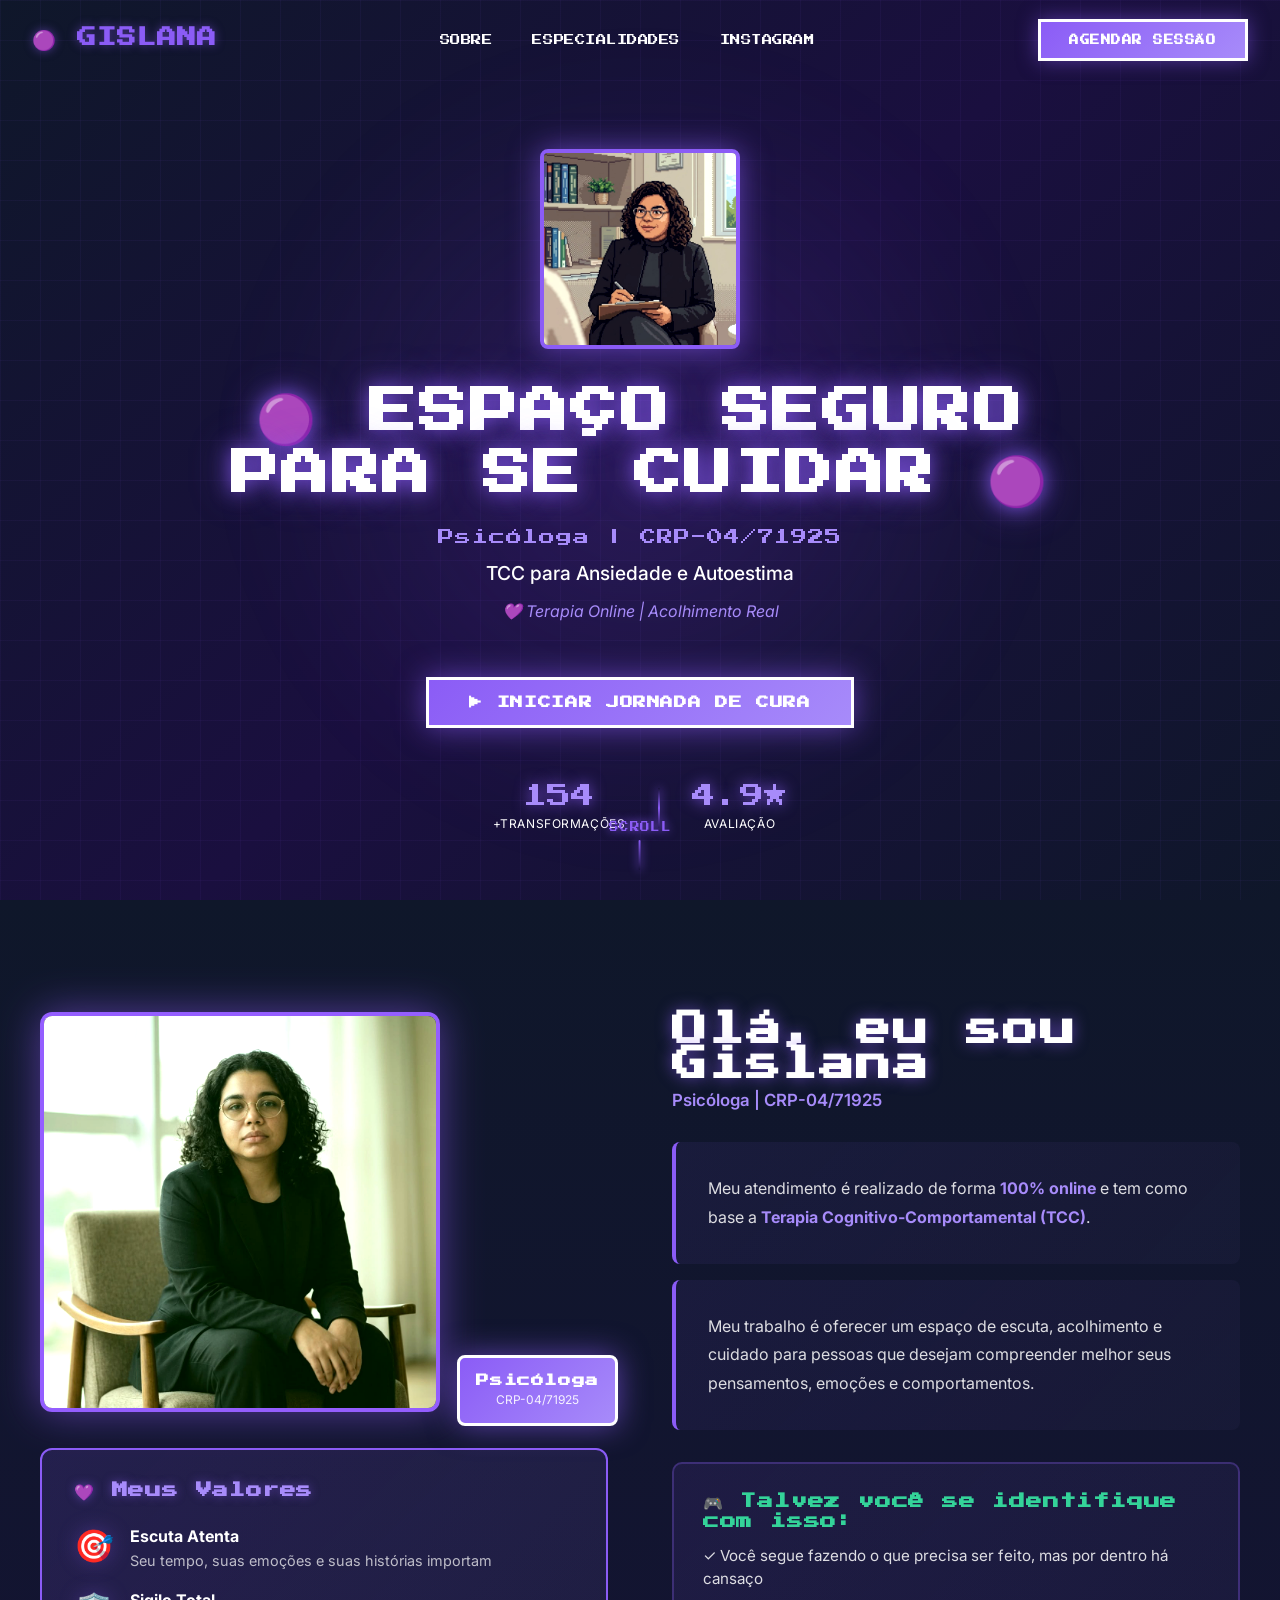
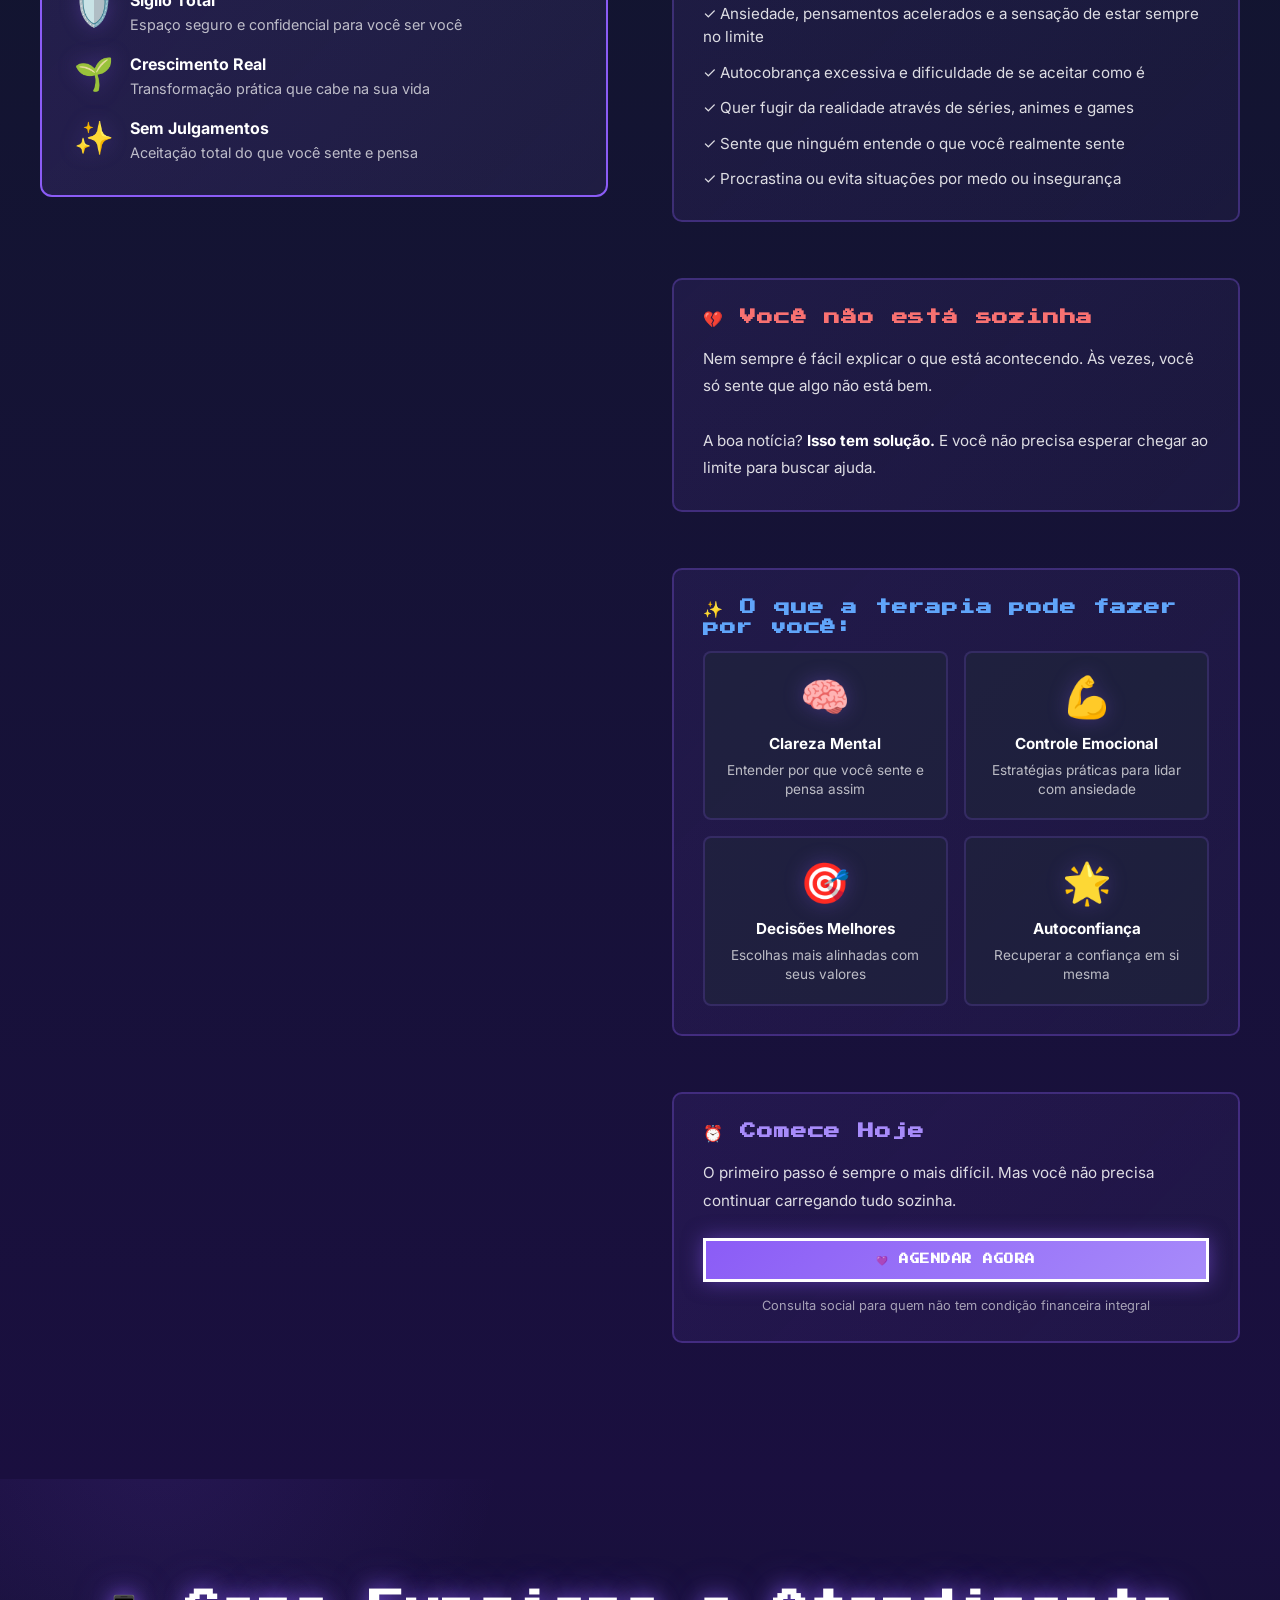
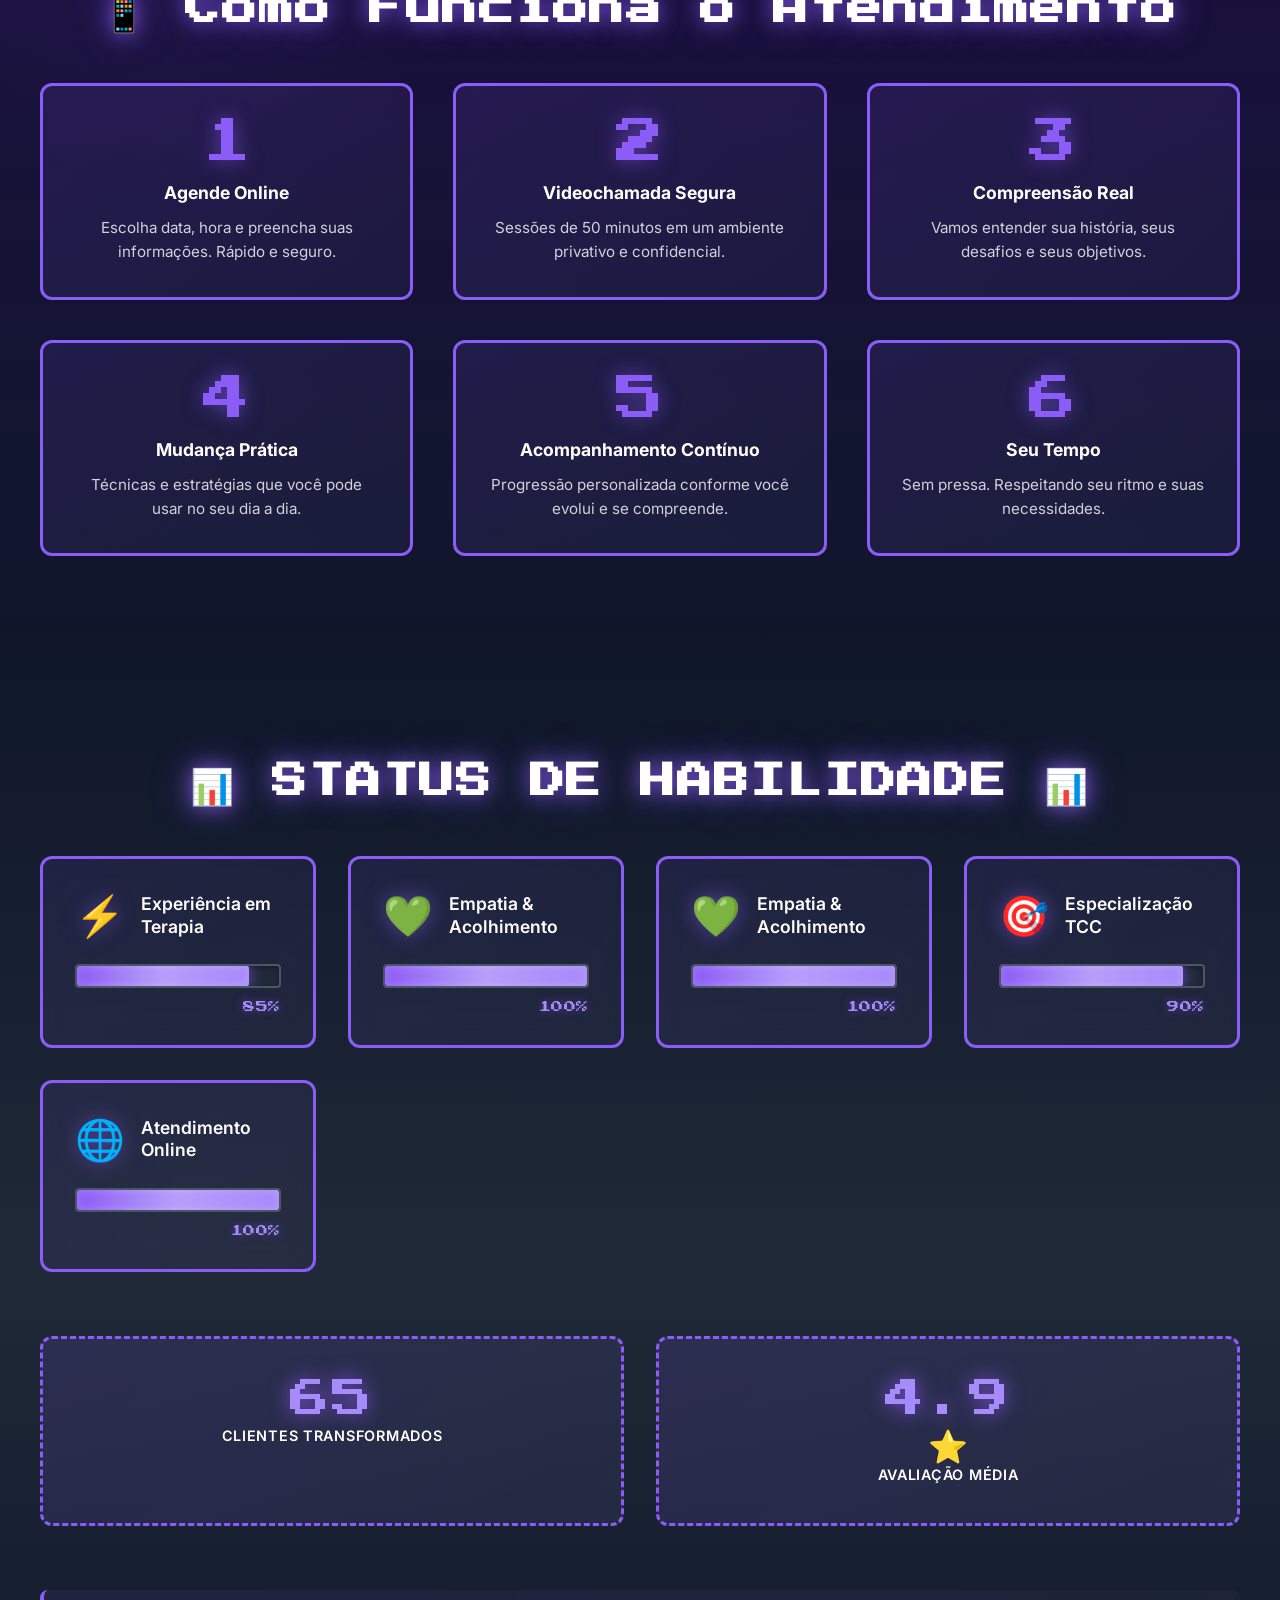
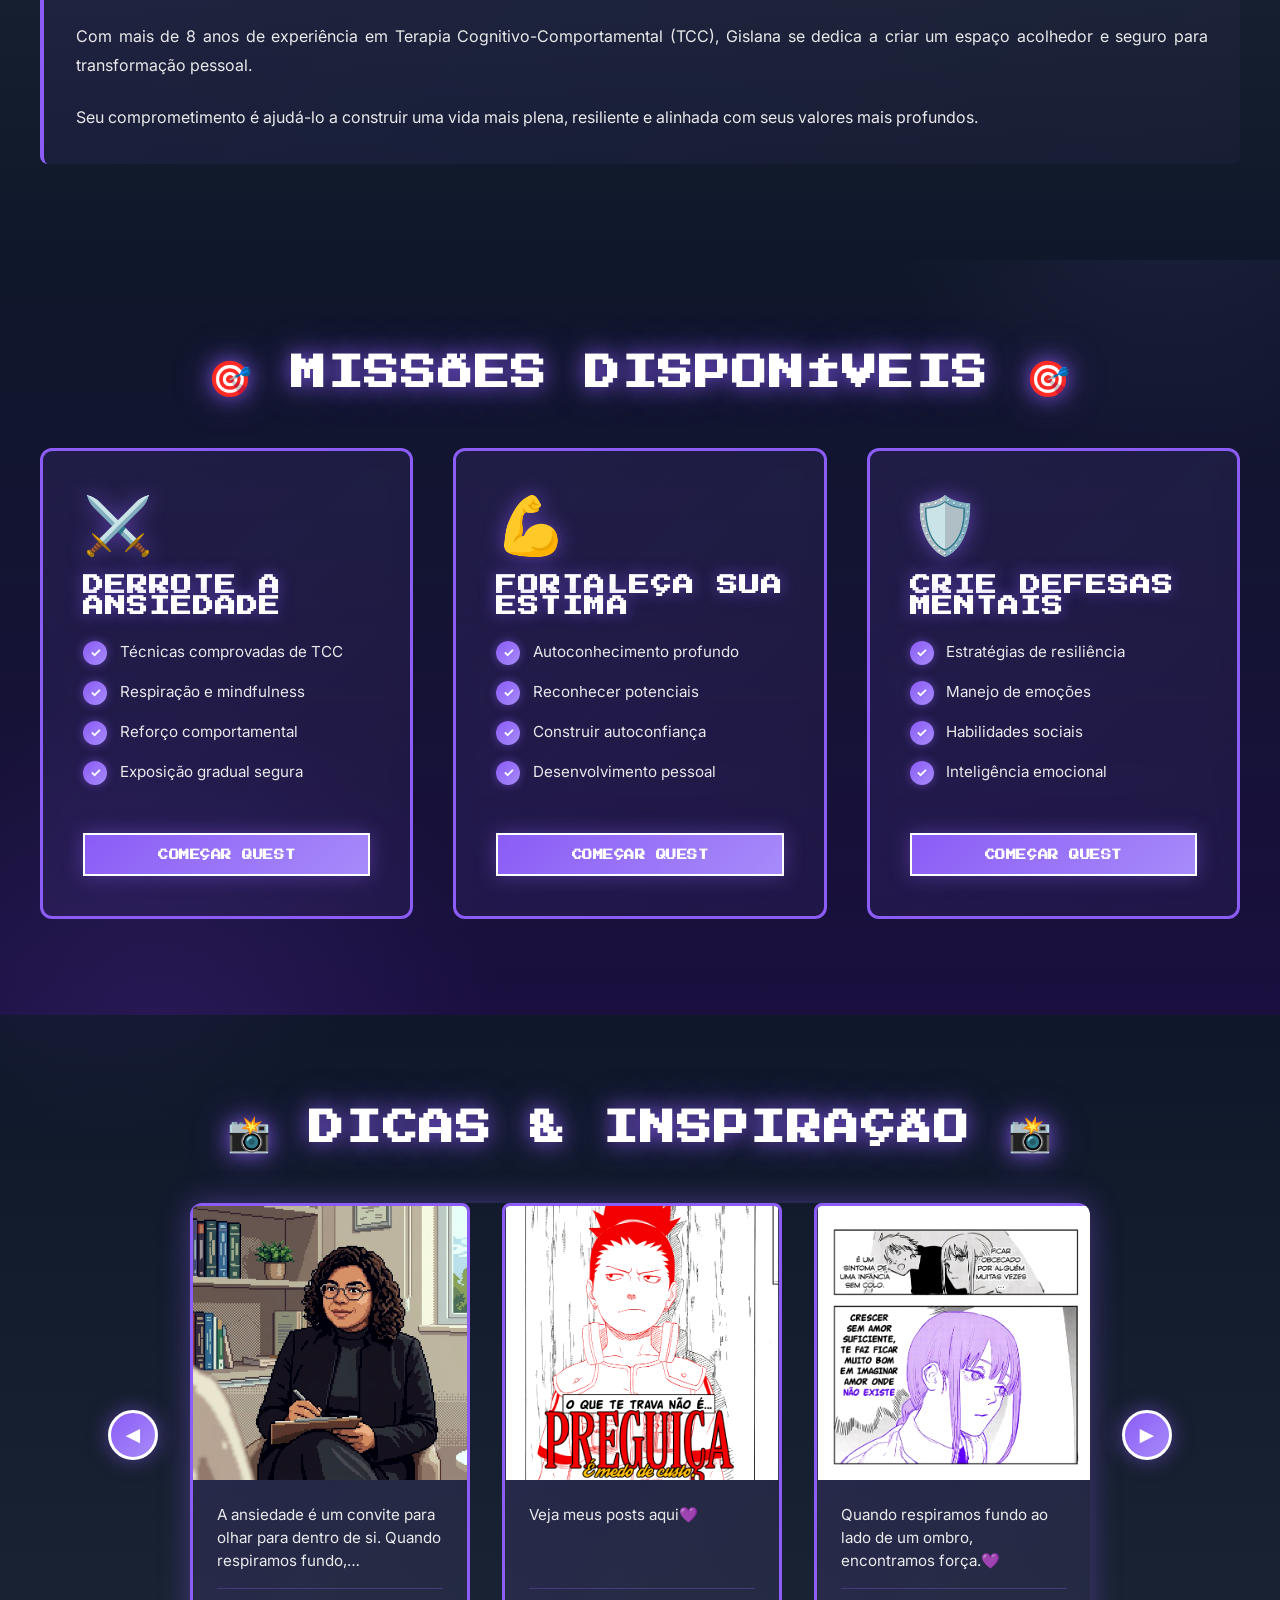
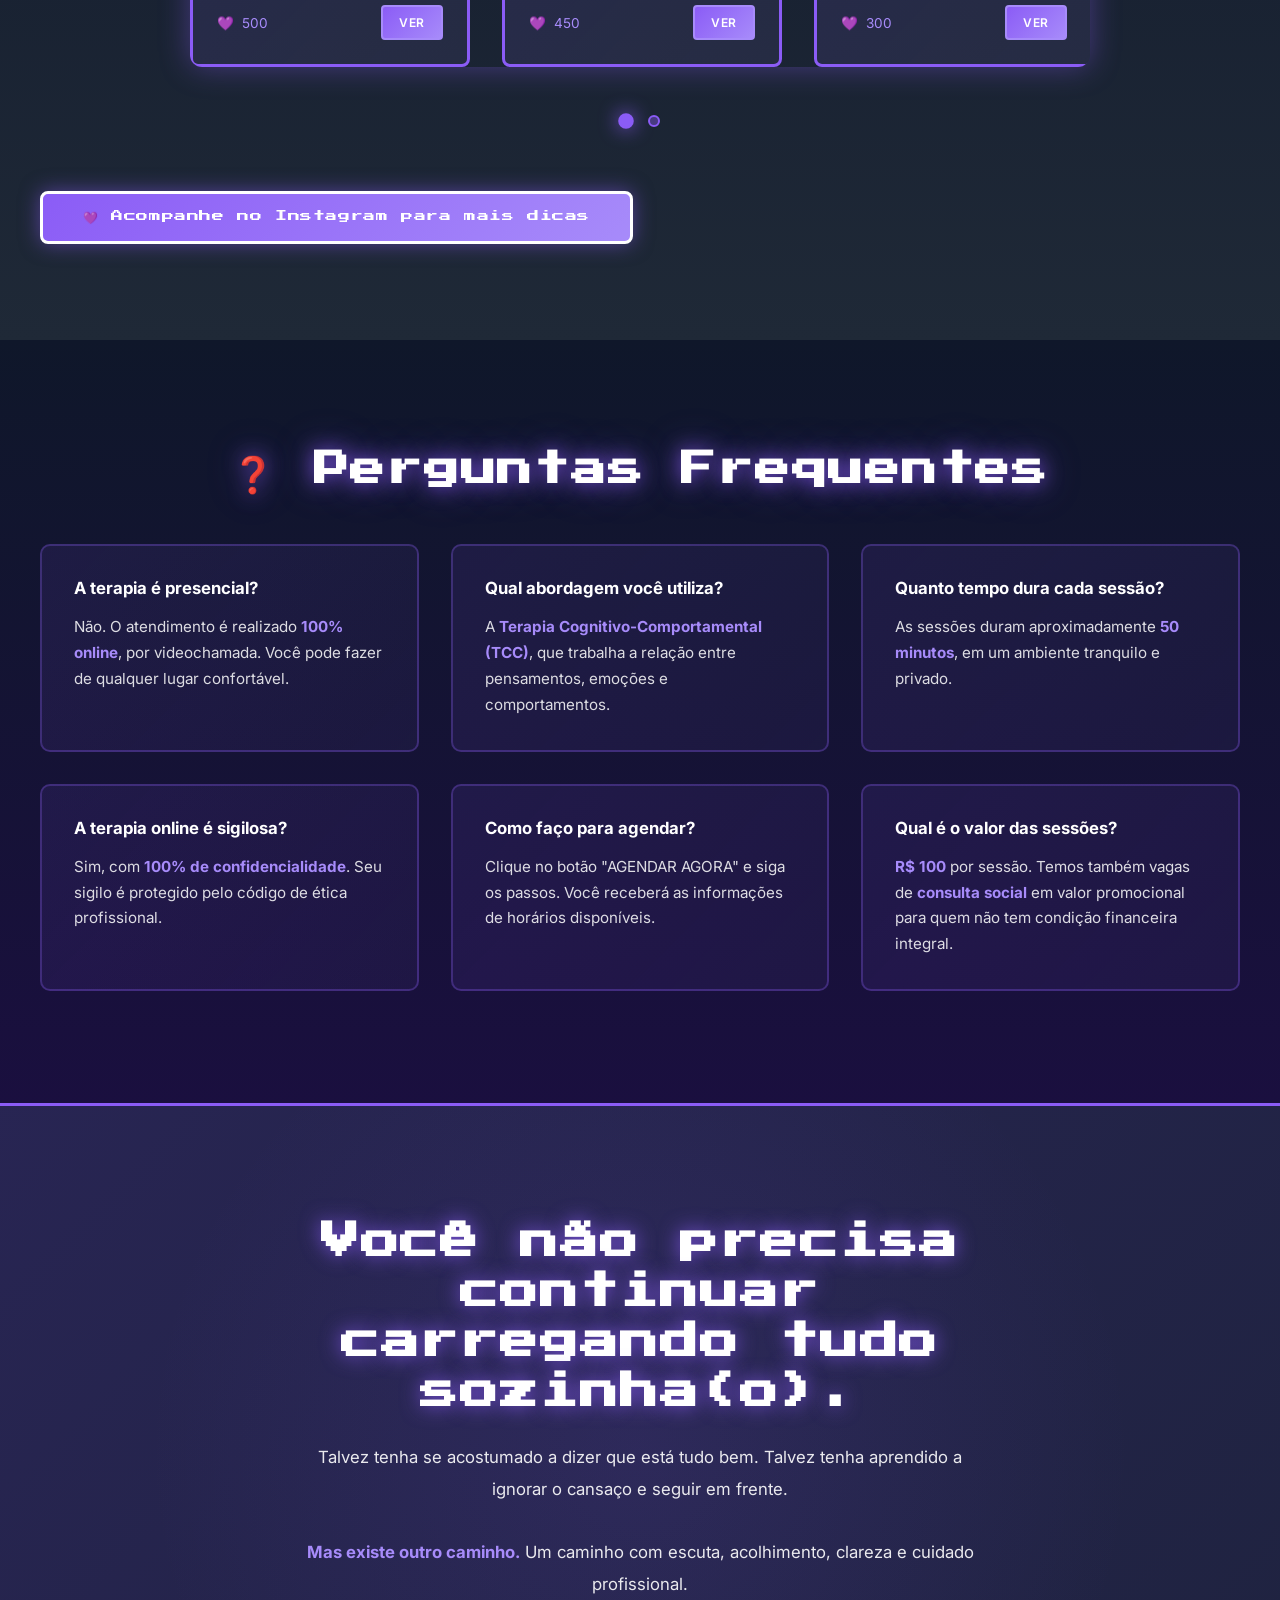
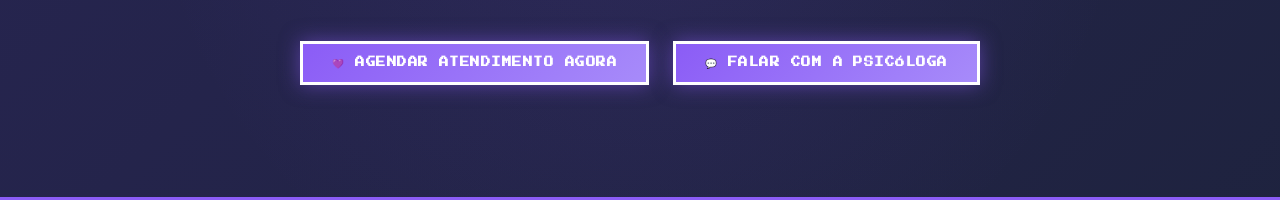
<file: index.html>
<!DOCTYPE html>
<html lang="pt-br">
<html lang="pt-br">

<head>
    <meta charset="UTF-8">
    <meta name="viewport" content="width=device-width, initial-scale=1.0">
    <title>Gislana | Psicóloga - Terapia Online TCC 💜</title>
    <link rel="shortcut icon" href="./assets/logo.jpeg" type="image/png">

    <!-- ==================== OPEN GRAPH (OG) ==================== -->
    <meta property="og:type" content="website">

    <meta property="og:url" content="https://www.piscolana.com.br/">

    <meta property="og:title" content="Gislana | Psicóloga - Terapia Online TCC 💜">
    <meta property="og:description"
        content="🟣 Espaço seguro para se cuidar. Terapia Online especializada em Ansiedade e Autoestima. Sessões de 50 minutos com TCC. Acolhimento real. 💜">
    <meta property="og:image" content="https://www.piscolana.com.br/assets/gislana-home.jpg">
    <meta property="og:image:width" content="1200">
    <meta property="og:image:height" content="630">
    <meta property="og:image:type" content="image/jpeg">
    <meta property="og:locale" content="pt_BR">

    <!-- Twitter Card -->
    <meta name="twitter:card" content="summary_large_image">
    <meta name="twitter:url" content="https://www.piscolana.com.br/">
    <meta name="twitter:title" content="Gislana | Psicóloga - Terapia Online TCC 💜">
    <meta name="twitter:description"
        content="Espaço seguro para se cuidar. Terapia Online TCC para Ansiedade e Autoestima.">
    <meta name="twitter:image" content="https://www.piscolana.com.br/assets/gislana-home.jpg">

    <!-- Standard Meta Tags -->
    <meta name="description"
        content="Psicóloga especializada em TCC. Terapia online para ansiedade e autoestima. Acolhimento real, espaço seguro. Sessões de 50 minutos. 💜">
    <meta name="keywords"
        content="psicóloga, terapia online, TCC, ansiedade, autoestima, psicologia, terapia cognitivo-comportamental">
    <meta name="author" content="Gislana Arantes - Psicóloga CRP-04/71925">
    <meta name="theme-color" content="#a855f7">
    <meta name="robots" content="index, follow">

    <!-- Google Fonts -->
    <link rel="preconnect" href="https://fonts.googleapis.com">
    <link rel="preconnect" href="https://fonts.gstatic.com" crossorigin>
    <link href="https://fonts.googleapis.com/css2?family=Press+Start+2P&family=Inter:wght@400;500;600;700&display=swap"
        rel="stylesheet">

    <!-- CSS -->
    <link rel="stylesheet" href="styles/global.css">
    <link rel="stylesheet" href="styles/navbar.css">
    <link rel="stylesheet" href="styles/hero.css">
    <link rel="stylesheet" href="styles/stats.css">
    <link rel="stylesheet" href="styles/especialidades.css">
    <link rel="stylesheet" href="styles/instagram.css">
    <!-- <link rel="stylesheet" href="styles/comunidade.css"> -->
    <link rel="stylesheet" href="styles/modal.css">
    <link rel="stylesheet" href="styles/responsive.css">
</head>

<body>
    <!-- ==================== NAVBAR ==================== -->
    <header class="navbar" id="navbar">
        <div class="navbar-container">
            <div class="logo">
                <h2 class="logo-text">🟣 GISLANA</h2>
            </div>
            <nav class="nav-menu" id="navMenu">
                <a href="#sobre" class="nav-link">SOBRE</a>
                <a href="#especialidades" class="nav-link">ESPECIALIDADES</a>
                <!-- <a href="#comunidade" class="nav-link">COMUNIDADE</a> -->
                <a href="#instagram" class="nav-link">INSTAGRAM</a>
            </nav>
            <button class="cta-button nav-cta" id="openScheduleBtn">AGENDAR SESSÃO</button>
            <button class="hamburger" id="hamburgerBtn" aria-label="Menu">
                <span></span>
                <span></span>
                <span></span>
            </button>
        </div>
    </header>


    <!-- ==================== HERO ==================== -->
    <section class="hero" id="hero">
        <div class="hero-background">
            <div class="pixel-pattern"></div>
            <div class="hero-glow"></div>
        </div>
        <div class="hero-content">
            <div class="hero-avatar">
                <div class="avatar-frame">
                    <img src="./assets/avatar/avatar01.png" alt="Gislana Arantes" class="avatar-img">
                </div>
            </div>
            <h1 class="hero-title">
                🟣 ESPAÇO SEGURO<br>
                PARA SE CUIDAR 🟣
            </h1>
            <p class="hero-subtitle">Psicóloga | CRP-04/71925</p>
            <p class="hero-description">
                TCC para Ansiedade e Autoestima
            </p>
            <p class="hero-tagline">
                💜 Terapia Online | Acolhimento Real
            </p>
            <button class="hero-cta" id="openScheduleBtn">
                ▶️ INICIAR JORNADA DE CURA
            </button>
            <div class="hero-stats">
                <div class="stat-item">
                    <span class="stat-number" data-count="247">0</span>
                    <span class="stat-label">+Transformações</span>
                </div>
                <div class="stat-divider"></div>
                <div class="stat-item">
                    <span class="stat-number">4.9★</span>
                    <span class="stat-label">Avaliação</span>
                </div>
            </div>
        </div>
        <div class="scroll-indicator">
            <span>SCROLL</span>
            <div class="arrow-down"></div>
        </div>
    </section>

    <!-- ==================== SEÇÃO: SOBRE MIM ==================== -->
    <section class="about-section" id="about">
        <div class="container">
            <div class="about-grid">
                <!-- Esquerda: Imagem + Info -->
                <div class="about-left">
                    <div class="about-image-container">
                        <img src="./assets/gislana-home.jpg" alt="Gislana Arantes Rosa" class="about-image">
                        <div class="about-badge">
                            <span class="badge-text">Psicóloga</span>
                            <span class="badge-crp">CRP-04/71925</span>
                        </div>
                    </div>
                    <!-- Card de Valores -->
                    <div class="values-card">
                        <h3 class="values-title">💜 Meus Valores</h3>
                        <div class="values-list">
                            <div class="value-item">
                                <span class="value-icon">🎯</span>
                                <div class="value-text">
                                    <h4>Escuta Atenta</h4>
                                    <p>Seu tempo, suas emoções e suas histórias importam</p>
                                </div>
                            </div>
                            <div class="value-item">
                                <span class="value-icon">🛡️</span>
                                <div class="value-text">
                                    <h4>Sigilo Total</h4>
                                    <p>Espaço seguro e confidencial para você ser você</p>
                                </div>
                            </div>
                            <div class="value-item">
                                <span class="value-icon">🌱</span>
                                <div class="value-text">
                                    <h4>Crescimento Real</h4>
                                    <p>Transformação prática que cabe na sua vida</p>
                                </div>
                            </div>
                            <div class="value-item">
                                <span class="value-icon">✨</span>
                                <div class="value-text">
                                    <h4>Sem Julgamentos</h4>
                                    <p>Aceitação total do que você sente e pensa</p>
                                </div>
                            </div>
                        </div>
                    </div>
                </div>

                <!-- Direita: Texto + Gatilhos -->
                <div class="about-right">
                    <div class="about-header">
                        <h2 class="about-title">Olá, eu sou Gislana</h2>
                        <p class="about-subtitle">Psicóloga | CRP-04/71925</p>
                    </div>
                    <!-- Introdução -->
                    <div class="about-intro">
                        <p class="about-text">
                            Meu atendimento é realizado de forma <strong>100% online</strong> e tem como base a
                            <strong>Terapia Cognitivo-Comportamental (TCC)</strong>.
                        </p>
                        <p class="about-text">
                            Meu trabalho é oferecer um espaço de escuta, acolhimento e cuidado para pessoas que desejam
                            compreender melhor seus pensamentos, emoções e comportamentos.
                        </p>
                    </div>

                    <!-- GATILHO 1: Identificação -->
                    <div class="trigger-box trigger-identification">
                        <h3 class="trigger-title">🎮 Talvez você se identifique com isso:</h3>
                        <ul class="trigger-list">
                            <li>✓ Você segue fazendo o que precisa ser feito, mas por dentro há cansaço</li>
                            <li>✓ Ansiedade, pensamentos acelerados e a sensação de estar sempre no limite</li>
                            <li>✓ Autocobrança excessiva e dificuldade de se aceitar como é</li>
                            <li>✓ Quer fugir da realidade através de séries, animes e games</li>
                            <li>✓ Sente que ninguém entende o que você realmente sente</li>
                            <li>✓ Procrastina ou evita situações por medo ou insegurança</li>
                        </ul>
                    </div>

                    <!-- GATILHO 2: Validação Emocional -->
                    <div class="trigger-box trigger-validation">
                        <h3 class="trigger-title">💔 Você não está sozinha</h3>
                        <p class="trigger-text">
                            Nem sempre é fácil explicar o que está acontecendo. Às vezes, você só sente que algo não
                            está bem.
                            <br><br>
                            A boa notícia? <strong>Isso tem solução.</strong> E você não precisa esperar chegar ao
                            limite para buscar ajuda.
                        </p>
                    </div>

                    <!-- GATILHO 3: Transformação -->
                    <div class="trigger-box trigger-transformation">
                        <h3 class="trigger-title">✨ O que a terapia pode fazer por você:</h3>
                        <div class="transformation-grid">
                            <div class="transformation-item">
                                <span class="transformation-icon">🧠</span>
                                <h4>Clareza Mental</h4>
                                <p>Entender por que você sente e pensa assim</p>
                            </div>
                            <div class="transformation-item">
                                <span class="transformation-icon">💪</span>
                                <h4>Controle Emocional</h4>
                                <p>Estratégias práticas para lidar com ansiedade</p>
                            </div>
                            <div class="transformation-item">
                                <span class="transformation-icon">🎯</span>
                                <h4>Decisões Melhores</h4>
                                <p>Escolhas mais alinhadas com seus valores</p>
                            </div>
                            <div class="transformation-item">
                                <span class="transformation-icon">🌟</span>
                                <h4>Autoconfiança</h4>
                                <p>Recuperar a confiança em si mesma</p>
                            </div>
                        </div>
                    </div>

                    <!-- GATILHO 4: Urgência + CTA -->
                    <div class="trigger-box trigger-cta">
                        <h3 class="trigger-title">⏰ Comece Hoje</h3>
                        <p class="trigger-text">
                            O primeiro passo é sempre o mais difícil. Mas você não precisa continuar carregando tudo
                            sozinha.
                        </p>
                        <button class="cta-button cta-large" id="openScheduleBtn2">
                            💜 AGENDAR AGORA
                        </button>
                        <p class="trigger-small">Consulta social para quem não tem condição financeira integral</p>
                    </div>
                </div>
            </div>
        </div>
    </section>

    <!-- ==================== SEÇÃO: COMO FUNCIONA ==================== -->
    <section class="how-it-works-section">
        <div class="container">
            <h2 class="section-title">📱 Como Funciona o Atendimento</h2>
            <div class="how-it-works-grid">
                <div class="how-it-works-card">
                    <div class="how-it-works-number">1</div>
                    <h3>Agende Online</h3>
                    <p>Escolha data, hora e preencha suas informações. Rápido e seguro.</p>
                </div>
                <div class="how-it-works-card">
                    <div class="how-it-works-number">2</div>
                    <h3>Videochamada Segura</h3>
                    <p>Sessões de 50 minutos em um ambiente privativo e confidencial.</p>
                </div>
                <div class="how-it-works-card">
                    <div class="how-it-works-number">3</div>
                    <h3>Compreensão Real</h3>
                    <p>Vamos entender sua história, seus desafios e seus objetivos.</p>
                </div>
                <div class="how-it-works-card">
                    <div class="how-it-works-number">4</div>
                    <h3>Mudança Prática</h3>
                    <p>Técnicas e estratégias que você pode usar no seu dia a dia.</p>
                </div>
                <div class="how-it-works-card">
                    <div class="how-it-works-number">5</div>
                    <h3>Acompanhamento Contínuo</h3>
                    <p>Progressão personalizada conforme você evolui e se compreende.</p>
                </div>
                <div class="how-it-works-card">
                    <div class="how-it-works-number">6</div>
                    <h3>Seu Tempo</h3>
                    <p>Sem pressa. Respeitando seu ritmo e suas necessidades.</p>
                </div>
            </div>
        </div>
    </section>

    <!-- ==================== STATS ==================== -->
    <section class="stats-section" id="sobre">
        <div class="container">
            <h2 class="section-title">📊 STATUS DE HABILIDADE 📊</h2>
            <div class="stats-grid">
                <div class="stat-card">
                    <div class="stat-card-header">
                        <span class="stat-icon">⚡</span>
                        <h3 class="stat-name">Experiência em Terapia</h3>
                    </div>
                    <div class="progress-bar">
                        <div class="progress-fill" style="--progress: 85%"></div>
                    </div>
                    <span class="progress-text">85%</span>
                </div>
                <div class="stat-card">
                    <div class="stat-card-header">
                        <span class="stat-icon">💚</span>
                        <h3 class="stat-name">Empatia & Acolhimento</h3>
                    </div>
                    <div class="progress-bar">
                        <div class="progress-fill" style="--progress: 100%"></div>
                    </div>
                    <span class="progress-text">100%</span>
                </div>
                <div class="stat-card">
                    <div class="stat-card-header">
                        <span class="stat-icon">💚</span>
                        <h3 class="stat-name">Empatia & Acolhimento</h3>
                    </div>
                    <div class="progress-bar">
                        <div class="progress-fill" style="--progress: 100%"></div>
                    </div>
                    <span class="progress-text">100%</span>
                </div>

                <div class="stat-card">
                    <div class="stat-card-header">
                        <span class="stat-icon">🎯</span>
                        <h3 class="stat-name">Especialização TCC</h3>
                    </div>
                    <div class="progress-bar">
                        <div class="progress-fill" style="--progress: 90%"></div>
                    </div>
                    <span class="progress-text">90%</span>
                </div>

                <div class="stat-card">
                    <div class="stat-card-header">
                        <span class="stat-icon">🌐</span>
                        <h3 class="stat-name">Atendimento Online</h3>
                    </div>
                    <div class="progress-bar">
                        <div class="progress-fill" style="--progress: 100%"></div>
                    </div>
                    <span class="progress-text">100%</span>
                </div>
            </div>

            <div class="stats-highlights">
                <div class="highlight-card">
                    <div class="highlight-number" data-count="247">0</div>
                    <p class="highlight-label">Clientes Transformados</p>
                </div>
                <div class="highlight-card">
                    <div class="highlight-number">4.9</div>
                    <span class="highlight-rating">⭐</span>
                    <p class="highlight-label">Avaliação Média</p>
                </div>
            </div>

            <div class="about-text">
                <p>Com mais de 8 anos de experiência em Terapia Cognitivo-Comportamental (TCC), Gislana se dedica a
                    criar um espaço acolhedor e seguro para transformação pessoal.</p>
                <p>Seu comprometimento é ajudá-lo a construir uma vida mais plena, resiliente e alinhada com seus
                    valores mais profundos.</p>
            </div>
        </div>
    </section>

    <!-- ==================== ESPECIALIDADES ==================== -->
    <section class="especialidades-section" id="especialidades">
        <div class="container">
            <h2 class="section-title">🎯 MISSÕES DISPONÍVEIS 🎯</h2>
            <div class="quests-grid">
                <div class="quest-card">
                    <div class="quest-icon">⚔️</div>
                    <h3 class="quest-title">DERROTE A ANSIEDADE</h3>
                    <ul class="quest-features">
                        <li><span class="feature-icon">✓</span><span>Técnicas comprovadas de TCC</span></li>
                        <li><span class="feature-icon">✓</span><span>Respiração e mindfulness</span></li>
                        <li><span class="feature-icon">✓</span><span>Reforço comportamental</span></li>
                        <li><span class="feature-icon">✓</span><span>Exposição gradual segura</span></li>
                    </ul>
                    <button class="quest-btn"
                        onclick="document.getElementById('scheduleModal').style.display='flex'">COMEÇAR QUEST</button>
                </div>

                <div class="quest-card">
                    <div class="quest-icon">💪</div>
                    <h3 class="quest-title">FORTALEÇA SUA ESTIMA</h3>
                    <ul class="quest-features">
                        <li><span class="feature-icon">✓</span><span>Autoconhecimento profundo</span></li>
                        <li><span class="feature-icon">✓</span><span>Reconhecer potenciais</span></li>
                        <li><span class="feature-icon">✓</span><span>Construir autoconfiança</span></li>
                        <li><span class="feature-icon">✓</span><span>Desenvolvimento pessoal</span></li>
                    </ul>
                    <button class="quest-btn"
                        onclick="document.getElementById('scheduleModal').style.display='flex'">COMEÇAR QUEST</button>
                </div>

                <div class="quest-card">
                    <div class="quest-icon">🛡️</div>
                    <h3 class="quest-title">CRIE DEFESAS MENTAIS</h3>
                    <ul class="quest-features">
                        <li><span class="feature-icon">✓</span><span>Estratégias de resiliência</span></li>
                        <li><span class="feature-icon">✓</span><span>Manejo de emoções</span></li>
                        <li><span class="feature-icon">✓</span><span>Habilidades sociais</span></li>
                        <li><span class="feature-icon">✓</span><span>Inteligência emocional</span></li>
                    </ul>
                    <button class="quest-btn"
                        onclick="document.getElementById('scheduleModal').style.display='flex'">COMEÇAR QUEST</button>
                </div>
            </div>
        </div>
    </section>

    <!-- ==================== INSTAGRAM ==================== -->
    <section class="instagram-section" id="instagram">
        <div class="container">
            <h2 class="section-title">📸 DICAS & INSPIRAÇÃO 📸</h2>
            <div class="carousel-container">
                <button class="carousel-btn carousel-prev" id="prevBtn" aria-label="Anterior">◄</button>
                <div class="carousel-wrapper">
                    <div class="carousel" id="carousel">
                        <!-- POST 1 -->
                        <div class="carousel-slide">
                            <div class="instagram-card">
                                <img src="./assets/gislana08bits.jpg" alt="Post 1" class="instagram-image">
                                <div class="instagram-content">
                                    <p class="instagram-caption">A ansiedade é um convite para olhar para dentro de
                                        si. Quando respiramos fundo, encontramos força.💜</p>
                                    <div class="instagram-meta">
                                        <span class="instagram-likes"><span>💜</span><span>500</span></span>
                                        <a href="https://www.instagram.com/psicologalana/" target="_blank"
                                            class="instagram-link-btn">Ver</a>
                                    </div>
                                </div>
                            </div>
                        </div>

                        <!-- POST 2 -->
                        <div class="carousel-slide">
                            <div class="instagram-card">
                                <img src="./assets/ig-2.png" alt="Post 2" class="instagram-image">
                                <div class="instagram-content">
                                    <p class="instagram-caption">Veja meus posts aqui💜</p>
                                    <div class="instagram-meta">
                                        <span class="instagram-likes"><span>💜</span><span>450</span></span>
                                        <a href="https://www.instagram.com/psicologalana/" target="_blank"
                                            class="instagram-link-btn">Ver</a>
                                    </div>
                                </div>
                            </div>
                        </div>

                        <!-- POST 3 -->
                        <div class="carousel-slide">
                            <div class="instagram-card">
                                <img src="./assets/ig-3.png" alt="Post 3" class="instagram-image">
                                <div class="instagram-content">
                                    <p class="instagram-caption">Quando respiramos fundo ao lado de um ombro,
                                        encontramos força.💜</p>
                                    <div class="instagram-meta">
                                        <span class="instagram-likes"><span>💜</span><span>300</span></span>
                                        <a href="https://www.instagram.com/psicologalana/" target="_blank"
                                            class="instagram-link-btn">Ver</a>
                                    </div>
                                </div>
                            </div>
                        </div>

                        <!-- POST 4 -->
                        <div class="carousel-slide">
                            <div class="instagram-card">
                                <img src="./assets/ig-4.png" alt="Post 4" class="instagram-image">
                                <div class="instagram-content">
                                    <p class="instagram-caption">Você é merecedor de amor e cuidado. Especialmente
                                        do seu próprio amor. Comece hoje! 💜</p>
                                    <div class="instagram-meta">
                                        <span class="instagram-likes"><span>💜</span><span>300</span></span>
                                        <a href="https://www.instagram.com/psicologalana/" target="_blank"
                                            class="instagram-link-btn">Ver</a>
                                    </div>
                                </div>
                            </div>
                        </div>

                        <!-- POST 5 -->
                        <div class="carousel-slide">
                            <div class="instagram-card">
                                <img src="./assets/ig-5.png" alt="Post 5" class="instagram-image">
                                <div class="instagram-content">
                                    <p class="instagram-caption">Mindfulness não é escapar do presente, é abraçá-lo
                                        com gentileza. Pratique hoje! 🧘‍♀️💜</p>
                                    <div class="instagram-meta">
                                        <span class="instagram-likes"><span>💜</span><span>300</span></span>
                                        <a href="https://www.instagram.com/psicologalana/" target="_blank"
                                            class="instagram-link-btn">Ver</a>
                                    </div>
                                </div>
                            </div>
                        </div>

                        <!-- POST 6 -->
                        <div class="carousel-slide">
                            <div class="instagram-card">
                                <img src="./assets/ig-6.png" alt="Post 6" class="instagram-image">
                                <div class="instagram-content">
                                    <p class="instagram-caption">Resiliência é a capacidade de se levantar mais
                                        forte. Você tem isso em você! 💪💜</p>
                                    <div class="instagram-meta">
                                        <span class="instagram-likes"><span>💜</span><span>598</span></span>
                                        <a href="https://www.instagram.com/psicologalana/" target="_blank"
                                            class="instagram-link-btn">Ver</a>
                                    </div>
                                </div>
                            </div>
                        </div>
                    </div>
                </div>
                <button class="carousel-btn carousel-next" id="nextBtn" aria-label="Próximo">►</button>
            </div>
            <div class="carousel-indicators" id="indicators"></div>
            <a href="https://www.instagram.com/psicologalana/" target="_blank" class="instagram-link">
                💜 Acompanhe no Instagram para mais dicas
            </a>
        </div>
    </section>

    <!-- ==================== SEÇÃO: FAQ ==================== -->
    <section class="faq-section">
        <div class="container">
            <h2 class="section-title">❓ Perguntas Frequentes</h2>
            <div class="faq-grid">
                <div class="faq-card">
                    <h3 class="faq-question">A terapia é presencial?</h3>
                    <p class="faq-answer">Não. O atendimento é realizado <strong>100% online</strong>, por videochamada.
                        Você pode fazer de qualquer lugar confortável.</p>
                </div>
                <div class="faq-card">
                    <h3 class="faq-question">Qual abordagem você utiliza?</h3>
                    <p class="faq-answer">A <strong>Terapia Cognitivo-Comportamental (TCC)</strong>, que trabalha a
                        relação entre pensamentos, emoções e comportamentos.</p>
                </div>
                <div class="faq-card">
                    <h3 class="faq-question">Quanto tempo dura cada sessão?</h3>
                    <p class="faq-answer">As sessões duram aproximadamente <strong>50 minutos</strong>, em um ambiente
                        tranquilo e privado.</p>
                </div>
                <div class="faq-card">
                    <h3 class="faq-question">A terapia online é sigilosa?</h3>
                    <p class="faq-answer">Sim, com <strong>100% de confidencialidade</strong>. Seu sigilo é protegido
                        pelo código de ética profissional.</p>
                </div>
                <div class="faq-card">
                    <h3 class="faq-question">Como faço para agendar?</h3>
                    <p class="faq-answer">Clique no botão "AGENDAR AGORA" e siga os passos. Você receberá as informações
                        de horários disponíveis.</p>
                </div>
                <div class="faq-card">
                    <h3 class="faq-question">Qual é o valor das sessões?</h3>
                    <p class="faq-answer"><strong>R$ 100</strong> por sessão. Temos também vagas de <strong>consulta
                            social</strong> em valor promocional para quem não tem condição financeira integral.</p>
                </div>
            </div>
        </div>
    </section>

    <!-- ==================== COMUNIDADE ==================== -->
    <!-- <section class="comunidade-section" id="comunidade">
        <div class="container">
            <div class="comunidade-card">
                <div class="comunidade-header">
                    <h2 class="comunidade-title">🎮 COMUNIDADE GEEK NO WHATSAPP 🎮</h2>
                </div>
                <div class="comunidade-content">
                    <p class="comunidade-description">
                        "Anime, games, séries, RPG, tecnologia e conversas legais"
                    </p>
                    <div class="comunidade-highlight">
                        <p>💜 Um espaço leve pra fazer amizades <strong>SEM PRESSÃO</strong></p>
                    </div>
                    <div class="comunidade-topics">
                        <h3>Tópicos da Comunidade:</h3>
                        <ul>
                            <li><span class="topic-icon">🎌</span><span>Discussões sobre anime/games</span></li>
                            <li><span class="topic-icon">💻</span><span>Dicas de tecnologia</span></li>
                            <li><span class="topic-icon">🤝</span><span>Apoio comunitário saudável</span></li>
                            <li><span class="topic-icon">🎬</span><span>Recomendações de séries e filmes</span></li>
                            <li><span class="topic-icon">🎵</span><span>Compartilhamento de músicas</span></li>
                        </ul>
                    </div>
                    <a href="https://chat.whatsapp.com/J62EZoLZJCvLWBfdFCeDbL" target="_blank" class="comunidade-btn">
                        ▶️ ENTRAR NA COMUNIDADE
                    </a>
                    <p class="comunidade-bonus">✨ BONUS: Sorteios exclusivos e eventos especiais para membros!</p>
                </div>
            </div>
        </div>
    </section> -->

    <!-- ==================== SEÇÃO: CALL TO ACTION FINAL ==================== -->
    <section class="final-cta-section">
        <div class="container">
            <div class="final-cta-content">
                <h2 class="final-cta-title">Você não precisa continuar carregando tudo sozinha(o).</h2>
                <p class="final-cta-text">
                    Talvez tenha se acostumado a dizer que está tudo bem. Talvez tenha aprendido a ignorar o cansaço e
                    seguir em frente.<br>
                    <br>
                    <strong>Mas existe outro caminho.</strong> Um caminho com escuta, acolhimento, clareza e cuidado
                    profissional.
                </p>
                <div class="final-cta-buttons">
                    <button class="cta-button cta-primary" id="openScheduleBtn3">
                        💜 AGENDAR ATENDIMENTO AGORA
                    </button>
                    <a href="https://www.instagram.com/direct/t/17844047312895467/" target="_blank"
                        class="cta-button cta-secondary">
                        💬 FALAR COM A PSICÓLOGA
                    </a>
                </div>
            </div>
        </div>
    </section>

    <!-- ==================== MODAL DE AGENDAMENTO (ÚNICA INSTÂNCIA) ==================== -->
    <div class="schedule-modal" id="scheduleModal">
        <div class="modal-overlay" id="modalOverlay"></div>
        <div class="modal-content">
            <button class="modal-close" id="closeScheduleBtn">✕</button>

            <!-- STEP 1: CALENDÁRIO -->
            <div class="schedule-step" id="step1">
                <div class="step-header">
                    <h2 class="step-title">📅 AGENDE SUA SESSÃO 📅</h2>
                    <p class="step-subtitle">Escolha uma data e horário disponíveis</p>
                </div>
                <div class="schedule-form">
                    <div class="calendar-section">
                        <h3 class="form-section-title">Selecione uma Data:</h3>
                        <div class="calendar-header">
                            <button class="calendar-nav-btn" id="prevMonth">◄</button>
                            <h4 class="calendar-month" id="currentMonth">Janeiro 2024</h4>
                            <button class="calendar-nav-btn" id="nextMonth">►</button>
                        </div>
                        <div class="calendar-weekdays">
                            <div class="weekday">SEG</div>
                            <div class="weekday">TER</div>
                            <div class="weekday">QUA</div>
                            <div class="weekday">QUI</div>
                            <div class="weekday">SEX</div>
                            <div class="weekday disabled">SÁB</div>
                            <div class="weekday disabled">DOM</div>
                        </div>
                        <div class="calendar-days" id="calendarDays">
                            <!-- Gerado por JavaScript -->
                        </div>
                    </div>

                    <div class="times-section" id="timesSection" style="display: none;">
                        <h3 class="form-section-title">Horários Disponíveis:</h3>
                        <p class="times-subtitle" id="selectedDateDisplay"></p>
                        <div class="times-grid" id="timesGrid">
                            <!-- Gerado por JavaScript -->
                        </div>
                    </div>

                    <div class="schedule-actions">
                        <button class="schedule-btn" id="nextStepBtn" disabled>
                            ▶️ PRÓXIMO: PREENCHER DADOS
                        </button>
                    </div>
                </div>
            </div>

            <!-- STEP 2: FORMULÁRIO -->
            <div class="schedule-step" id="step2" style="display: none;">
                <div class="step-header">
                    <h2 class="step-title">🎭 CONTE SOBRE VOCÊ 🎭</h2>
                    <p class="step-subtitle">Informações para sua primeira sessão</p>
                </div>
                <form class="schedule-form" id="scheduleForm" novalidate>
                    <div class="form-group">
                        <label for="userName" class="form-label">Nome Completo *</label>
                        <input type="text" id="userName" class="form-input" placeholder="Seu nome completo"
                            minlength="3" maxlength="100" required>
                        <span class="form-validation" id="userNameValidation"></span>
                    </div>

                    <div class="form-group">
                        <label for="userEmail" class="form-label">Email *</label>
                        <input type="email" id="userEmail" class="form-input" placeholder="seu.email@exemplo.com"
                            required>
                        <span class="form-validation" id="userEmailValidation"></span>
                    </div>

                    <div class="form-group">
                        <label for="userWhatsapp" class="form-label">WhatsApp (com DDD) *</label>
                        <input type="tel" id="userWhatsapp" class="form-input" placeholder="(11) 99999-9999" required>
                        <span class="form-validation" id="userWhatsappValidation"></span>
                        <small class="form-hint">Usaremos para entrar em contato</small>
                    </div>

                    <div class="form-group">
                        <label for="userDescription" class="form-label">O que você gostaria de trabalhar? *</label>
                        <textarea id="userDescription" class="form-textarea"
                            placeholder="Descreva seus desafios, objetivos e o que espera da terapia..." minlength="10"
                            maxlength="500" rows="5" required></textarea>
                        <div class="textarea-footer">
                            <span class="textarea-counter">
                                <span id="charCount">0</span>/500
                            </span>
                        </div>
                    </div>

                    <div class="form-summary">
                        <h4>Resumo da sua Sessão:</h4>
                        <div class="summary-item">
                            <span class="summary-label">📅 Data:</span>
                            <span class="summary-value" id="summaryDate">--</span>
                        </div>
                        <div class="summary-item">
                            <span class="summary-label">🕐 Horário:</span>
                            <span class="summary-value" id="summaryTime">--</span>
                        </div>
                    </div>

                    <div class="schedule-actions schedule-actions-double">
                        <button type="button" class="schedule-btn schedule-btn-secondary" id="backStepBtn">
                            ◄ VOLTAR
                        </button>
                        <button type="submit" class="schedule-btn" id="confirmScheduleBtn">
                            ✓ CONFIRMAR
                        </button>
                    </div>
                </form>
            </div>


            <!-- STEP 3: CONFIRMAÇÃO -->
            <div class="schedule-step" id="step3" style="display: none;">
                <div class="confirmation-content">
                    <div class="confirmation-icon">✨</div>
                    <h2 class="confirmation-title">RESUMO DA SUA SESSÃO</h2>
                    <p class="confirmation-text">
                        Confira seus dados antes de enviar para o WhatsApp 📱
                    </p>

                    <div class="confirmation-details">
                        <h3>👤 Seus Dados:</h3>
                        <div class="detail-item">
                            <span class="detail-label">Nome:</span>
                            <span class="detail-value" id="confirmName">-</span>
                        </div>
                        <div class="detail-item">
                            <span class="detail-label">Email:</span>
                            <span class="detail-value" id="confirmEmail">-</span>
                        </div>
                        <div class="detail-item">
                            <span class="detail-label">WhatsApp:</span>
                            <span class="detail-value" id="confirmWhatsapp">-</span>
                        </div>

                        <h3 style="margin-top: 20px;">📅 Data & Horário:</h3>
                        <div class="detail-item">
                            <span class="detail-label">Data:</span>
                            <span class="detail-value" id="confirmDate">-</span>
                        </div>
                        <div class="detail-item">
                            <span class="detail-label">Horário:</span>
                            <span class="detail-value" id="confirmTime">-</span>
                        </div>

                        <h3 style="margin-top: 20px;">🎯 O que você vai trabalhar:</h3>
                        <div class="detail-item">
                            <span class="detail-value" id="confirmDescription"
                                style="text-align: left; font-size: 14px; line-height: 1.6;">-</span>
                        </div>
                    </div>

                    <div class="confirmation-next-steps">
                        <p style="color: #a855f7; font-size: 14px; margin-bottom: 20px;">
                            ✓ Ao clicar em "ENVIAR", uma mensagem será aberta no WhatsApp com todos esses dados.
                            <br><br>
                            💜 Você só precisa revisar e clicar em ENVIAR.
                        </p>
                    </div>

                    <div class="schedule-actions schedule-actions-double">
                        <button type="button" class="schedule-btn schedule-btn-secondary" id="backStepBtn2">
                            ◄ VOLTAR E EDITAR
                        </button>
                        <button class="schedule-btn" id="whatsappBtn">
                            💬 ENVIAR VIA WHATSAPP
                        </button>
                    </div>
                </div>
            </div>
            <!-- <div class="schedule-step" id="step3" style="display: none;">
                <div class="confirmation-content">
                    <div class="confirmation-icon">✨</div>
                    <h2 class="confirmation-title">SUA JORNADA COMEÇOU!</h2>
                    <p class="confirmation-text">
                        Parabéns por dar este primeiro passo! 🎉
                    </p>

                    <div class="confirmation-details">
                        <h3>Seus dados:</h3>
                        <div class="detail-item">
                            <span class="detail-label">👤 Nome:</span>
                            <span class="detail-value" id="confirmName">-</span>
                        </div>
                        <div class="detail-item">
                            <span class="detail-label">📧 Email:</span>
                            <span class="detail-value" id="confirmEmail">-</span>
                        </div>
                        <div class="detail-item">
                            <span class="detail-label">📱 WhatsApp:</span>
                            <span class="detail-value" id="confirmWhatsapp">-</span>
                        </div>
                        <div class="detail-item">
                            <span class="detail-label">📅 Data:</span>
                            <span class="detail-value" id="confirmDate">-</span>
                        </div>
                        <div class="detail-item">
                            <span class="detail-label">🕐 Horário:</span>
                            <span class="detail-value" id="confirmTime">-</span>
                        </div>
                    </div>

                    <div class="confirmation-next-steps">
                        <h3>📋 Próximos Passos:</h3>
                        <ol>
                            <li>Você receberá uma resposta de confirmação com os detalhes</li>
                            <li>Será enviado um link de reunião 5 minutos antes da sessão</li>
                            <li>Prepare um local confortável e seguro</li>
                            <li>Leve suas dúvidas e expectativas! 💜</li>
                        </ol>
                    </div>

                    <div class="schedule-actions schedule-actions-double">
                        <button class="schedule-btn" id="closeConfirmationBtn">
                            ✓ FECHAR
                        </button>
                        <a href="https://chat.whatsapp.com/J62EZoLZJCvLWBfdFCeDbL" target="_blank"
                            class="schedule-btn schedule-btn-secondary">
                            💜 COMUNIDADE GEEK
                        </a>
                    </div>
                </div>
            </div> -->
        </div>
    </div>
    <script>
        // Adiciona listener para botão "Voltar e Editar" no Step 3
        document.addEventListener('DOMContentLoaded', () => {
            const backBtn2 = document.getElementById('backStepBtn2');
            if (backBtn2) {
                backBtn2.addEventListener('click', () => {
                    document.getElementById('step3').style.display = 'none';
                    document.getElementById('step2').style.display = 'block';
                    document.querySelector('.modal-content').scrollTop = 0;
                });
            }
        });
    </script>
    <!-- ==================== SCRIPTS ==================== -->
    <script src="js/instagram.js"></script>
    <script src="js/animations.js"></script>
    <script src="js/main.js"></script>
    <script src="js/navbar.js"></script>
    <script src="js/schedule.js"></script>
    <script src="js/validation.js"></script>
</body>

</html>
</file>
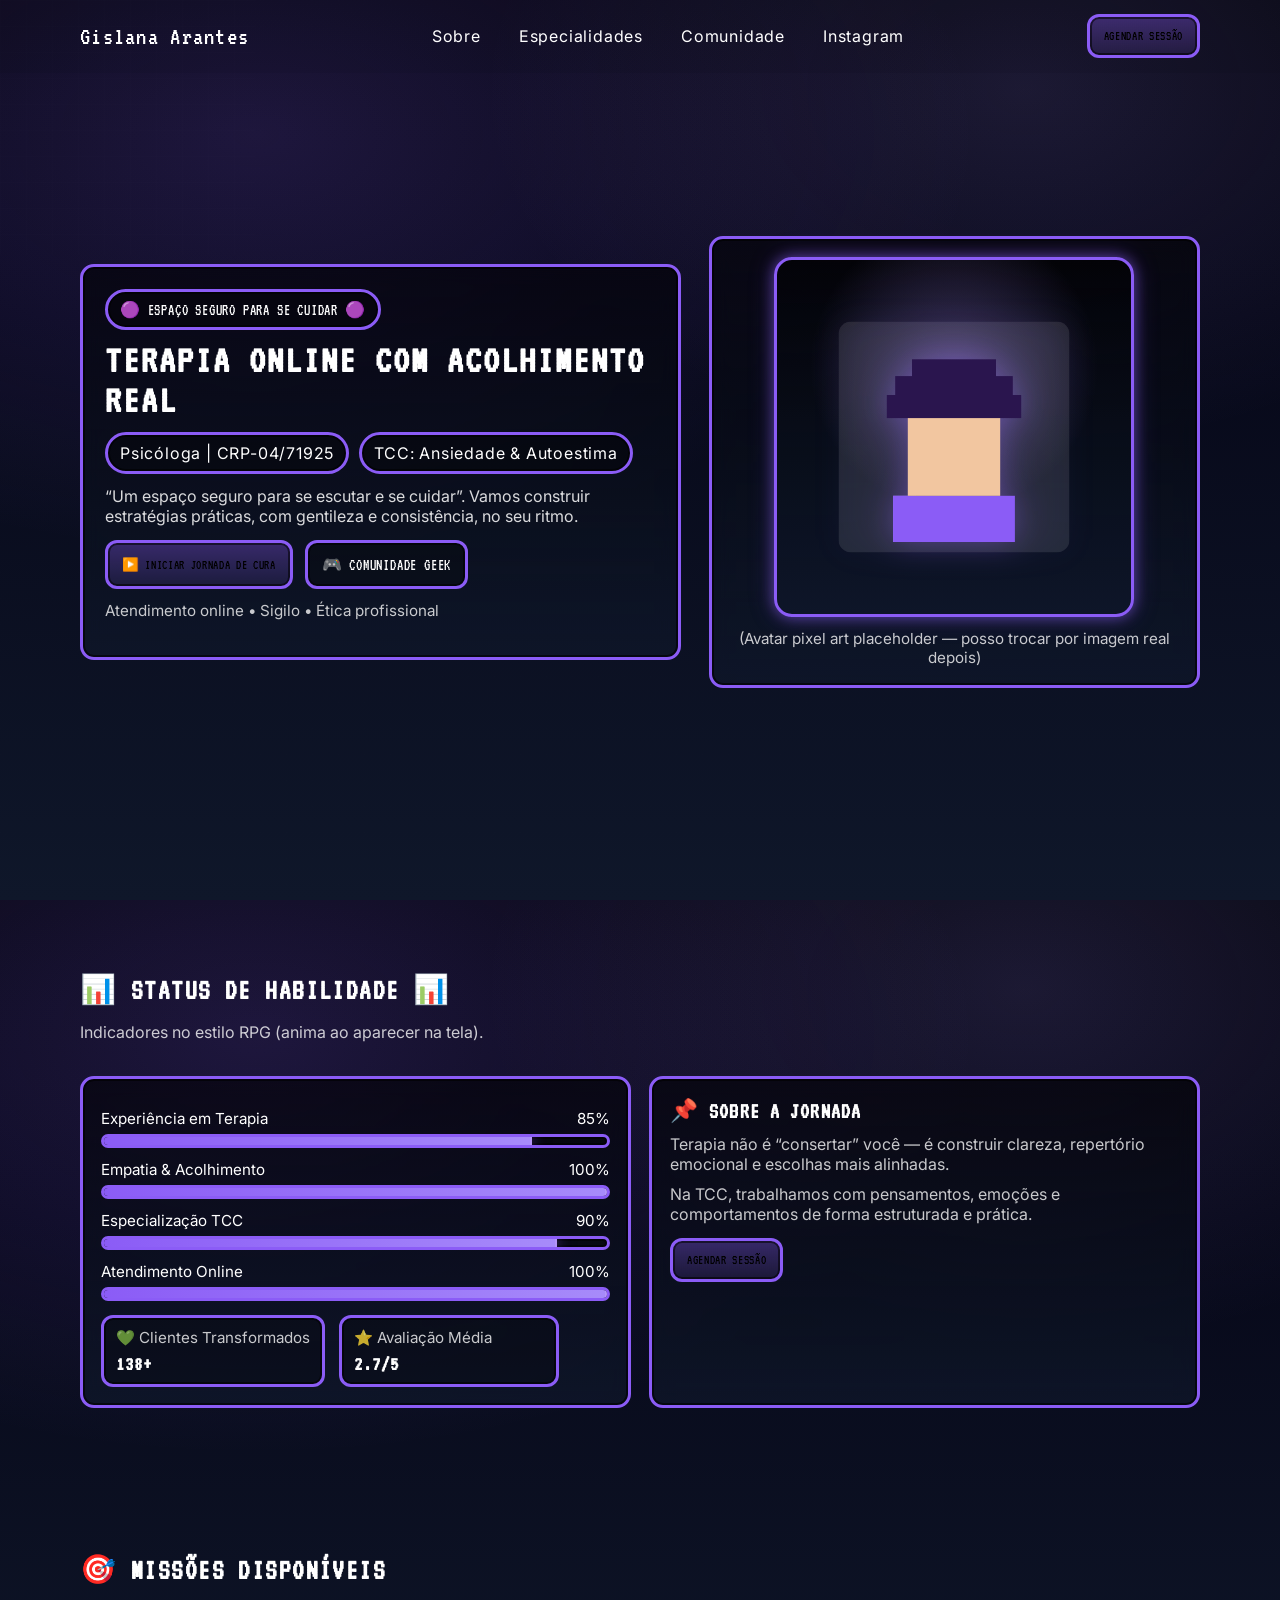
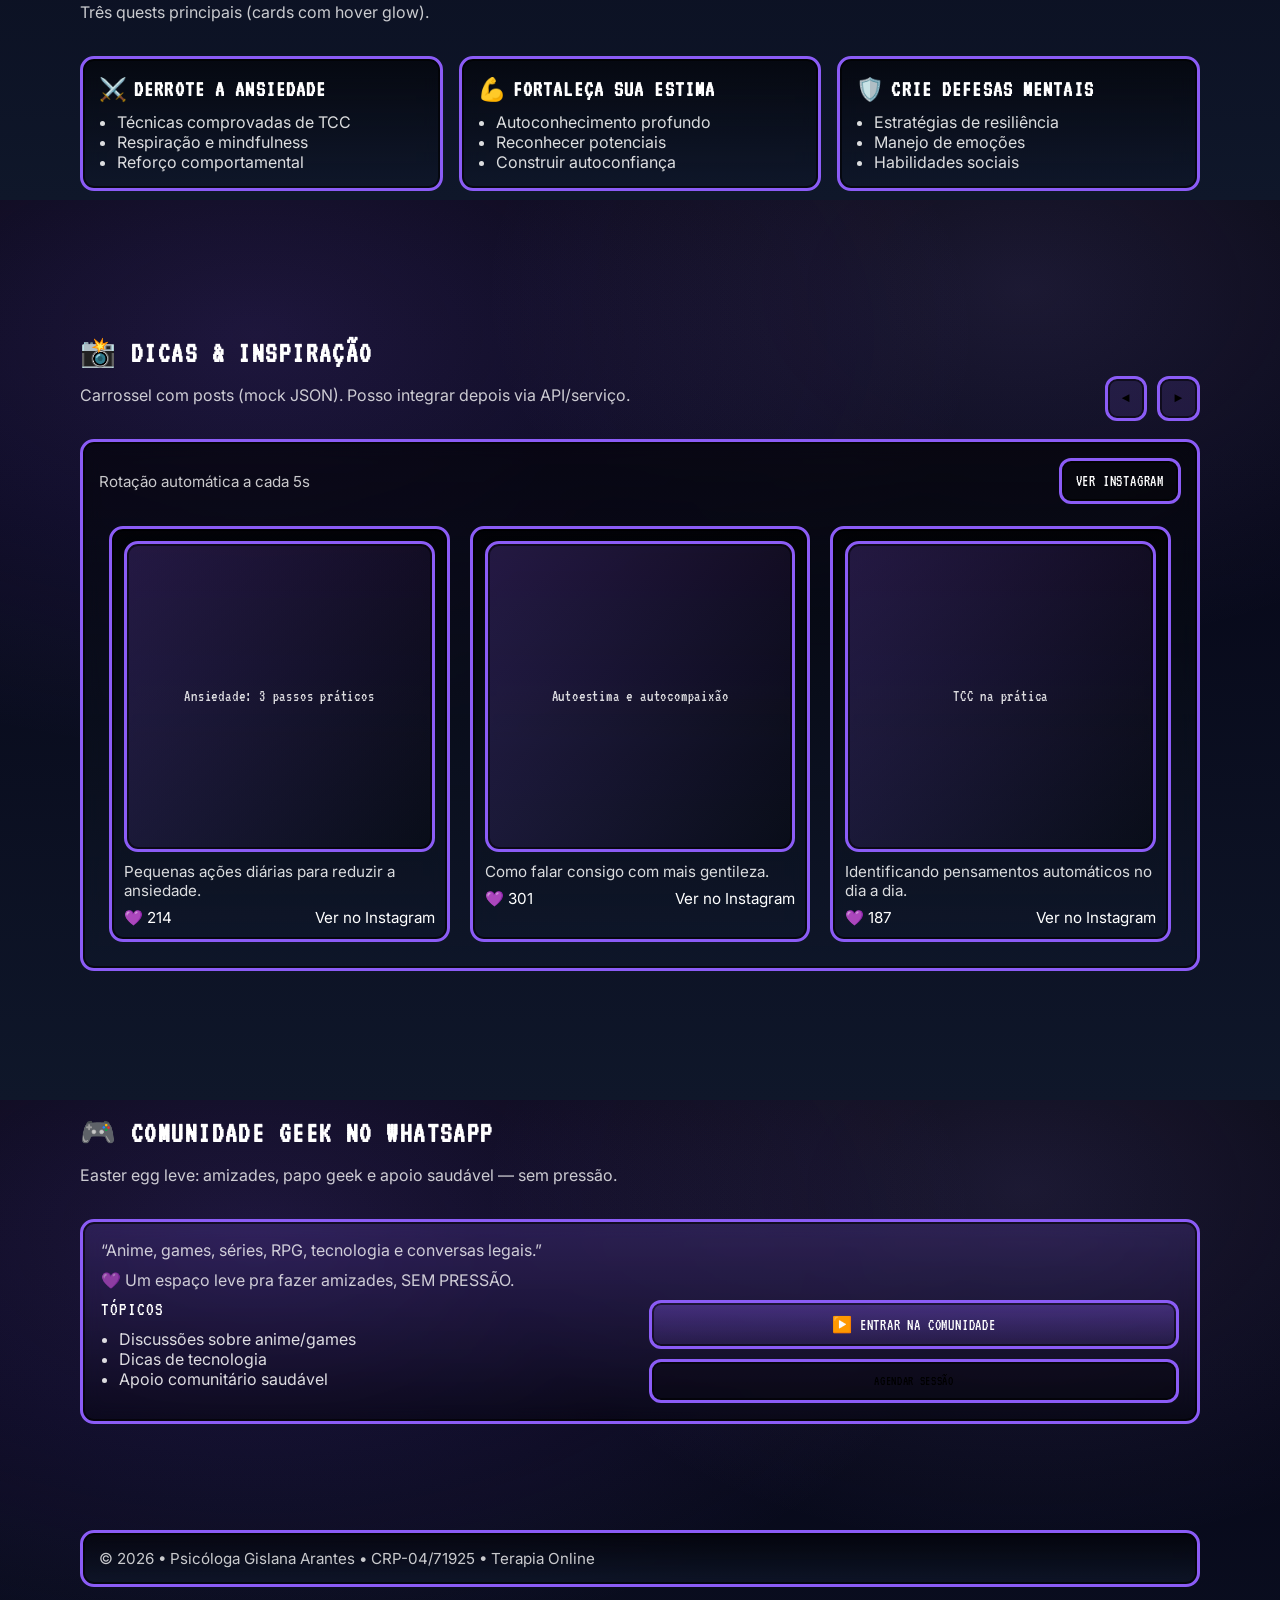
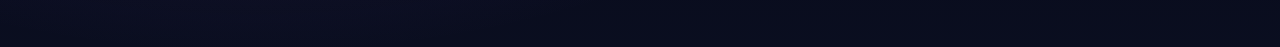
<file: prototipo2.html>
<!doctype html>
<html lang="pt-BR">
<head>
  <meta charset="utf-8" />
  <meta name="viewport" content="width=device-width,initial-scale=1" />
  <title>Gislana Arantes | Psicóloga - Agendamento</title>

  <!-- Fonts -->
  <link rel="preconnect" href="https://fonts.googleapis.com">
  <link rel="preconnect" href="https://fonts.gstatic.com" crossorigin>
  <link href="https://fonts.googleapis.com/css2?family=Inter:wght@400;600;700&family=VT323&display=swap" rel="stylesheet">

  <style>
    :root{
      --violet:#8B5CF6;
      --violet-2:#A78BFA;
      --white:#FFFFFF;
      --dark:#1F2937;
      --black:#000000;
      --bg2:#0F172A;

      --glow: 0 0 14px rgba(139,92,246,.55), 0 0 26px rgba(139,92,246,.25);
      --border: 3px solid var(--violet);
      --radius: 14px;
      --ls: .05em;

      --font-pixel: "VT323", monospace;
      --font-body: "Inter", system-ui, -apple-system, Segoe UI, Roboto, Arial, sans-serif;
    }

    *{ box-sizing:border-box; }
    html,body{ height:100%; }
    body{
      margin:0;
      font-family: var(--font-body);
      color: var(--white);
      background:
        radial-gradient(1200px 700px at 20% 15%, rgba(139,92,246,.18), transparent 60%),
        radial-gradient(900px 600px at 80% 10%, rgba(167,139,250,.14), transparent 60%),
        linear-gradient(180deg, #050610 0%, #070819 35%, var(--bg2) 100%);
      overflow-x:hidden;
    }

    a{ color:inherit; text-decoration:none; }
    .container{ width:min(1120px, calc(100% - 32px)); margin:0 auto; }

    /* Pixel-ish utilities */
    .pixel-border{
      border: var(--border);
      border-radius: var(--radius);
      box-shadow: 0 0 0 2px rgba(0,0,0,.6) inset;
      position:relative;
      background: linear-gradient(180deg, rgba(0,0,0,.55), rgba(15,23,42,.78));
      backdrop-filter: blur(10px);
    }
    .glow-hover:hover{ box-shadow: var(--glow); transform: translateY(-2px); }
    .pixel-title{
      font-family: var(--font-pixel);
      letter-spacing: var(--ls);
      text-transform: uppercase;
    }
    .h1{ font-size:2.5rem; line-height:1; margin:0; }
    .h2{ font-size:1.8rem; margin:0; }
    .muted{ color: rgba(255,255,255,.78); }
    .small{ font-size:.95rem; }
    .chip{
      display:inline-flex; align-items:center; gap:8px;
      border: var(--border);
      border-radius: 999px;
      padding: 8px 12px;
      background: rgba(0,0,0,.35);
      box-shadow: 0 0 0 2px rgba(0,0,0,.55) inset;
      letter-spacing: var(--ls);
    }

    /* Header */
    header{
      position:fixed; top:0; left:0; right:0;
      z-index:50;
      transition: background .25s ease, border-color .25s ease;
      background: rgba(0,0,0,.05);
      border-bottom: 1px solid rgba(139,92,246,.0);
      backdrop-filter: blur(0px);
    }
    header.scrolled{
      background: rgba(5,6,16,.72);
      border-bottom: 1px solid rgba(139,92,246,.35);
      backdrop-filter: blur(10px);
    }
    .nav{
      display:flex; align-items:center; justify-content:space-between;
      height:72px;
    }
    .brand{
      display:flex; align-items:center; gap:10px;
      font-family: var(--font-pixel);
      letter-spacing: var(--ls);
      font-size: 1.6rem;
    }
    nav ul{
      display:flex; list-style:none; padding:0; margin:0;
      gap:18px; align-items:center;
    }
    .navlink{
      padding:10px 10px; border-radius:10px;
      transition: transform .2s ease, box-shadow .2s ease, background .2s ease;
      letter-spacing: var(--ls);
    }
    .navlink:hover{ background: rgba(139,92,246,.12); box-shadow: var(--glow); transform: translateY(-1px); }

    .btn{
      display:inline-flex; align-items:center; justify-content:center;
      gap:10px;
      border: var(--border);
      border-radius: 12px;
      padding: 12px 14px;
      font-family: var(--font-pixel);
      letter-spacing: var(--ls);
      text-transform: uppercase;
      background: rgba(139,92,246,.12);
      box-shadow: 0 0 0 2px rgba(0,0,0,.55) inset;
      cursor:pointer;
      transition: transform .15s ease, box-shadow .2s ease, background .2s ease, opacity .2s ease;
      user-select:none;
    }
    .btn:hover{ box-shadow: var(--glow); transform: translateY(-2px); background: rgba(139,92,246,.18); }
    .btn:active{ transform: translateY(0px) scale(.98); }
    .btn.primary{
      background: linear-gradient(180deg, rgba(139,92,246,.35), rgba(139,92,246,.12));
    }
    .btn[disabled]{ opacity:.45; cursor:not-allowed; transform:none; box-shadow:none; }
    .btn.ghost{ background: rgba(0,0,0,.25); }

    .hamburger{
      display:none;
      width:44px; height:44px;
      border: var(--border);
      border-radius: 12px;
      background: rgba(0,0,0,.25);
      box-shadow: 0 0 0 2px rgba(0,0,0,.55) inset;
      cursor:pointer;
    }
    .hamburger span{
      display:block; width:18px; height:2px; background: var(--white);
      margin: 0 auto;
      position:relative;
    }
    .hamburger span::before,.hamburger span::after{
      content:""; position:absolute; left:0; right:0;
      height:2px; background: var(--white);
    }
    .hamburger span::before{ top:-6px; }
    .hamburger span::after{ top:6px; }

    .mobile-menu{
      display:none;
      padding: 12px 0 18px;
      border-top: 1px solid rgba(139,92,246,.25);
    }
    .mobile-menu a{ display:block; padding:12px 8px; border-radius:12px; }
    .mobile-menu a:hover{ background: rgba(139,92,246,.12); }

    /* Hero */
    .hero{
      min-height: 100vh;
      padding-top: 96px;
      display:grid;
      place-items:center;
      position:relative;
      overflow:hidden;
    }

    /* pixel pattern overlay */
    .hero::before{
      content:"";
      position:absolute; inset:0;
      background-image:
        linear-gradient(rgba(255,255,255,.06) 1px, transparent 1px),
        linear-gradient(90deg, rgba(255,255,255,.06) 1px, transparent 1px);
      background-size: 26px 26px;
      opacity:.10;
      transform: translateZ(0);
      animation: drift 9s linear infinite;
      pointer-events:none;
    }
    @keyframes drift{
      from{ background-position: 0 0, 0 0; }
      to{ background-position: 120px 60px, 120px 60px; }
    }

    .hero-grid{
      display:grid;
      grid-template-columns: 1.1fr .9fr;
      gap: 28px;
      align-items:center;
      position:relative;
      z-index:1;
    }
    .hero-card{
      padding: 22px;
    }
    .hero h1{ margin: 10px 0 12px; }
    .hero .subtitle{
      display:flex; flex-wrap:wrap; gap:10px;
      align-items:center;
      margin-bottom: 12px;
    }
    .hero .desc{ margin: 0 0 14px; color: rgba(255,255,255,.85); }
    .hero-actions{ display:flex; gap:12px; flex-wrap:wrap; margin-top: 12px; }

    .avatar{
      padding: 18px;
      display:grid;
      place-items:center;
      min-height: 360px;
      position:relative;
    }
    .avatar-box{
      width: min(360px, 100%);
      aspect-ratio: 1/1;
      border: var(--border);
      border-radius: 18px;
      background:
        radial-gradient(240px 240px at 50% 30%, rgba(167,139,250,.35), transparent 60%),
        linear-gradient(180deg, rgba(0,0,0,.55), rgba(15,23,42,.85));
      box-shadow: var(--glow);
      position:relative;
      overflow:hidden;
      animation: portalIn .55s ease-out both;
    }
    @keyframes portalIn{
      from{ opacity:0; transform: scale(.92) translateY(10px); }
      to{ opacity:1; transform: scale(1) translateY(0); }
    }

    /* fake pixel avatar using CSS blocks */
    .pixel-avatar{
      position:absolute; inset:0;
      display:grid; place-items:center;
      filter: drop-shadow(0 0 16px rgba(139,92,246,.45));
      animation: float 3.2s ease-in-out infinite;
    }
    @keyframes float{
      0%,100%{ transform: translateY(0); }
      50%{ transform: translateY(-10px); }
    }
    .pixel{
      width: 220px; height: 220px;
      image-rendering: pixelated;
      background:
        /* hair */
        linear-gradient(#2a154e 0 0) 70px 36px/80px 18px no-repeat,
        linear-gradient(#2a154e 0 0) 54px 52px/112px 18px no-repeat,
        linear-gradient(#2a154e 0 0) 46px 70px/128px 22px no-repeat,
        /* face */
        linear-gradient(#f2c6a0 0 0) 66px 88px/88px 78px no-repeat,
        /* eyes */
        linear-gradient(#111827 0 0) 86px 116px/12px 12px no-repeat,
        linear-gradient(#111827 0 0) 122px 116px/12px 12px no-repeat,
        /* mouth */
        linear-gradient(#ef4444 0 0) 104px 142px/20px 6px no-repeat,
        /* shirt */
        linear-gradient(#8B5CF6 0 0) 52px 166px/116px 44px no-repeat,
        linear-gradient(#A78BFA 0 0) 52px 166px/22px 44px no-repeat,
        /* outline blocks */
        linear-gradient(rgba(255,255,255,.10) 0 0) 0 0/100% 100% no-repeat;
      border-radius: 12px;
      transform: scale(1.05);
    }

    /* Sections */
    section{ padding: 72px 0; }
    .section-title{
      display:flex; align-items:flex-end; justify-content:space-between; gap:14px;
      margin-bottom: 18px;
    }
    .grid-2{ display:grid; grid-template-columns: 1fr 1fr; gap: 18px; }
    .grid-3{ display:grid; grid-template-columns: repeat(3, 1fr); gap: 16px; }

    /* Stats */
    .stats-card{ padding: 18px; }
    .bars{ display:grid; gap: 12px; margin-top: 12px; }
    .bar{
      display:grid; gap: 6px;
      font-family: var(--font-body);
    }
    .bar-top{ display:flex; justify-content:space-between; gap:10px; font-size:.95rem; }
    .track{
      height: 14px;
      border: var(--border);
      border-radius: 999px;
      background: rgba(0,0,0,.35);
      overflow:hidden;
      box-shadow: 0 0 0 2px rgba(0,0,0,.55) inset;
    }
    .fill{
      height:100%;
      width: 0%;
      background: linear-gradient(90deg, var(--violet), var(--violet-2));
      box-shadow: var(--glow);
      border-right: 2px solid rgba(255,255,255,.35);
      transition: width 1.5s ease-out;
    }
    .kpis{ display:flex; gap:14px; flex-wrap:wrap; margin-top: 14px; }
    .kpi{
      padding: 10px 12px;
      border: var(--border);
      border-radius: 12px;
      background: rgba(0,0,0,.25);
      box-shadow: 0 0 0 2px rgba(0,0,0,.55) inset;
      min-width: 220px;
    }
    .kpi strong{
      font-family: var(--font-pixel);
      letter-spacing: var(--ls);
      font-size: 1.3rem;
      display:block;
      margin-top:6px;
    }

    /* Quests */
    .quest{ padding: 16px; transition: transform .2s ease, box-shadow .2s ease; }
    .quest:hover{ transform: scale(1.03); box-shadow: var(--glow); }
    .quest h3{
      margin: 0 0 10px;
      font-family: var(--font-pixel);
      letter-spacing: var(--ls);
      font-size: 1.4rem;
      text-transform: uppercase;
    }
    .quest ul{ margin:0; padding-left: 18px; color: rgba(255,255,255,.86); }
    .quest .icon{ display:inline-block; transform: translateY(1px); margin-right: 6px; }

    /* Instagram */
    .carousel{
      position:relative;
      padding: 16px;
    }
    .carousel-top{
      display:flex; align-items:center; justify-content:space-between;
      gap: 10px; margin-bottom: 12px;
    }
    .carousel-viewport{
      overflow:hidden;
      border-radius: 14px;
    }
    .carousel-track{
      display:flex;
      transition: transform .6s ease;
      will-change: transform;
    }
    .post{
      flex: 0 0 33.3333%;
      padding: 10px;
    }
    .post-card{
      height:100%;
      padding: 12px;
    }
    .thumb{
      width:100%;
      aspect-ratio: 1 / 1;
      border: var(--border);
      border-radius: 14px;
      background: linear-gradient(135deg, rgba(139,92,246,.25), rgba(0,0,0,.25));
      box-shadow: 0 0 0 2px rgba(0,0,0,.55) inset;
      display:grid; place-items:center;
      font-family: var(--font-pixel);
      letter-spacing: var(--ls);
      color: rgba(255,255,255,.85);
      overflow:hidden;
      position:relative;
    }
    .thumb img{ width:100%; height:100%; object-fit:cover; display:block; }
    .post-meta{ margin-top: 10px; display:grid; gap:8px; }
    .post-meta p{ margin:0; color: rgba(255,255,255,.85); }
    .post-meta .row{ display:flex; justify-content:space-between; gap:10px; }
    .arcade-btns{ display:flex; gap:10px; }

    /* Community */
    .community{ padding: 18px; background: linear-gradient(180deg, rgba(139,92,246,.18), rgba(0,0,0,.35)); }
    .community ul{ margin: 10px 0 0; padding-left: 18px; color: rgba(255,255,255,.86); }

    /* Modals */
    .modal-backdrop{
      position:fixed; inset:0;
      background: rgba(0,0,0,.66);
      display:none;
      align-items:center;
      justify-content:center;
      padding: 18px;
      z-index: 100;
    }
    .modal-backdrop.open{ display:flex; }
    .modal{
      width: min(860px, 100%);
      max-height: min(86vh, 860px);
      overflow:auto;
      padding: 16px;
      transform: scale(.92);
      opacity: 0;
      animation: modalIn .35s ease-out forwards;
    }
    @keyframes modalIn{
      to{ transform: scale(1); opacity: 1; }
    }
    .modal-header{
      display:flex; align-items:center; justify-content:space-between;
      gap: 10px; padding: 6px 6px 10px;
      border-bottom: 1px solid rgba(139,92,246,.25);
      margin-bottom: 12px;
    }
    .modal-title{
      font-family: var(--font-pixel);
      letter-spacing: var(--ls);
      font-size: 1.7rem;
      text-transform: uppercase;
      margin:0;
    }
    .xbtn{
      width:44px; height:44px;
      border: var(--border);
      border-radius: 12px;
      background: rgba(0,0,0,.25);
      cursor:pointer;
      color: var(--white);
      font-family: var(--font-pixel);
      font-size: 1.4rem;
    }
    .xbtn:hover{ box-shadow: var(--glow); }

    .modal-grid{
      display:grid;
      grid-template-columns: 1fr 1fr;
      gap: 14px;
    }

    .panel{ padding: 14px; }
    .panel h3{
      margin:0 0 10px;
      font-family: var(--font-pixel);
      letter-spacing: var(--ls);
      text-transform: uppercase;
      font-size: 1.4rem;
    }
    .hint{ color: rgba(255,255,255,.78); margin:0 0 10px; }

    .calendar-head{
      display:flex; align-items:center; justify-content:space-between;
      gap: 10px; margin-bottom: 10px;
      flex-wrap:wrap;
    }
    .month-label{
      font-family: var(--font-pixel);
      letter-spacing: var(--ls);
      font-size: 1.3rem;
    }
    .calendar-grid{
      display:grid;
      grid-template-columns: repeat(7, 1fr);
      gap: 10px;
      margin-top: 10px;
    }
    .dow{
      text-align:center;
      font-family: var(--font-pixel);
      letter-spacing: var(--ls);
      color: rgba(255,255,255,.75);
      font-size: 1.05rem;
    }
    .calendar-day, .time-slot{
      border: var(--border);
      border-radius: 12px;
      padding: 10px 10px;
      background: rgba(0,0,0,.28);
      box-shadow: 0 0 0 2px rgba(0,0,0,.55) inset;
      cursor:pointer;
      transition: transform .15s ease, box-shadow .2s ease, background .2s ease, opacity .2s ease, filter .2s ease;
      text-align:center;
      font-family: var(--font-pixel);
      letter-spacing: var(--ls);
      user-select:none;
    }
    .calendar-day.available{ background: rgba(139,92,246,.18); }
    .calendar-day.unavailable{ opacity:.5; cursor:not-allowed; background: rgba(75,85,99,.24); }
    .calendar-day.available:hover{ box-shadow: var(--glow); transform: scale(1.03); }

    .selected{
      background: rgba(167,139,250,.32) !important;
      border-color: var(--white) !important;
      box-shadow: var(--glow) !important;
    }

    .times-grid{
      display:grid;
      grid-template-columns: repeat(5, 1fr);
      gap: 10px;
    }
    .time-slot.free:hover{ box-shadow: var(--glow); transform: scale(1.03); }
    .time-slot.booked{
      opacity:.45; cursor:not-allowed;
      filter: grayscale(100%);
      background: rgba(75,85,99,.22);
    }

    .modal-actions{
      display:flex; justify-content:flex-end; gap: 10px; margin-top: 12px; flex-wrap:wrap;
    }

    /* Form */
    .form{ display:grid; gap: 12px; }
    label{ display:grid; gap: 6px; font-size: .95rem; color: rgba(255,255,255,.85); }
    input, textarea{
      width:100%;
      padding: 12px 12px;
      border: var(--border);
      border-radius: 12px;
      background: rgba(0,0,0,.25);
      color: var(--white);
      outline:none;
      font-family: var(--font-body);
      box-shadow: 0 0 0 2px rgba(0,0,0,.55) inset;
      transition: box-shadow .2s ease, border-color .2s ease;
    }
    textarea{ min-height: 120px; resize: vertical; }
    input:focus, textarea:focus{ box-shadow: var(--glow); }
    .valid{ border-color: #10B981 !important; }
    .invalid{ border-color: #EF4444 !important; }

    .char-row{ display:flex; justify-content:space-between; gap: 10px; }
    .char-count{ color: rgba(255,255,255,.7); font-size:.9rem; }

    /* Reveal animations */
    .reveal{ opacity:0; transform: translateY(10px); }
    .reveal.show{ opacity:1; transform: translateY(0); transition: opacity .6s ease, transform .6s ease; }

    /* Footer spacing */
    footer{ padding: 34px 0 60px; color: rgba(255,255,255,.7); }

    /* Responsive */
    @media (max-width: 980px){
      .hero-grid{ grid-template-columns: 1fr; }
      .modal-grid{ grid-template-columns: 1fr; }
      .post{ flex-basis: 50%; }
    }
    @media (max-width: 720px){
      nav ul, .nav .btn.primary{ display:none; }
      .hamburger{ display:block; }
      .mobile-menu.open{ display:block; }
      .grid-2{ grid-template-columns: 1fr; }
      .grid-3{ grid-template-columns: 1fr; }
      .post{ flex-basis: 100%; }
      .times-grid{ grid-template-columns: repeat(3, 1fr); }
      .h1{ font-size:2.2rem; }
    }
  </style>
</head>

<body>
  <header id="header">
    <div class="container">
      <div class="nav">
        <a class="brand" href="#top">Gislana Arantes</a>

        <nav aria-label="Navegação principal">
          <ul>
            <li><a class="navlink" href="#sobre">Sobre</a></li>
            <li><a class="navlink" href="#especialidades">Especialidades</a></li>
            <li><a class="navlink" href="#comunidade">Comunidade</a></li>
            <li><a class="navlink" href="https://www.instagram.com/psicologalana/" target="_blank" rel="noreferrer">Instagram</a></li>
          </ul>
        </nav>

        <button class="btn primary" id="openSchedulerTop">AGENDAR SESSÃO</button>

        <button class="hamburger" id="hamburger" aria-label="Abrir menu">
          <span></span>
        </button>
      </div>

      <div class="mobile-menu" id="mobileMenu">
        <a href="#sobre">Sobre</a>
        <a href="#especialidades">Especialidades</a>
        <a href="#comunidade">Comunidade</a>
        <a href="https://www.instagram.com/psicologalana/" target="_blank" rel="noreferrer">Instagram</a>
        <div style="padding:10px 8px;">
          <button class="btn primary" id="openSchedulerMobile" style="width:100%;">AGENDAR SESSÃO</button>
        </div>
      </div>
    </div>
  </header>

  <main id="top">
    <!-- HERO -->
    <section class="hero">
      <div class="container hero-grid">
        <div class="hero-card pixel-border reveal">
          <div class="chip pixel-title">🟣 ESPAÇO SEGURO PARA SE CUIDAR 🟣</div>
          <h1 class="pixel-title h1">Terapia online com acolhimento real</h1>

          <div class="subtitle">
            <span class="chip">Psicóloga | CRP-04/71925</span>
            <span class="chip">TCC: Ansiedade & Autoestima</span>
          </div>

          <p class="desc">
            “Um espaço seguro para se escutar e se cuidar”. Vamos construir estratégias práticas,
            com gentileza e consistência, no seu ritmo.
          </p>

          <div class="hero-actions">
            <button class="btn primary" id="openSchedulerHero">▶️ INICIAR JORNADA DE CURA</button>
            <a class="btn ghost" href="https://chat.whatsapp.com/J62EZoLZJCvLWBfdFCeDbL" target="_blank" rel="noreferrer">🎮 Comunidade Geek</a>
          </div>

          <p class="muted small" style="margin-top:12px;">
            Atendimento online • Sigilo • Ética profissional
          </p>
        </div>

        <div class="avatar pixel-border reveal">
          <div class="avatar-box">
            <div class="pixel-avatar" title="Avatar pixel art (placeholder)">
              <div class="pixel"></div>
            </div>
          </div>
          <p class="muted small" style="margin:12px 0 0; text-align:center;">
            (Avatar pixel art placeholder — posso trocar por imagem real depois)
          </p>
        </div>
      </div>
    </section>

    <!-- STATS -->
    <section id="sobre">
      <div class="container">
        <div class="section-title">
          <div>
            <h2 class="pixel-title h2">📊 STATUS DE HABILIDADE 📊</h2>
            <p class="muted">Indicadores no estilo RPG (anima ao aparecer na tela).</p>
          </div>
        </div>

        <div class="grid-2">
          <div class="stats-card pixel-border reveal">
            <div class="bars" id="bars">
              <div class="bar" data-value="85">
                <div class="bar-top"><span>Experiência em Terapia</span><span>85%</span></div>
                <div class="track"><div class="fill"></div></div>
              </div>
              <div class="bar" data-value="100">
                <div class="bar-top"><span>Empatia & Acolhimento</span><span>100%</span></div>
                <div class="track"><div class="fill"></div></div>
              </div>
              <div class="bar" data-value="90">
                <div class="bar-top"><span>Especialização TCC</span><span>90%</span></div>
                <div class="track"><div class="fill"></div></div>
              </div>
              <div class="bar" data-value="100">
                <div class="bar-top"><span>Atendimento Online</span><span>100%</span></div>
                <div class="track"><div class="fill"></div></div>
              </div>
            </div>

            <div class="kpis">
              <div class="kpi">
                <div class="muted small">💚 Clientes Transformados</div>
                <strong><span class="counter" data-target="247">0</span>+</strong>
              </div>
              <div class="kpi">
                <div class="muted small">⭐ Avaliação Média</div>
                <strong><span class="counter" data-target="4.9" data-decimals="1">0</span>/5</strong>
              </div>
            </div>
          </div>

          <div class="pixel-border reveal" style="padding:18px;">
            <h3 class="pixel-title" style="margin:0 0 10px; font-size:1.4rem;">📌 Sobre a jornada</h3>
            <p class="muted" style="margin:0 0 10px;">
              Terapia não é “consertar” você — é construir clareza, repertório emocional e escolhas mais alinhadas.
            </p>
            <p class="muted" style="margin:0 0 14px;">
              Na TCC, trabalhamos com pensamentos, emoções e comportamentos de forma estruturada e prática.
            </p>
            <button class="btn primary" id="openSchedulerSobre">AGENDAR SESSÃO</button>
          </div>
        </div>
      </div>
    </section>

    <!-- QUESTS -->
    <section id="especialidades">
      <div class="container">
        <div class="section-title">
          <div>
            <h2 class="pixel-title h2">🎯 MISSÕES DISPONÍVEIS</h2>
            <p class="muted">Três quests principais (cards com hover glow).</p>
          </div>
        </div>

        <div class="grid-3">
          <div class="quest pixel-border reveal">
            <h3><span class="icon">⚔️</span>Derrote a ansiedade</h3>
            <ul>
              <li>Técnicas comprovadas de TCC</li>
              <li>Respiração e mindfulness</li>
              <li>Reforço comportamental</li>
            </ul>
          </div>

          <div class="quest pixel-border reveal">
            <h3><span class="icon">💪</span>Fortaleça sua estima</h3>
            <ul>
              <li>Autoconhecimento profundo</li>
              <li>Reconhecer potenciais</li>
              <li>Construir autoconfiança</li>
            </ul>
          </div>

          <div class="quest pixel-border reveal">
            <h3><span class="icon">🛡️</span>Crie defesas mentais</h3>
            <ul>
              <li>Estratégias de resiliência</li>
              <li>Manejo de emoções</li>
              <li>Habilidades sociais</li>
            </ul>
          </div>
        </div>
      </div>
    </section>

    <!-- INSTAGRAM (mock) -->
    <section id="instagram">
      <div class="container">
        <div class="section-title">
          <div>
            <h2 class="pixel-title h2">📸 DICAS & INSPIRAÇÃO</h2>
            <p class="muted">Carrossel com posts (mock JSON). Posso integrar depois via API/serviço.</p>
          </div>
          <div class="arcade-btns">
            <button class="btn" id="prevPost">◄</button>
            <button class="btn" id="nextPost">►</button>
          </div>
        </div>

        <div class="carousel pixel-border reveal">
          <div class="carousel-top">
            <div class="muted small">Rotação automática a cada 5s</div>
            <a class="btn ghost" href="https://www.instagram.com/psicologalana/" target="_blank" rel="noreferrer">Ver Instagram</a>
          </div>

          <div class="carousel-viewport">
            <div class="carousel-track" id="carouselTrack"></div>
          </div>
        </div>
      </div>
    </section>

    <!-- COMMUNITY -->
    <section id="comunidade">
      <div class="container">
        <div class="section-title">
          <div>
            <h2 class="pixel-title h2">🎮 COMUNIDADE GEEK NO WHATSAPP</h2>
            <p class="muted">Easter egg leve: amizades, papo geek e apoio saudável — sem pressão.</p>
          </div>
        </div>

        <div class="community pixel-border reveal">
          <p class="muted" style="margin:0 0 10px;">
            “Anime, games, séries, RPG, tecnologia e conversas legais.”
          </p>
          <p class="muted" style="margin:0 0 10px;">
            💜 Um espaço leve pra fazer amizades, SEM PRESSÃO.
          </p>
          <div class="grid-2" style="margin-top:10px;">
            <div>
              <div class="pixel-title" style="font-size:1.2rem;">Tópicos</div>
              <ul>
                <li>Discussões sobre anime/games</li>
                <li>Dicas de tecnologia</li>
                <li>Apoio comunitário saudável</li>
              </ul>
            </div>
            <div style="display:grid; gap:10px; align-content:start;">
              <a class="btn primary" target="_blank" rel="noreferrer"
                 href="https://chat.whatsapp.com/J62EZoLZJCvLWBfdFCeDbL">▶️ ENTRAR NA COMUNIDADE</a>
              <button class="btn ghost" id="openSchedulerCommunity">AGENDAR SESSÃO</button>
            </div>
          </div>
        </div>
      </div>
    </section>

    <footer>
      <div class="container">
        <div class="pixel-border" style="padding:16px;">
          <div class="muted small">
            © <span id="year"></span> • Psicóloga Gislana Arantes • CRP-04/71925 • Terapia Online
          </div>
        </div>
      </div>
    </footer>
  </main>

  <!-- MODAL 1: DATE/TIME -->
  <div class="modal-backdrop" id="modal1Backdrop" role="dialog" aria-modal="true" aria-label="Agendar sua sessão">
    <div class="modal pixel-border">
      <div class="modal-header">
        <h3 class="modal-title">📅 AGENDE SUA SESSÃO 📅</h3>
        <button class="xbtn" id="closeModal1" aria-label="Fechar">X</button>
      </div>

      <div class="modal-grid">
        <div class="panel pixel-border" style="background:rgba(0,0,0,.18);">
          <h3>Escolha uma data</h3>
          <p class="hint">Mostrando próximos 30 dias • apenas SEG–SEX • sem datas passadas</p>

          <div class="calendar-head">
            <div class="month-label" id="monthLabel">—</div>
            <button class="btn ghost" id="resetSelection">Limpar seleção</button>
          </div>

          <div class="calendar-grid" style="margin-bottom:8px;">
            <div class="dow">SEM</div><div class="dow">SEG</div><div class="dow">TER</div>
            <div class="dow">QUA</div><div class="dow">QUI</div><div class="dow">SEX</div><div class="dow">DOM</div>
          </div>

          <div class="calendar-grid" id="calendarGrid"></div>
        </div>

        <div class="panel pixel-border" style="background:rgba(0,0,0,.18);">
          <h3>Horários disponíveis</h3>
          <p class="hint">Slots de 1h • 08:00–18:00 • bloqueia ocupados</p>

          <div class="times-grid" id="timesGrid"></div>

          <div class="modal-actions">
            <button class="btn primary" id="nextToForm" disabled>▶️ PRÓXIMO: PREENCHER DADOS</button>
          </div>

          <div class="muted small" style="margin-top:10px;">
            Selecionado: <span id="selectedSummary">—</span>
          </div>
        </div>
      </div>
    </div>
  </div>

  <!-- MODAL 2: FORM -->
  <div class="modal-backdrop" id="modal2Backdrop" role="dialog" aria-modal="true" aria-label="Dados do agendamento">
    <div class="modal pixel-border">
      <div class="modal-header">
        <h3 class="modal-title">🎭 CONTE SOBRE VOCÊ 🎭</h3>
        <button class="xbtn" id="closeModal2" aria-label="Fechar">X</button>
      </div>

      <div class="panel pixel-border" style="background:rgba(0,0,0,.18);">
        <p class="hint" style="margin-top:0;">
          Data/hora escolhidas: <strong id="chosenDT">—</strong>
        </p>

        <form class="form" id="leadForm">
          <label>
            Nome Completo:
            <input type="text" id="name" placeholder="Seu nome" minlength="3" maxlength="100" required />
          </label>

          <label>
            Email:
            <input type="email" id="email" placeholder="voce@exemplo.com" required />
          </label>

          <label>
            WhatsApp (com DDD):
            <input type="tel" id="whatsapp" placeholder="(31) 99999-9999" inputmode="numeric" required />
          </label>

          <label>
            O que você gostaria de trabalhar:
            <div class="char-row">
              <span class="muted small">Descreva seus desafios/objetivos</span>
              <span class="char-count" id="charCount">0/500</span>
            </div>
            <textarea id="about" minlength="10" maxlength="500" placeholder="Ex.: ansiedade em situações sociais, autoestima, autocobrança..." required></textarea>
          </label>

          <div class="modal-actions">
            <button class="btn ghost" type="button" id="backToCalendar">◄ VOLTAR</button>
            <button class="btn primary" type="submit" id="confirmPay" disabled>▶️ CONFIRMAR E PAGAR (R$ 50)</button>
          </div>

          <p class="muted small" style="margin:0;">
            Obs.: Pagamento aqui é demonstração. Posso integrar com Stripe/Mercado Pago/Checkout e confirmar o slot.
          </p>
        </form>
      </div>
    </div>
  </div>

  <script>
    // ---------------------------
    // Helpers
    // ---------------------------
    const pad2 = (n) => String(n).padStart(2,'0');

    function formatBR(dateObj){
      const d = pad2(dateObj.getDate());
      const m = pad2(dateObj.getMonth()+1);
      const y = dateObj.getFullYear();
      return `${d}/${m}/${y}`;
    }

    function toISODate(dateObj){
      return `${dateObj.getFullYear()}-${pad2(dateObj.getMonth()+1)}-${pad2(dateObj.getDate())}`;
    }

    function monthYearLabel(dateObj){
      return dateObj.toLocaleDateString('pt-BR', { month:'long', year:'numeric' });
    }

    function isWeekday(dateObj){
      const day = dateObj.getDay(); // 0 dom ... 6 sáb
      return day >= 1 && day <= 5;
    }

    function isPastDay(dateObj){
      const now = new Date();
      const today = new Date(now.getFullYear(), now.getMonth(), now.getDate());
      const d = new Date(dateObj.getFullYear(), dateObj.getMonth(), dateObj.getDate());
      return d < today;
    }

    // ---------------------------
    // State
    // ---------------------------
    const state = {
      selectedDate: null,   // YYYY-MM-DD
      selectedTime: null,   // "HH:00"
      bookedSlots: [],      // {date:"YYYY-MM-DD", time:"HH:00"}
      isNextEnabled: false
    };

    // Demo booked slots (simulando ocupados)
    // Em produção: carregar do backend (ex.: Google Calendar, DB, etc.)
    (function seedBooked(){
      const base = new Date();
      for (let i=2;i<=9;i+=3){
        const d = new Date(base); d.setDate(base.getDate()+i);
        if (isWeekday(d)){
          state.bookedSlots.push({ date: toISODate(d), time: "10:00" });
          state.bookedSlots.push({ date: toISODate(d), time: "14:00" });
        }
      }
    })();

    // ---------------------------
    // Header scroll + mobile menu
    // ---------------------------
    const header = document.getElementById('header');
    window.addEventListener('scroll', () => {
      header.classList.toggle('scrolled', window.scrollY > 10);
    });

    const hamburger = document.getElementById('hamburger');
    const mobileMenu = document.getElementById('mobileMenu');
    hamburger.addEventListener('click', () => {
      mobileMenu.classList.toggle('open');
    });
    mobileMenu.querySelectorAll('a').forEach(a => a.addEventListener('click', ()=> mobileMenu.classList.remove('open')));

    // ---------------------------
    // Reveal on scroll
    // ---------------------------
    const revealEls = document.querySelectorAll('.reveal');
    const io = new IntersectionObserver((entries) => {
      entries.forEach(e => {
        if (e.isIntersecting) e.target.classList.add('show');
      });
    }, { threshold: 0.12 });
    revealEls.forEach(el => io.observe(el));

    // ---------------------------
    // Stats animation (bars + counters)
    // ---------------------------
    const barsRoot = document.getElementById('bars');
    let statsPlayed = false;

    const statsIO = new IntersectionObserver((entries)=>{
      entries.forEach(e=>{
        if (e.isIntersecting && !statsPlayed){
          statsPlayed = true;
          document.querySelectorAll('.bar').forEach(bar=>{
            const v = bar.getAttribute('data-value');
            bar.querySelector('.fill').style.width = `${v}%`;
          });
          animateCounters();
        }
      });
    }, { threshold: 0.25 });

    statsIO.observe(barsRoot);

    function animateCounters(){
      document.querySelectorAll('.counter').forEach(el=>{
        const target = parseFloat(el.dataset.target);
        const decimals = parseInt(el.dataset.decimals || "0", 10);
        const duration = 2000;
        const start = performance.now();

        function tick(t){
          const p = Math.min((t - start)/duration, 1);
          const value = target * (0.08 + 0.92*p); // leve easing
          el.textContent = value.toFixed(decimals);
          if (p < 1) requestAnimationFrame(tick);
          else el.textContent = target.toFixed(decimals);
        }
        requestAnimationFrame(tick);
      });
    }

    // ---------------------------
    // Instagram carousel (mock)
    // ---------------------------
    const posts = [
      { title:"Ansiedade: 3 passos práticos", caption:"Pequenas ações diárias para reduzir a ansiedade.", likes: 214, url:"https://www.instagram.com/psicologalana/", img:null },
      { title:"Autoestima e autocompaixão", caption:"Como falar consigo com mais gentileza.", likes: 301, url:"https://www.instagram.com/psicologalana/", img:null },
      { title:"TCC na prática", caption:"Identificando pensamentos automáticos no dia a dia.", likes: 187, url:"https://www.instagram.com/psicologalana/", img:null },
      { title:"Resiliência", caption:"Estratégias para lidar com dias difíceis.", likes: 142, url:"https://www.instagram.com/psicologalana/", img:null },
      { title:"Mindfulness", caption:"Uma técnica simples para voltar ao presente.", likes: 265, url:"https://www.instagram.com/psicologalana/", img:null },
    ];

    const track = document.getElementById('carouselTrack');
    function renderPosts(){
      track.innerHTML = posts.map((p, idx)=>`
        <div class="post">
          <div class="post-card pixel-border glow-hover">
            <div class="thumb">
              ${p.img ? `<img src="${p.img}" alt="${p.title}"/>` : `<div>${p.title}</div>`}
            </div>
            <div class="post-meta">
              <p class="small muted">${p.caption.slice(0,100)}</p>
              <div class="row">
                <span class="small">💜 ${p.likes}</span>
                <a class="small" href="${p.url}" target="_blank" rel="noreferrer">Ver no Instagram</a>
              </div>
            </div>
          </div>
        </div>
      `).join('');
    }
    renderPosts();

    let slideIndex = 0;
    function slidesPerView(){
      if (window.innerWidth <= 720) return 1;
      if (window.innerWidth <= 980) return 2;
      return 3;
    }
    function maxIndex(){
      return Math.max(0, posts.length - slidesPerView());
    }
    function updateCarousel(){
      const spv = slidesPerView();
      const pct = 100 / spv;
      track.style.transform = `translateX(-${slideIndex * pct}%)`;
    }

    document.getElementById('prevPost').addEventListener('click', ()=>{
      slideIndex = Math.max(0, slideIndex - 1);
      updateCarousel();
    });
    document.getElementById('nextPost').addEventListener('click', ()=>{
      slideIndex = Math.min(maxIndex(), slideIndex + 1);
      updateCarousel();
    });

    let auto = setInterval(()=>{
      slideIndex = (slideIndex >= maxIndex()) ? 0 : slideIndex + 1;
      updateCarousel();
    }, 5000);

    window.addEventListener('resize', ()=>{
      slideIndex = Math.min(slideIndex, maxIndex());
      updateCarousel();
    });

    // ---------------------------
    // Scheduler modals
    // ---------------------------
    const modal1 = document.getElementById('modal1Backdrop');
    const modal2 = document.getElementById('modal2Backdrop');

    const openButtons = [
      'openSchedulerTop','openSchedulerHero','openSchedulerMobile','openSchedulerSobre','openSchedulerCommunity'
    ].map(id => document.getElementById(id)).filter(Boolean);

    openButtons.forEach(btn => btn.addEventListener('click', openModal1));

    document.getElementById('closeModal1').addEventListener('click', closeModal1);
    document.getElementById('closeModal2').addEventListener('click', closeModal2);

    modal1.addEventListener('click', (e)=>{ if(e.target === modal1) closeModal1(); });
    modal2.addEventListener('click', (e)=>{ if(e.target === modal2) closeModal2(); });

    document.addEventListener('keydown', (e)=>{
      if(e.key === 'Escape'){
        if(modal2.classList.contains('open')) closeModal2();
        else if(modal1.classList.contains('open')) closeModal1();
      }
    });

    const calendarGrid = document.getElementById('calendarGrid');
    const timesGrid = document.getElementById('timesGrid');
    const monthLabelEl = document.getElementById('monthLabel');

    const nextBtn = document.getElementById('nextToForm');
    const summaryEl = document.getElementById('selectedSummary');
    const chosenDT = document.getElementById('chosenDT');

    const resetSelectionBtn = document.getElementById('resetSelection');

    function openModal1(){
      modal1.classList.add('open');
      buildCalendar();
      buildTimes();
      updateNextEnabled();
      updateSummary();
    }
    function closeModal1(){
      modal1.classList.remove('open');
    }
    function openModal2(){
      modal2.classList.add('open');
      chosenDT.textContent = summaryEl.textContent;
      validateForm(); // set button state
    }
    function closeModal2(){
      modal2.classList.remove('open');
    }

    // Calendar: próximos 30 dias, seg-sex, não passado
    function buildCalendar(){
      calendarGrid.innerHTML = '';
      const now = new Date();
      const base = new Date(now.getFullYear(), now.getMonth(), now.getDate());
      monthLabelEl.textContent = monthYearLabel(base);

      // We will render 30 day buttons, aligned in a 7-col grid with initial padding based on DOW,
      // using SEM as first (Sunday=0). We'll treat grid columns: SEM(0) SEG(1)... DOM(6)
      const startDow = base.getDay();
      for (let i=0; i<startDow; i++){
        const spacer = document.createElement('div');
        spacer.style.opacity = '0';
        calendarGrid.appendChild(spacer);
      }

      for (let i=0;i<30;i++){
        const d = new Date(base);
        d.setDate(base.getDate()+i);

        const iso = toISODate(d);
        const btn = document.createElement('button');
        btn.className = 'calendar-day';
        btn.type = 'button';
        btn.dataset.date = iso;
        btn.textContent = d.getDate();

        const available = isWeekday(d) && !isPastDay(d);
        btn.classList.add(available ? 'available' : 'unavailable');

        if (state.selectedDate === iso) btn.classList.add('selected');

        btn.addEventListener('click', ()=>{
          if (!available) return;

          // select unique date
          state.selectedDate = iso;
          state.selectedTime = null; // reset time when date changes
          // rerender day selection visuals
          calendarGrid.querySelectorAll('.calendar-day').forEach(x=>x.classList.remove('selected'));
          btn.classList.add('selected');

          buildTimes();
          updateNextEnabled();
          updateSummary();
        });

        calendarGrid.appendChild(btn);
      }
    }

    // Times: 08:00-18:00
    function buildTimes(){
      timesGrid.innerHTML = '';
      const hours = [];
      for(let h=8; h<=18; h++) hours.push(`${pad2(h)}:00`);

      hours.forEach(time=>{
        const btn = document.createElement('button');
        btn.type = 'button';
        btn.className = 'time-slot';
        btn.dataset.time = time;
        btn.textContent = time.replace(':00','h');

        const canPickDate = !!state.selectedDate;
        const isBooked = state.bookedSlots.some(s => s.date === state.selectedDate && s.time === time);

        if (!canPickDate){
          btn.classList.add('booked');
          btn.style.opacity = '.35';
          btn.style.cursor = 'not-allowed';
          btn.title = 'Selecione uma data primeiro';
        } else if (isBooked){
          btn.classList.add('booked');
          btn.title = 'Horário ocupado';
        } else {
          btn.classList.add('free');
        }

        if (state.selectedTime === time) btn.classList.add('selected');

        btn.addEventListener('click', ()=>{
          if (!state.selectedDate) return;
          if (isBooked) return;

          state.selectedTime = time;
          timesGrid.querySelectorAll('.time-slot').forEach(x=>x.classList.remove('selected'));
          btn.classList.add('selected');

          updateNextEnabled();
          updateSummary();
        });

        timesGrid.appendChild(btn);
      });
    }

    function updateNextEnabled(){
      state.isNextEnabled = !!(state.selectedDate && state.selectedTime);
      nextBtn.disabled = !state.isNextEnabled;
      if (state.isNextEnabled) nextBtn.style.boxShadow = 'var(--glow)';
      else nextBtn.style.boxShadow = 'none';
    }

    function updateSummary(){
      if (!state.selectedDate || !state.selectedTime){
        summaryEl.textContent = '—';
        return;
      }
      // convert selectedDate to BR format
      const [y,m,d] = state.selectedDate.split('-').map(Number);
      const dateObj = new Date(y, m-1, d);
      summaryEl.textContent = `${formatBR(dateObj)} às ${state.selectedTime}`;
    }

    resetSelectionBtn.addEventListener('click', ()=>{
      state.selectedDate = null;
      state.selectedTime = null;
      buildCalendar();
      buildTimes();
      updateNextEnabled();
      updateSummary();
    });

    nextBtn.addEventListener('click', ()=>{
      if (!state.isNextEnabled) return;
      closeModal1();
      openModal2();
    });

    document.getElementById('backToCalendar').addEventListener('click', ()=>{
      closeModal2();
      openModal1();
    });

    // ---------------------------
    // Form validations + mask
    // ---------------------------
    const form = document.getElementById('leadForm');
    const nameEl = document.getElementById('name');
    const emailEl = document.getElementById('email');
    const waEl = document.getElementById('whatsapp');
    const aboutEl = document.getElementById('about');
    const charCount = document.getElementById('charCount');
    const confirmPay = document.getElementById('confirmPay');

    function setValidity(el, ok){
      el.classList.toggle('valid', ok);
      el.classList.toggle('invalid', !ok);
    }

    function validateName(){
      const v = nameEl.value.trim();
      const ok = v.length >= 3 && v.length <= 100;
      setValidity(nameEl, ok);
      return ok;
    }

    function validateEmail(){
      const v = emailEl.value.trim();
      const re = /^[^\s@]+@[^\s@]+\.[^\s@]{2,}$/i;
      const ok = re.test(v);
      setValidity(emailEl, ok);
      return ok;
    }

    function digitsOnly(s){ return (s || '').replace(/\D/g,''); }

    function formatBRPhone(raw){
      const d = digitsOnly(raw).slice(0,11);
      const ddd = d.slice(0,2);
      const part1 = d.slice(2,7);
      const part2 = d.slice(7,11);
      if (d.length <= 2) return d.length ? `(${ddd}` : '';
      if (d.length <= 7) return `(${ddd}) ${d.slice(2)}`;
      return `(${ddd}) ${part1}-${part2}`;
    }

    function validateWhatsApp(){
      const d = digitsOnly(waEl.value);
      const ok = d.length === 11;
      setValidity(waEl, ok);
      return ok;
    }

    function validateAbout(){
      const v = aboutEl.value.trim();
      const ok = v.length >= 10 && v.length <= 500;
      setValidity(aboutEl, ok);
      charCount.textContent = `${aboutEl.value.length}/500`;
      return ok;
    }

    function validateForm(){
      const ok = validateName() & validateEmail() & validateWhatsApp() & validateAbout();
      confirmPay.disabled = !ok;
      return !!ok;
    }

    [nameEl,emailEl,waEl,aboutEl].forEach(el=>{
      el.addEventListener('input', validateForm);
      el.addEventListener('blur', validateForm);
    });

    waEl.addEventListener('input', ()=>{
      const caret = waEl.selectionStart;
      waEl.value = formatBRPhone(waEl.value);
      try { waEl.setSelectionRange(caret, caret); } catch {}
    });

    aboutEl.addEventListener('input', ()=> {
      charCount.textContent = `${aboutEl.value.length}/500`;
    });

    form.addEventListener('submit', (e)=>{
      e.preventDefault();
      if(!validateForm()) return;

      // Here you'd send to backend + payment + booking.
      // Demo: mark slot as booked locally and show an alert.
      state.bookedSlots.push({ date: state.selectedDate, time: state.selectedTime });

      const payload = {
        date: state.selectedDate,
        time: state.selectedTime,
        name: nameEl.value.trim(),
        email: emailEl.value.trim(),
        whatsapp: digitsOnly(waEl.value),
        about: aboutEl.value.trim()
      };

      console.log("AGENDAMENTO (demo):", payload);

      alert("Agendamento (demo) confirmado! Agora eu posso integrar com pagamento e envio automático via WhatsApp/email.");

      // reset
      closeModal2();
      state.selectedDate = null;
      state.selectedTime = null;
      nameEl.value = '';
      emailEl.value = '';
      waEl.value = '';
      aboutEl.value = '';
      charCount.textContent = `0/500`;
      confirmPay.disabled = true;
      buildCalendar();
      buildTimes();
      updateSummary();
      updateNextEnabled();
    });

    // footer year
    document.getElementById('year').textContent = new Date().getFullYear();
  </script>
</body>
</html>
</file>
<file: styles/global.css>
/* ==================== ABOUT SECTION ==================== */
.about-section {
    padding: 7rem 2rem;
    background: linear-gradient(180deg, #0F172A 0%, #1a0f3f 100%);
    position: relative;
    overflow: hidden;
}

.about-section::before {
    content: '';
    position: absolute;
    top: -50%;
    right: -15%;
    width: 700px;
    height: 700px;
    background: radial-gradient(circle, rgba(139, 92, 246, 0.12) 0%, transparent 70%);
    border-radius: 50%;
    animation: rotate 25s linear infinite;
    z-index: 0;
    pointer-events: none;
}

.about-grid {
    display: grid;
    grid-template-columns: 1fr 1fr;
    gap: 4rem;
    align-items: start;
    position: relative;
    z-index: 10;
}

/* Left: Image + Values */
.about-left {
    display: flex;
    flex-direction: column;
    gap: 2rem;
}

.about-image-container {
    position: relative;
    animation: slideInLeft 0.8s ease-out;
}

.about-image {
    width: 100%;
    max-width: 400px;
    height: auto;
    border: 4px solid var(--primary);
    border-radius: 12px;
    box-shadow: 0 0 40px rgba(139, 92, 246, 0.5);
    filter: brightness(1.05) contrast(1.1);
}

.about-badge {
    position: absolute;
    bottom: -10px;
    right: -10px;
    background: linear-gradient(135deg, var(--primary), var(--primary-light));
    border: 3px solid var(--white);
    padding: 1rem;
    border-radius: 8px;
    text-align: center;
    box-shadow: 0 0 30px rgba(139, 92, 246, 0.6);
    animation: popIn 0.6s cubic-bezier(0.34, 1.56, 0.64, 1) 0.3s backwards;
}

.badge-text {
    display: block;
    font-family: 'Press Start 2P', cursive;
    font-size: 0.8rem;
    color: var(--white);
    font-weight: bold;
    letter-spacing: 0.05em;
}

.badge-crp {
    display: block;
    font-family: 'Inter', sans-serif;
    font-size: 0.75rem;
    color: rgba(255, 255, 255, 0.9);
    margin-top: 0.3rem;
}

/* Values Card */
.values-card {
    background: linear-gradient(135deg, rgba(139, 92, 246, 0.15), rgba(167, 139, 250, 0.08));
    border: 2px solid var(--primary);
    padding: 2rem;
    border-radius: 12px;
    animation: slideInLeft 0.8s ease-out 0.2s backwards;
}

.values-title {
    font-family: 'Press Start 2P', cursive;
    font-size: 1rem;
    color: var(--primary-light);
    margin: 0 0 1.5rem 0;
    letter-spacing: 0.05em;
    text-shadow: 0 0 10px rgba(139, 92, 246, 0.5);
}

.values-list {
    display: flex;
    flex-direction: column;
    gap: 1.2rem;
}

.value-item {
    display: flex;
    gap: 1rem;
    align-items: flex-start;
}

.value-icon {
    font-size: 2rem;
    flex-shrink: 0;
    filter: drop-shadow(0 0 10px rgba(139, 92, 246, 0.3));
}

.value-text h4 {
    font-family: 'Inter', sans-serif;
    font-size: 1rem;
    color: var(--white);
    margin: 0 0 0.3rem 0;
    font-weight: 700;
}

.value-text p {
    font-family: 'Inter', sans-serif;
    font-size: 0.9rem;
    color: rgba(255, 255, 255, 0.7);
    margin: 0;
    line-height: 1.4;
}

/* Right: About Text */
.about-right {
    display: flex;
    flex-direction: column;
    gap: 2rem;
}

.about-header {
    animation: slideInRight 0.8s ease-out;
}

.about-title {
    font-family: 'Press Start 2P', cursive;
    font-size: 2.2rem;
    color: var(--white);
    margin: 0 0 0.5rem 0;
    letter-spacing: 0.05em;
    text-shadow: 0 0 15px rgba(139, 92, 246, 0.6);
}

.about-subtitle {
    font-family: 'Inter', sans-serif;
    font-size: 1.05rem;
    color: var(--primary-light);
    margin: 0;
    font-weight: 600;
}

.about-intro {
    animation: slideInRight 0.8s ease-out 0.1s backwards;
}

.about-text {
    font-family: 'Inter', sans-serif;
    font-size: 1rem;
    color: rgba(255, 255, 255, 0.85);
    line-height: 1.8;
    margin-bottom: 1rem;
}

.about-text:last-child {
    margin-bottom: 0;
}

.about-text strong {
    color: var(--primary-light);
    font-weight: 700;
}

/* TRIGGER BOXES */
.trigger-box {
    background: linear-gradient(135deg, rgba(139, 92, 246, 0.1), rgba(167, 139, 250, 0.05));
    border: 2px solid rgba(139, 92, 246, 0.3);
    padding: 1.8rem;
    border-radius: 10px;
    margin-bottom: 1.5rem;
    animation: slideInRight 0.8s ease-out 0.2s backwards;
    transition: all 0.3s ease;
}

.trigger-box:hover {
    border-color: var(--primary);
    background: linear-gradient(135deg, rgba(139, 92, 246, 0.15), rgba(167, 139, 250, 0.08));
    box-shadow: 0 0 20px rgba(139, 92, 246, 0.3);
}

.trigger-title {
    font-family: 'Press Start 2P', cursive;
    font-size: 1rem;
    color: var(--white);
    margin: 0 0 1rem 0;
    letter-spacing: 0.05em;
}

.trigger-box.trigger-identification .trigger-title {
    color: #34d399;
}

.trigger-box.trigger-validation .trigger-title {
    color: #f87171;
}

.trigger-box.trigger-transformation .trigger-title {
    color: #60a5fa;
}

.trigger-box.trigger-cta .trigger-title {
    color: var(--primary-light);
}

.trigger-list {
    list-style: none;
    padding: 0;
    margin: 0;
}

.trigger-list li {
    font-family: 'Inter', sans-serif;
    font-size: 0.95rem;
    color: rgba(255, 255, 255, 0.85);
    margin-bottom: 0.8rem;
    padding-left: 0;
    line-height: 1.5;
}

.trigger-list li:last-child {
    margin-bottom: 0;
}

.trigger-text {
    font-family: 'Inter', sans-serif;
    font-size: 0.95rem;
    color: rgba(255, 255, 255, 0.85);
    line-height: 1.8;
    margin: 0;
}

.trigger-text strong {
    color: var(--white);
    font-weight: 700;
}

.trigger-small {
    font-family: 'Inter', sans-serif;
    font-size: 0.8rem;
    color: rgba(255, 255, 255, 0.6);
    margin-top: 1rem;
    text-align: center;
}

/* TRANSFORMATION GRID */
.transformation-grid {
    display: grid;
    grid-template-columns: 1fr 1fr;
    gap: 1rem;
    margin-top: 1rem;
}

.transformation-item {
    background: rgba(31, 41, 55, 0.5);
    border: 2px solid rgba(139, 92, 246, 0.2);
    padding: 1.2rem;
    border-radius: 8px;
    text-align: center;
    transition: all 0.3s ease;
}

.transformation-item:hover {
    border-color: var(--primary);
    background: rgba(139, 92, 246, 0.1);
    transform: translateY(-5px);
}

.transformation-icon {
    font-size: 2.5rem;
    display: block;
    margin-bottom: 0.8rem;
    filter: drop-shadow(0 0 10px rgba(139, 92, 246, 0.3));
}

.transformation-item h4 {
    font-family: 'Inter', sans-serif;
    font-size: 0.95rem;
    color: var(--white);
    margin: 0 0 0.5rem 0;
    font-weight: 700;
}

.transformation-item p {
    font-family: 'Inter', sans-serif;
    font-size: 0.85rem;
    color: rgba(255, 255, 255, 0.7);
    margin: 0;
    line-height: 1.4;
}

/* CTA BUTTON */
.cta-large {
    width: 100%;
    padding: 1.2rem 2rem;
    font-size: 0.8rem;
    margin: 1.5rem 0 0 0;
    animation: slideInRight 0.8s ease-out 0.3s backwards;
}

/* ==================== HOW IT WORKS SECTION ==================== */
.how-it-works-section {
    padding: 7rem 2rem;
    background: linear-gradient(180deg, #1a0f3f 0%, #0F172A 100%);
    position: relative;
    overflow: hidden;
}

.how-it-works-section::before {
    content: '';
    position: absolute;
    top: -50%;
    left: -15%;
    width: 700px;
    height: 700px;
    background: radial-gradient(circle, rgba(139, 92, 246, 0.1) 0%, transparent 70%);
    border-radius: 50%;
    animation: rotate 30s linear infinite reverse;
    z-index: 0;
    pointer-events: none;
}

.how-it-works-grid {
    display: grid;
    grid-template-columns: repeat(auto-fit, minmax(280px, 1fr));
    gap: 2.5rem;
    position: relative;
    z-index: 10;
}

.how-it-works-card {
    background: linear-gradient(135deg, rgba(139, 92, 246, 0.12), rgba(167, 139, 250, 0.06));
    border: 3px solid var(--primary);
    padding: 2rem;
    border-radius: 12px;
    text-align: center;
    transition: all 0.3s ease;
    animation: slideUp 0.6s ease-out;
    animation-fill-mode: both;
    position: relative;
}

.how-it-works-card:nth-child(1) {
    animation-delay: 0.1s;
}

.how-it-works-card:nth-child(2) {
    animation-delay: 0.2s;
}

.how-it-works-card:nth-child(3) {
    animation-delay: 0.3s;
}

.how-it-works-card:nth-child(4) {
    animation-delay: 0.4s;
}

.how-it-works-card:nth-child(5) {
    animation-delay: 0.5s;
}

.how-it-works-card:nth-child(6) {
    animation-delay: 0.6s;
}

.how-it-works-card:hover {
    border-color: var(--primary-light);
    background: linear-gradient(135deg, rgba(139, 92, 246, 0.2), rgba(167, 139, 250, 0.1));
    box-shadow: 0 0 30px rgba(139, 92, 246, 0.5);
    transform: translateY(-10px);
}

.how-it-works-number {
    font-family: 'Press Start 2P', cursive;
    font-size: 3rem;
    color: var(--primary);
    margin: 0 0 1rem 0;
    text-shadow: 0 0 20px rgba(139, 92, 246, 0.6);
    line-height: 1;
}

.how-it-works-card h3 {
    font-family: 'Inter', sans-serif;
    font-size: 1.1rem;
    color: var(--white);
    margin: 0 0 0.8rem 0;
    font-weight: 700;
}

.how-it-works-card p {
    font-family: 'Inter', sans-serif;
    font-size: 0.95rem;
    color: rgba(255, 255, 255, 0.8);
    margin: 0;
    line-height: 1.6;
}

/* ==================== FAQ SECTION ==================== */
.faq-section {
    padding: 7rem 2rem;
    background: linear-gradient(180deg, #0F172A 0%, #1a0f3f 100%);
    position: relative;
    overflow: hidden;
}

.faq-grid {
    display: grid;
    grid-template-columns: repeat(auto-fit, minmax(300px, 1fr));
    gap: 2rem;
    position: relative;
    z-index: 10;
}

.faq-card {
    background: linear-gradient(135deg, rgba(139, 92, 246, 0.1), rgba(167, 139, 250, 0.05));
    border: 2px solid rgba(139, 92, 246, 0.3);
    padding: 2rem;
    border-radius: 10px;
    transition: all 0.3s ease;
    animation: slideUp 0.6s ease-out;
    animation-fill-mode: both;
}

.faq-card:hover {
    border-color: var(--primary);
    background: linear-gradient(135deg, rgba(139, 92, 246, 0.15), rgba(167, 139, 250, 0.08));
    box-shadow: 0 0 20px rgba(139, 92, 246, 0.3);
    transform: translateY(-5px);
}

.faq-question {
    font-family: 'Inter', sans-serif;
    font-size: 1.05rem;
    color: var(--white);
    margin: 0 0 1rem 0;
    font-weight: 700;
}

.faq-answer {
    font-family: 'Inter', sans-serif;
    font-size: 0.95rem;
    color: rgba(255, 255, 255, 0.85);
    margin: 0;
    line-height: 1.7;
}

.faq-answer strong {
    color: var(--primary-light);
    font-weight: 700;
}

/* ==================== FINAL CTA SECTION ==================== */
.final-cta-section {
    padding: 7rem 2rem;
    background: linear-gradient(135deg, rgba(139, 92, 246, 0.2), rgba(167, 139, 250, 0.1));
    border-top: 3px solid var(--primary);
    border-bottom: 3px solid var(--primary);
    position: relative;
    overflow: hidden;
}

.final-cta-section::before {
    content: '';
    position: absolute;
    top: 50%;
    left: 50%;
    width: 1000px;
    height: 1000px;
    background: radial-gradient(circle, rgba(139, 92, 246, 0.1) 0%, transparent 70%);
    border-radius: 50%;
    transform: translate(-50%, -50%);
    z-index: 0;
    pointer-events: none;
}

.final-cta-content {
    max-width: 700px;
    margin: 0 auto;
    text-align: center;
    position: relative;
    z-index: 10;
    animation: fadeInUp 0.8s ease-out;
}

.final-cta-title {
    font-family: 'Press Start 2P', cursive;
    font-size: clamp(1.8rem, 4vw, 2.4rem);
    color: var(--white);
    margin: 0 0 1.5rem 0;
    letter-spacing: 0.05em;
    text-shadow: 0 0 20px rgba(139, 92, 246, 0.8);
    line-height: 1.3;
}

.final-cta-text {
    font-family: 'Inter', sans-serif;
    font-size: 1.05rem;
    color: rgba(255, 255, 255, 0.9);
    line-height: 1.9;
    margin: 0 0 2.5rem 0;
}

.final-cta-text strong {
    color: var(--primary-light);
    font-weight: 700;
}

.final-cta-buttons {
    display: flex;
    gap: 1.5rem;
    justify-content: center;
    flex-wrap: wrap;
    animation: slideUp 0.6s ease-out 0.2s backwards;
}

.cta-primary {
    background: linear-gradient(135deg, var(--primary), var(--primary-light));
    border-color: var(--white);
    padding: 1.3rem 2.8rem;
    font-size: 0.85rem;
}

.cta-secondary {
    background: linear-gradient(135deg, #34d399, #6ee7b7);
    border: 3px solid var(--white);
    color: #0f172a;
    padding: 1.3rem 2.8rem;
    font-size: 0.85rem;
    font-weight: bold;
    text-decoration: none;
    display: inline-flex;
    align-items: center;
    justify-content: center;
}

.cta-secondary:hover {
    box-shadow: 0 0 50px rgba(52, 211, 153, 0.8);
    transform: translateY(-3px) scale(1.05);
}

/* ==================== RESPONSIVE ==================== */

@media (max-width: 1024px) {
    .about-grid {
        grid-template-columns: 1fr;
        gap: 3rem;
    }

    .about-image {
        max-width: 100%;
    }

    .transformation-grid {
        grid-template-columns: 1fr;
    }
}

@media (max-width: 768px) {
    .about-section {
        padding: 4rem 1.5rem;
    }

    .about-title {
        font-size: 1.6rem;
    }

    .trigger-box {
        padding: 1.5rem;
    }

    .trigger-title {
        font-size: 0.9rem;
    }

    .trigger-list li,
    .trigger-text {
        font-size: 0.9rem;
    }

    .how-it-works-section {
        padding: 4rem 1.5rem;
    }

    .how-it-works-card {
        padding: 1.5rem;
    }

    .how-it-works-number {
        font-size: 2.5rem;
    }

    .faq-section {
        padding: 4rem 1.5rem;
    }

    .faq-card {
        padding: 1.5rem;
    }

    .final-cta-section {
        padding: 4rem 1.5rem;
    }

    .final-cta-title {
        font-size: 1.6rem;
    }

    .final-cta-text {
        font-size: 1rem;
    }

    .final-cta-buttons {
        flex-direction: column;
    }

    .cta-primary,
    .cta-secondary {
        width: 100%;
        padding: 1.1rem 2rem;
        font-size: 0.75rem;
    }
}

@media (max-width: 480px) {
    .about-section {
        padding: 2.5rem 1rem;
    }

    .about-title {
        font-size: 1.3rem;
    }

    .about-badge {
        padding: 0.8rem;
        bottom: -15px;
        right: -15px;
    }

    .badge-text {
        font-size: 0.7rem;
    }

    .values-card {
        padding: 1.2rem;
    }

    .values-title {
        font-size: 0.85rem;
    }

    .trigger-box {
        padding: 1.2rem;
        margin-bottom: 1.2rem;
    }

    .trigger-title {
        font-size: 0.8rem;
        margin-bottom: 0.8rem;
    }

    .trigger-list li {
        font-size: 0.85rem;
        margin-bottom: 0.6rem;
    }

    .transformation-grid {
        grid-template-columns: 1fr;
        gap: 0.8rem;
    }

    .transformation-item {
        padding: 1rem;
    }

    .how-it-works-section {
        padding: 2.5rem 1rem;
    }

    .how-it-works-grid {
        gap: 1.5rem;
    }

    .how-it-works-card {
        padding: 1.2rem;
    }

    .how-it-works-number {
        font-size: 2rem;
    }

    .how-it-works-card h3 {
        font-size: 1rem;
    }

    .how-it-works-card p {
        font-size: 0.85rem;
    }

    .faq-section {
        padding: 2.5rem 1rem;
    }

    .faq-grid {
        grid-template-columns: 1fr;
        gap: 1.5rem;
    }

    .faq-card {
        padding: 1.2rem;
    }

    .faq-question {
        font-size: 0.95rem;
    }

    .faq-answer {
        font-size: 0.9rem;
    }

    .final-cta-section {
        padding: 2.5rem 1rem;
    }

    .final-cta-title {
        font-size: 1.2rem;
        margin-bottom: 1.2rem;
    }

    .final-cta-text {
        font-size: 0.95rem;
        margin-bottom: 1.5rem;
    }

    .cta-primary,
    .cta-secondary {
        padding: 0.9rem 1.5rem;
        font-size: 0.65rem;
    }
}

/* ==================== ANIMATIONS ==================== */

@keyframes slideInLeft {
    from {
        opacity: 0;
        transform: translateX(-30px);
    }

    to {
        opacity: 1;
        transform: translateX(0);
    }
}

@keyframes slideInRight {
    from {
        opacity: 0;
        transform: translateX(30px);
    }

    to {
        opacity: 1;
        transform: translateX(0);
    }
}

@keyframes slideUp {
    from {
        opacity: 0;
        transform: translateY(30px);
    }

    to {
        opacity: 1;
        transform: translateY(0);
    }
}

@keyframes fadeInUp {
    from {
        opacity: 0;
        transform: translateY(20px);
    }

    to {
        opacity: 1;
        transform: translateY(0);
    }
}

@keyframes popIn {
    from {
        opacity: 0;
        transform: scale(0.8);
    }

    to {
        opacity: 1;
        transform: scale(1);
    }
}

@keyframes rotate {
    0% {
        transform: rotate(0deg);
    }

    100% {
        transform: rotate(360deg);
    }
}
</file>
<file: styles/navbar.css>
:root {
    --primary: #8B5CF6;
    --primary-light: #A78BFA;
    --white: #FFFFFF;
    --dark: #1F2937;
    --darker: #0F172A;
    --success: #10B981;
    --error: #EF4444;
    --disabled: #4B5563;
    --transition: 0.3s ease;
}

* {
    margin: 0;
    padding: 0;
    box-sizing: border-box;
}

html {
    scroll-behavior: smooth;
}

body {
    font-family: 'Inter', sans-serif;
    background-color: var(--darker);
    color: var(--white);
    overflow-x: hidden;
}

/* NAVBAR */
.navbar {
    position: fixed;
    top: 0;
    width: 100%;
    z-index: 1000;
    background: transparent;
    backdrop-filter: blur(0px);
    transition: all var(--transition);
    padding: 1.2rem 2rem;
    border-bottom: 2px solid transparent;
}

.navbar.scrolled {
    background: rgba(15, 23, 42, 0.95);
    backdrop-filter: blur(10px);
    box-shadow: 0 4px 30px rgba(139, 92, 246, 0.2);
    border-bottom: 2px solid rgba(139, 92, 246, 0.3);
}

.navbar-container {
    max-width: 1400px;
    margin: 0 auto;
    display: flex;
    justify-content: space-between;
    align-items: center;
}

.logo-text {
    font-family: 'Press Start 2P', cursive;
    font-size: 1.2rem;
    color: var(--primary);
    letter-spacing: 0.05em;
    text-shadow: 0 0 10px rgba(139, 92, 246, 0.5);
    margin: 0;
    transition: all var(--transition);
    cursor: pointer;
}

.logo-text:hover {
    text-shadow: 0 0 20px rgba(139, 92, 246, 0.8);
    transform: scale(1.05);
}

.nav-menu {
    display: flex;
    gap: 2.5rem;
    align-items: center;
}

.nav-link {
    font-family: 'Press Start 2P', cursive;
    font-size: 0.65rem;
    color: var(--white);
    text-decoration: none;
    transition: all var(--transition);
    position: relative;
    letter-spacing: 0.05em;
    text-transform: uppercase;
}

.nav-link::after {
    content: '';
    position: absolute;
    bottom: -8px;
    left: 0;
    width: 0;
    height: 2px;
    background: linear-gradient(90deg, var(--primary), var(--primary-light));
    transition: width var(--transition);
    box-shadow: 0 0 10px var(--primary);
}

.nav-link:hover {
    color: var(--primary-light);
    text-shadow: 0 0 10px rgba(139, 92, 246, 0.8);
}

.nav-link:hover::after {
    width: 100%;
}

/* CTA BUTTON */
.cta-button {
    padding: 0.8rem 1.8rem;
    background: linear-gradient(135deg, var(--primary), var(--primary-light));
    color: var(--white);
    border: 3px solid var(--white);
    font-family: 'Press Start 2P', cursive;
    font-size: 0.6rem;
    font-weight: bold;
    cursor: pointer;
    transition: all var(--transition);
    box-shadow: 0 0 20px rgba(139, 92, 246, 0.5);
    letter-spacing: 0.05em;
    text-transform: uppercase;
    position: relative;
    overflow: hidden;
}

.cta-button::before {
    content: '';
    position: absolute;
    top: 0;
    left: -100%;
    width: 100%;
    height: 100%;
    background: linear-gradient(90deg, transparent, rgba(255, 255, 255, 0.3), transparent);
    transition: left 0.5s ease;
}

.cta-button:hover::before {
    left: 100%;
}

.cta-button:hover {
    box-shadow: 0 0 40px rgba(139, 92, 246, 0.9),
        inset 0 0 20px rgba(255, 255, 255, 0.2);
    transform: translateY(-3px);
    border-color: var(--primary-light);
}

.cta-button:active {
    transform: translateY(0px) scale(0.98);
    animation: pulse 0.3s ease;
}

@keyframes pulse {

    0%,
    100% {
        box-shadow: 0 0 30px rgba(139, 92, 246, 0.9);
    }

    50% {
        box-shadow: 0 0 50px rgba(139, 92, 246, 1);
    }
}

/* HAMBURGER */
.hamburger {
    display: none;
    flex-direction: column;
    background: none;
    border: none;
    cursor: pointer;
    gap: 6px;
    padding: 0;
}

.hamburger span {
    width: 28px;
    height: 3px;
    background: var(--primary);
    transition: all 0.3s ease;
    box-shadow: 0 0 10px var(--primary);
    border-radius: 2px;
}

.hamburger.active span:nth-child(1) {
    transform: rotate(45deg) translate(10px, 10px);
}

.hamburger.active span:nth-child(2) {
    opacity: 0;
    transform: translateX(-10px);
}

.hamburger.active span:nth-child(3) {
    transform: rotate(-45deg) translate(7px, -7px);
}

/* RESPONSIVE */
@media (max-width: 768px) {
    .navbar {
        padding: 1rem 1.5rem;
    }

    .logo-text {
        font-size: 1rem;
    }

    .nav-menu {
        position: fixed;
        left: -100%;
        top: 70px;
        flex-direction: column;
        background-color: rgba(15, 23, 42, 0.98);
        width: 100%;
        text-align: center;
        transition: left 0.3s ease;
        padding: 2rem 0;
        gap: 0;
        border-bottom: 3px solid rgba(139, 92, 246, 0.5);
    }

    .nav-menu.active {
        left: 0;
    }

    .nav-link {
        padding: 1.2rem;
        display: block;
        font-size: 0.6rem;
        border-bottom: 1px solid rgba(139, 92, 246, 0.2);
    }

    .nav-link::after {
        display: none;
    }

    .nav-link.active {
        background-color: rgba(139, 92, 246, 0.1);
        color: var(--primary-light);
    }

    .hamburger {
        display: flex;
    }

    .nav-cta {
        position: fixed;
        bottom: 20px;
        right: 20px;
        padding: 0.7rem 1.2rem;
        font-size: 0.55rem;
        z-index: 999;
    }
}

@media (max-width: 480px) {
    .navbar {
        padding: 0.8rem 1rem;
    }

    .logo-text {
        font-size: 0.8rem;
    }

    .nav-menu {
        top: 60px;
    }

    .nav-cta {
        padding: 0.6rem 1rem;
        font-size: 0.5rem;
        bottom: 15px;
        right: 15px;
    }
}
</file>
<file: styles/hero.css>
.hero {
    position: relative;
    min-height: 100vh;
    display: flex;
    align-items: center;
    justify-content: center;
    overflow: hidden;
    padding-top: 80px;
    z-index: 1;
}

.hero-background {
    position: absolute;
    top: 0;
    left: 0;
    width: 100%;
    height: 100%;
    background: linear-gradient(135deg, #0F172A 0%, #1a0f3f 50%, #0F172A 100%);
    z-index: -2;
}

.pixel-pattern {
    position: absolute;
    top: 0;
    left: 0;
    width: 100%;
    height: 100%;
    background-image:
        linear-gradient(90deg, rgba(139, 92, 246, 0.05) 1px, transparent 1px),
        linear-gradient(rgba(139, 92, 246, 0.05) 1px, transparent 1px);
    background-size: 40px 40px;
    z-index: 0;
    animation: movePixels 20s linear infinite;
}

@keyframes movePixels {
    0% {
        background-position: 0 0;
    }

    100% {
        background-position: 40px 40px;
    }
}

.hero-glow {
    position: absolute;
    top: 50%;
    left: 50%;
    width: 800px;
    height: 800px;
    background: radial-gradient(circle, rgba(139, 92, 246, 0.15) 0%, transparent 70%);
    border-radius: 50%;
    transform: translate(-50%, -50%);
    filter: blur(40px);
    animation: pulse-glow 4s ease-in-out infinite;
    z-index: 0;
}

@keyframes pulse-glow {

    0%,
    100% {
        transform: translate(-50%, -50%) scale(1);
        opacity: 0.8;
    }

    50% {
        transform: translate(-50%, -50%) scale(1.2);
        opacity: 0.5;
    }
}

.hero-content {
    position: relative;
    z-index: 10;
    text-align: center;
    max-width: 900px;
    padding: 2rem;
    animation: fadeInDown 0.8s ease-out;
}

@keyframes fadeInDown {
    from {
        opacity: 0;
        transform: translateY(-30px);
    }

    to {
        opacity: 1;
        transform: translateY(0);
    }
}

.hero-avatar {
    margin-bottom: 2rem;
    animation: float 3s ease-in-out infinite;
}

@keyframes float {

    0%,
    100% {
        transform: translateY(0px);
    }

    50% {
        transform: translateY(-20px);
    }
}

.avatar-frame {
    position: relative;
    width: 200px;
    height: 200px;
    margin: 0 auto;
    border: 4px solid var(--primary);
    border-radius: 8px;
    overflow: hidden;
    box-shadow: 0 0 30px rgba(139, 92, 246, 0.6),
        inset 0 0 20px rgba(139, 92, 246, 0.2);
    background: linear-gradient(135deg, rgba(139, 92, 246, 0.1), rgba(167, 139, 250, 0.05));
    transition: all 0.3s ease;
}

.avatar-frame:hover {
    box-shadow: 0 0 50px rgba(139, 92, 246, 0.8),
        inset 0 0 30px rgba(139, 92, 246, 0.3);
    transform: scale(1.05);
}

.avatar-img {
    width: 100%;
    height: 100%;
    object-fit: cover;
    filter: brightness(1.1) contrast(1.1);
}

.hero-title {
    font-family: 'Press Start 2P', cursive;
    font-size: clamp(1.8rem, 5vw, 3rem);
    color: var(--white);
    margin: 1.5rem 0;
    line-height: 1.3;
    letter-spacing: 0.05em;
    text-shadow: 0 0 20px rgba(139, 92, 246, 0.8),
        0 0 40px rgba(139, 92, 246, 0.4);
    animation: glitch 0.3s ease-out, fadeInDown 0.8s ease-out 0.1s backwards;
}

@keyframes glitch {

    0%,
    100% {
        text-shadow: 0 0 20px rgba(139, 92, 246, 0.8);
    }

    50% {
        text-shadow: 0 0 30px rgba(139, 92, 246, 0.6),
            -2px 0 10px #8B5CF6,
            2px 0 10px #A78BFA;
    }
}

.hero-subtitle {
    font-family: 'Press Start 2P', cursive;
    font-size: 1rem;
    color: var(--primary-light);
    margin: 1rem 0 0.5rem;
    letter-spacing: 0.05em;
    animation: fadeInUp 0.8s ease-out 0.2s backwards;
}

@keyframes fadeInUp {
    from {
        opacity: 0;
        transform: translateY(20px);
    }

    to {
        opacity: 1;
        transform: translateY(0);
    }
}

.hero-description {
    font-family: 'Inter', sans-serif;
    font-size: 1.2rem;
    color: var(--white);
    margin: 1rem 0;
    font-weight: 500;
    animation: fadeInUp 0.8s ease-out 0.3s backwards;
}

.hero-tagline {
    font-family: 'Inter', sans-serif;
    font-size: 1rem;
    color: var(--primary-light);
    margin: 1rem 0 2rem;
    font-style: italic;
    animation: fadeInUp 0.8s ease-out 0.4s backwards;
}

.hero-cta {
    padding: 1rem 2.5rem;
    background: linear-gradient(135deg, var(--primary), var(--primary-light));
    color: var(--white);
    border: 3px solid var(--white);
    font-family: 'Press Start 2P', cursive;
    font-size: 0.8rem;
    font-weight: bold;
    cursor: pointer;
    letter-spacing: 0.05em;
    text-transform: uppercase;
    transition: all 0.3s ease;
    box-shadow: 0 0 30px rgba(139, 92, 246, 0.6);
    position: relative;
    overflow: hidden;
    margin: 1.5rem 0;
    animation: fadeInUp 0.8s ease-out 0.5s backwards;
}

.hero-cta::before {
    content: '';
    position: absolute;
    top: 0;
    left: -100%;
    width: 100%;
    height: 100%;
    background: linear-gradient(90deg, transparent, rgba(255, 255, 255, 0.4), transparent);
    transition: left 0.6s ease;
}

.hero-cta:hover::before {
    left: 100%;
}

.hero-cta:hover {
    box-shadow: 0 0 50px rgba(139, 92, 246, 0.9),
        inset 0 0 20px rgba(255, 255, 255, 0.2);
    transform: scale(1.08) translateY(-3px);
    border-color: var(--primary-light);
}

.hero-cta:active {
    transform: scale(0.95) translateY(0);
    animation: pulse 0.3s ease;
}

.hero-stats {
    display: flex;
    justify-content: center;
    align-items: center;
    gap: 2rem;
    margin-top: 2rem;
    animation: fadeInUp 0.8s ease-out 0.6s backwards;
}

.stat-item {
    display: flex;
    flex-direction: column;
    align-items: center;
    gap: 0.5rem;
}

.stat-number {
    font-family: 'Press Start 2P', cursive;
    font-size: 1.5rem;
    color: var(--primary-light);
    text-shadow: 0 0 15px rgba(139, 92, 246, 0.8);
}

.stat-label {
    font-family: 'Inter', sans-serif;
    font-size: 0.75rem;
    color: var(--white);
    text-transform: uppercase;
    letter-spacing: 0.05em;
}

.stat-divider {
    width: 2px;
    height: 40px;
    background: linear-gradient(180deg, transparent, var(--primary), transparent);
    box-shadow: 0 0 10px var(--primary);
}

.scroll-indicator {
    position: absolute;
    bottom: 30px;
    left: 50%;
    transform: translateX(-50%);
    display: flex;
    flex-direction: column;
    align-items: center;
    gap: 0.5rem;
    animation: bounce 2s ease-in-out infinite;
    z-index: 10;
}

.scroll-indicator span {
    font-family: 'Press Start 2P', cursive;
    font-size: 0.6rem;
    color: var(--primary);
    letter-spacing: 0.05em;
    text-shadow: 0 0 10px var(--primary);
}

.arrow-down {
    width: 2px;
    height: 30px;
    background: linear-gradient(180deg, var(--primary), transparent);
    box-shadow: 0 0 10px var(--primary);
    border-radius: 2px;
}

@keyframes bounce {

    0%,
    100% {
        transform: translateX(-50%) translateY(0);
    }

    50% {
        transform: translateX(-50%) translateY(10px);
    }
}

/* RESPONSIVE */
@media (max-width: 768px) {
    .hero {
        min-height: calc(100vh - 80px);
        padding-top: 0;
    }

    .avatar-frame {
        width: 150px;
        height: 150px;
    }

    .hero-title {
        font-size: clamp(1.4rem, 4vw, 2rem);
    }

    .hero-subtitle {
        font-size: 0.8rem;
    }

    .hero-description {
        font-size: 1rem;
    }

    .hero-tagline {
        font-size: 0.9rem;
    }

    .hero-cta {
        padding: 0.8rem 1.5rem;
        font-size: 0.65rem;
    }

    .hero-stats {
        flex-direction: column;
        gap: 1rem;
    }

    .stat-divider {
        width: 40px;
        height: 2px;
    }
}

@media (max-width: 480px) {
    .hero-content {
        padding: 1rem;
    }

    .avatar-frame {
        width: 120px;
        height: 120px;
    }

    .hero-title {
        font-size: clamp(1.2rem, 3vw, 1.6rem);
        margin: 1rem 0;
    }

    .hero-cta {
        padding: 0.7rem 1.2rem;
        font-size: 0.55rem;
    }

    .stat-number {
        font-size: 1.2rem;
    }

    .stat-label {
        font-size: 0.65rem;
    }
}
</file>
<file: styles/stats.css>
.stats-section {
    padding: 6rem 2rem;
    background: linear-gradient(180deg, #0F172A 0%, #1F2937 50%, #0F172A 100%);
    position: relative;
    overflow: hidden;
}

.stats-section::before {
    content: '';
    position: absolute;
    top: -50%;
    right: -10%;
    width: 600px;
    height: 600px;
    background: radial-gradient(circle, rgba(139, 92, 246, 0.1) 0%, transparent 70%);
    border-radius: 50%;
    pointer-events: none;
    animation: rotate 20s linear infinite;
    z-index: 0;
}

.stats-section::after {
    content: '';
    position: absolute;
    bottom: -50%;
    left: -10%;
    width: 500px;
    height: 500px;
    background: radial-gradient(circle, rgba(139, 92, 246, 0.08) 0%, transparent 70%);
    border-radius: 50%;
    pointer-events: none;
    animation: rotate 30s linear infinite reverse;
    z-index: 0;
}

@keyframes rotate {
    0% {
        transform: rotate(0deg);
    }

    100% {
        transform: rotate(360deg);
    }
}

.container {
    max-width: 1200px;
    margin: 0 auto;
    position: relative;
    z-index: 10;
}

.section-title {
    font-family: 'Press Start 2P', cursive;
    font-size: clamp(1.6rem, 4vw, 2.2rem);
    color: var(--white);
    text-align: center;
    margin-bottom: 3rem;
    letter-spacing: 0.05em;
    text-shadow: 0 0 20px rgba(139, 92, 246, 0.8),
        0 0 40px rgba(139, 92, 246, 0.4);
    animation: slideDown 0.6s ease-out;
}

@keyframes slideDown {
    from {
        opacity: 0;
        transform: translateY(-30px);
    }

    to {
        opacity: 1;
        transform: translateY(0);
    }
}

.stats-grid {
    display: grid;
    grid-template-columns: repeat(auto-fit, minmax(250px, 1fr));
    gap: 2rem;
    margin-bottom: 4rem;
}

.stat-card {
    background: linear-gradient(135deg, rgba(139, 92, 246, 0.1), rgba(167, 139, 250, 0.05));
    border: 3px solid var(--primary);
    padding: 2rem;
    border-radius: 12px;
    backdrop-filter: blur(10px);
    transition: all 0.3s ease;
    animation: slideIn 0.6s ease-out;
    animation-fill-mode: both;
    position: relative;
    overflow: hidden;
}

.stat-card::before {
    content: '';
    position: absolute;
    top: -50%;
    right: -50%;
    width: 200%;
    height: 200%;
    background: radial-gradient(circle, rgba(255, 255, 255, 0.1) 0%, transparent 70%);
    opacity: 0;
    transition: opacity 0.3s ease;
    pointer-events: none;
}

.stat-card:nth-child(1) {
    animation-delay: 0.1s;
}

.stat-card:nth-child(2) {
    animation-delay: 0.2s;
}

.stat-card:nth-child(3) {
    animation-delay: 0.3s;
}

.stat-card:nth-child(4) {
    animation-delay: 0.4s;
}

@keyframes slideIn {
    from {
        opacity: 0;
        transform: translateX(-30px);
    }

    to {
        opacity: 1;
        transform: translateX(0);
    }
}

.stat-card:hover {
    border-color: var(--primary-light);
    box-shadow: 0 0 30px rgba(139, 92, 246, 0.6),
        inset 0 0 20px rgba(139, 92, 246, 0.1);
    transform: translateY(-8px);
    background: linear-gradient(135deg, rgba(139, 92, 246, 0.2), rgba(167, 139, 250, 0.1));
}

.stat-card:hover::before {
    opacity: 1;
}

.stat-card-header {
    display: flex;
    align-items: center;
    gap: 1rem;
    margin-bottom: 1.5rem;
}

.stat-icon {
    font-size: 2.5rem;
    filter: drop-shadow(0 0 10px rgba(139, 92, 246, 0.5));
    animation: bobbing 2s ease-in-out infinite;
}

@keyframes bobbing {

    0%,
    100% {
        transform: translateY(0);
    }

    50% {
        transform: translateY(-8px);
    }
}

.stat-name {
    font-family: 'Inter', sans-serif;
    font-size: 1.1rem;
    color: var(--white);
    margin: 0;
    font-weight: 600;
    line-height: 1.3;
}

.progress-bar {
    width: 100%;
    height: 24px;
    background: #1F2937;
    border: 2px solid var(--disabled);
    border-radius: 4px;
    overflow: hidden;
    margin-bottom: 0.8rem;
    position: relative;
    box-shadow: inset 0 2px 4px rgba(0, 0, 0, 0.3);
}

.progress-fill {
    height: 100%;
    width: var(--progress);
    background: linear-gradient(90deg, var(--primary), var(--primary-light));
    border-radius: 2px;
    animation: fillProgress 2s ease-out forwards;
    box-shadow: 0 0 15px rgba(139, 92, 246, 0.8),
        inset 0 0 10px rgba(255, 255, 255, 0.2);
    position: relative;
}

.progress-fill::after {
    content: '';
    position: absolute;
    top: 0;
    left: 0;
    right: 0;
    bottom: 0;
    background: linear-gradient(90deg, transparent, rgba(255, 255, 255, 0.3), transparent);
    animation: shimmer 2s infinite;
}

@keyframes shimmer {
    0% {
        transform: translateX(-100%);
    }

    100% {
        transform: translateX(100%);
    }
}

@keyframes fillProgress {
    from {
        width: 0;
    }

    to {
        width: var(--progress);
    }
}

.progress-text {
    font-family: 'Press Start 2P', cursive;
    font-size: 0.75rem;
    color: var(--primary-light);
    display: block;
    text-align: right;
    letter-spacing: 0.05em;
    text-shadow: 0 0 10px rgba(139, 92, 246, 0.5);
}

.stats-highlights {
    display: grid;
    grid-template-columns: repeat(auto-fit, minmax(200px, 1fr));
    gap: 2rem;
    margin-bottom: 4rem;
}

.highlight-card {
    background: linear-gradient(135deg, rgba(139, 92, 246, 0.15), rgba(167, 139, 250, 0.08));
    border: 3px dashed var(--primary);
    padding: 2.5rem 2rem;
    text-align: center;
    border-radius: 12px;
    transition: all 0.3s ease;
    animation: popIn 0.6s cubic-bezier(0.34, 1.56, 0.64, 1) backwards;
    position: relative;
    overflow: hidden;
}

.highlight-card:first-child {
    animation-delay: 0s;
}

.highlight-card:nth-child(2) {
    animation-delay: 0.2s;
}

@keyframes popIn {
    from {
        opacity: 0;
        transform: scale(0.8);
    }

    to {
        opacity: 1;
        transform: scale(1);
    }
}

.highlight-card::before {
    content: '';
    position: absolute;
    top: -50%;
    left: -50%;
    width: 200%;
    height: 200%;
    background: radial-gradient(circle, rgba(255, 255, 255, 0.1) 0%, transparent 70%);
    opacity: 0;
    transition: opacity 0.3s ease;
    pointer-events: none;
}

.highlight-card:hover {
    border-color: var(--primary-light);
    background: linear-gradient(135deg, rgba(139, 92, 246, 0.2), rgba(167, 139, 250, 0.12));
    box-shadow: 0 0 40px rgba(139, 92, 246, 0.5),
        inset 0 0 20px rgba(139, 92, 246, 0.1);
    transform: translateY(-10px) scale(1.02);
}

.highlight-card:hover::before {
    opacity: 1;
}

.highlight-number {
    font-family: 'Press Start 2P', cursive;
    font-size: 2.5rem;
    color: var(--primary-light);
    display: block;
    text-shadow: 0 0 20px rgba(139, 92, 246, 0.8);
    margin-bottom: 0.5rem;
    letter-spacing: 0.05em;
}

.highlight-rating {
    font-size: 2rem;
    margin: 0 0.5rem;
    animation: rotate 3s linear infinite;
}

@keyframes rotate {
    0% {
        transform: rotate(0deg);
    }

    100% {
        transform: rotate(360deg);
    }
}

.highlight-label {
    font-family: 'Inter', sans-serif;
    font-size: 0.9rem;
    color: var(--white);
    text-transform: uppercase;
    letter-spacing: 0.05em;
    margin: 0;
    font-weight: 600;
}

.about-text {
    background: linear-gradient(135deg, rgba(139, 92, 246, 0.08), rgba(167, 139, 250, 0.04));
    border-left: 4px solid var(--primary);
    padding: 2rem;
    border-radius: 8px;
    animation: slideUp 0.6s ease-out 0.5s backwards;
}

@keyframes slideUp {
    from {
        opacity: 0;
        transform: translateY(30px);
    }

    to {
        opacity: 1;
        transform: translateY(0);
    }
}

.about-text p {
    font-family: 'Inter', sans-serif;
    font-size: 1rem;
    line-height: 1.8;
    color: rgba(255, 255, 255, 0.9);
    margin-bottom: 1.5rem;
    text-align: justify;
}

.about-text p:last-child {
    margin-bottom: 0;
}

/* RESPONSIVE */
@media (max-width: 768px) {
    .stats-section {
        padding: 4rem 1.5rem;
    }

    .stats-grid {
        gap: 1.5rem;
        grid-template-columns: repeat(auto-fit, minmax(200px, 1fr));
    }

    .stat-card {
        padding: 1.5rem;
    }

    .stat-icon {
        font-size: 2rem;
    }

    .stat-name {
        font-size: 1rem;
    }

    .progress-bar {
        height: 20px;
    }

    .progress-text {
        font-size: 0.65rem;
    }

    .stats-highlights {
        grid-template-columns: 1fr;
    }

    .highlight-number {
        font-size: 2rem;
    }

    .about-text {
        padding: 1.5rem;
    }

    .about-text p {
        font-size: 0.95rem;
        text-align: left;
    }
}

@media (max-width: 480px) {
    .stats-section {
        padding: 3rem 1rem;
    }

    .section-title {
        font-size: 1.4rem;
        margin-bottom: 2rem;
    }

    .stats-grid {
        gap: 1rem;
        grid-template-columns: 1fr;
    }

    .stat-card {
        padding: 1.2rem;
    }

    .stat-icon {
        font-size: 1.8rem;
    }

    .stat-name {
        font-size: 0.95rem;
    }

    .progress-bar {
        height: 18px;
    }

    .highlight-number {
        font-size: 1.8rem;
    }

    .about-text p {
        font-size: 0.9rem;
        line-height: 1.6;
    }
}
</file>
<file: styles/especialidades.css>
.especialidades-section {
    padding: 6rem 2rem;
    background: linear-gradient(180deg, #0F172A 0%, #1a0f3f 100%);
    position: relative;
    overflow: hidden;
}

.especialidades-section::before {
    content: '';
    position: absolute;
    bottom: -50%;
    left: -15%;
    width: 700px;
    height: 700px;
    background: radial-gradient(circle, rgba(139, 92, 246, 0.12) 0%, transparent 70%);
    border-radius: 50%;
    animation: float 15s ease-in-out infinite;
    z-index: 0;
}

.especialidades-section::after {
    content: '';
    position: absolute;
    top: -50%;
    right: -15%;
    width: 600px;
    height: 600px;
    background: radial-gradient(circle, rgba(167, 139, 250, 0.08) 0%, transparent 70%);
    border-radius: 50%;
    animation: float 20s ease-in-out infinite reverse;
    z-index: 0;
}

@keyframes float {

    0%,
    100% {
        transform: translateY(0px);
    }

    50% {
        transform: translateY(50px);
    }
}

.quests-grid {
    display: grid;
    grid-template-columns: repeat(auto-fit, minmax(300px, 1fr));
    gap: 2.5rem;
    position: relative;
    z-index: 10;
}

.quest-card {
    background: linear-gradient(135deg, rgba(139, 92, 246, 0.12), rgba(167, 139, 250, 0.06));
    border: 3px solid var(--primary);
    padding: 2.5rem;
    border-radius: 12px;
    transition: all 0.3s ease;
    backdrop-filter: blur(10px);
    animation: slideUp 0.6s ease-out;
    animation-fill-mode: both;
    position: relative;
    overflow: hidden;
    display: flex;
    flex-direction: column;
}

.quest-card:nth-child(1) {
    animation-delay: 0.1s;
}

.quest-card:nth-child(2) {
    animation-delay: 0.2s;
}

.quest-card:nth-child(3) {
    animation-delay: 0.3s;
}

.quest-card::before {
    content: '';
    position: absolute;
    top: 0;
    left: 0;
    right: 0;
    height: 3px;
    background: linear-gradient(90deg, var(--primary), var(--primary-light), transparent);
    opacity: 0;
    transition: opacity 0.3s ease;
}

.quest-card:hover::before {
    opacity: 1;
    animation: slideLine 0.6s ease;
}

@keyframes slideLine {
    from {
        left: -100%;
    }

    to {
        right: -100%;
    }
}

.quest-card:hover {
    border-color: var(--primary-light);
    box-shadow: 0 0 40px rgba(139, 92, 246, 0.5),
        inset 0 0 20px rgba(139, 92, 246, 0.1);
    transform: translateY(-12px) scale(1.02);
    background: linear-gradient(135deg, rgba(139, 92, 246, 0.18), rgba(167, 139, 250, 0.1));
}

.quest-icon {
    font-size: 3.5rem;
    margin-bottom: 1rem;
    filter: drop-shadow(0 0 10px rgba(139, 92, 246, 0.6));
    animation: bounce 2s ease-in-out infinite;
}

@keyframes bounce {

    0%,
    100% {
        transform: translateY(0);
    }

    50% {
        transform: translateY(-15px);
    }
}

.quest-card:hover .quest-icon {
    animation: spin 0.6s ease;
}

@keyframes spin {
    0% {
        transform: rotate(0deg) scale(1);
    }

    50% {
        transform: rotate(180deg) scale(1.1);
    }

    100% {
        transform: rotate(360deg) scale(1);
    }
}

.quest-title {
    font-family: 'Press Start 2P', cursive;
    font-size: 1.3rem;
    color: var(--white);
    margin: 0 0 1.5rem 0;
    letter-spacing: 0.05em;
    text-shadow: 0 0 15px rgba(139, 92, 246, 0.6);
}

.quest-features {
    list-style: none;
    padding: 0;
    margin: 0 0 2rem 0;
    flex-grow: 1;
}

.quest-features li {
    display: flex;
    align-items: flex-start;
    gap: 0.8rem;
    margin-bottom: 1rem;
    font-family: 'Inter', sans-serif;
    font-size: 0.95rem;
    color: rgba(255, 255, 255, 0.9);
    line-height: 1.4;
    animation: slideInRight 0.6s ease-out;
    animation-fill-mode: both;
}

.quest-features li:nth-child(1) {
    animation-delay: 0.2s;
}

.quest-features li:nth-child(2) {
    animation-delay: 0.25s;
}

.quest-features li:nth-child(3) {
    animation-delay: 0.3s;
}

.quest-features li:nth-child(4) {
    animation-delay: 0.35s;
}

@keyframes slideInRight {
    from {
        opacity: 0;
        transform: translateX(-20px);
    }

    to {
        opacity: 1;
        transform: translateX(0);
    }
}

.feature-icon {
    display: inline-flex;
    align-items: center;
    justify-content: center;
    width: 24px;
    height: 24px;
    background: linear-gradient(135deg, var(--primary), var(--primary-light));
    border-radius: 50%;
    color: var(--white);
    font-weight: bold;
    font-size: 0.8rem;
    flex-shrink: 0;
    box-shadow: 0 0 10px rgba(139, 92, 246, 0.5);
}

.quest-btn {
    padding: 0.9rem 1.8rem;
    background: linear-gradient(135deg, var(--primary), var(--primary-light));
    color: var(--white);
    border: 2px solid var(--white);
    font-family: 'Press Start 2P', cursive;
    font-size: 0.65rem;
    font-weight: bold;
    cursor: pointer;
    letter-spacing: 0.05em;
    text-transform: uppercase;
    transition: all 0.3s ease;
    box-shadow: 0 0 20px rgba(139, 92, 246, 0.4);
    position: relative;
    overflow: hidden;
}

.quest-btn::before {
    content: '';
    position: absolute;
    top: 50%;
    left: 50%;
    width: 0;
    height: 0;
    background: rgba(255, 255, 255, 0.3);
    border-radius: 50%;
    transform: translate(-50%, -50%);
    transition: width 0.6s ease, height 0.6s ease;
    z-index: -1;
}

.quest-btn:hover::before {
    width: 300px;
    height: 300px;
}

.quest-btn:hover {
    box-shadow: 0 0 40px rgba(139, 92, 246, 0.8),
        inset 0 0 20px rgba(255, 255, 255, 0.2);
    transform: scale(1.05);
    background: linear-gradient(135deg, var(--primary-light), var(--primary));
}

.quest-btn:active {
    transform: scale(0.98);
    animation: pulse 0.3s ease;
}

/* RESPONSIVE */
@media (max-width: 768px) {
    .especialidades-section {
        padding: 4rem 1.5rem;
    }

    .quests-grid {
        gap: 2rem;
        grid-template-columns: 1fr;
    }

    .quest-card {
        padding: 2rem;
    }

    .quest-icon {
        font-size: 3rem;
    }

    .quest-title {
        font-size: 1.1rem;
    }

    .quest-features li {
        font-size: 0.9rem;
    }

    .quest-btn {
        padding: 0.8rem 1.5rem;
        font-size: 0.6rem;
    }
}

@media (max-width: 480px) {
    .especialidades-section {
        padding: 3rem 1rem;
    }

    .quest-card {
        padding: 1.5rem;
    }

    .quest-icon {
        font-size: 2.5rem;
    }

    .quest-title {
        font-size: 1rem;
        margin-bottom: 1rem;
    }

    .quest-features li {
        font-size: 0.85rem;
        gap: 0.6rem;
        margin-bottom: 0.8rem;
    }

    .feature-icon {
        width: 20px;
        height: 20px;
        font-size: 0.7rem;
    }

    .quest-btn {
        padding: 0.7rem 1.2rem;
        font-size: 0.55rem;
    }
}
</file>
<file: styles/instagram.css>
.instagram-section {
    padding: 6rem 2rem;
    background: linear-gradient(180deg, #0F172A 0%, #1F2937 100%);
    position: relative;
    overflow: hidden;
}

.instagram-section::before {
    content: '';
    position: absolute;
    top: -50%;
    left: -15%;
    width: 600px;
    height: 600px;
    background: radial-gradient(circle, rgba(139, 92, 246, 0.1) 0%, transparent 70%);
    border-radius: 50%;
    animation: rotate 25s linear infinite;
    z-index: 0;
}

.carousel-container {
    display: flex;
    align-items: center;
    justify-content: center;
    gap: 2rem;
    margin-bottom: 3rem;
    position: relative;
    z-index: 10;
}

.carousel-wrapper {
    width: 100%;
    max-width: 900px;
    overflow: hidden;
    border-radius: 12px;
    box-shadow: 0 0 30px rgba(139, 92, 246, 0.4);
}

.carousel {
    display: flex;
    gap: 2rem;
    transition: transform 0.6s cubic-bezier(0.34, 1.56, 0.64, 1);
}

.carousel-slide {
    flex: 0 0 calc(33.333% - 1.35rem);
    min-width: 280px;
    animation: slideIn 0.6s ease-out;
}

@keyframes slideIn {
    from {
        opacity: 0;
        transform: translateX(30px);
    }

    to {
        opacity: 1;
        transform: translateX(0);
    }
}

.instagram-card {
    background: linear-gradient(135deg, rgba(139, 92, 246, 0.15), rgba(167, 139, 250, 0.08));
    border: 3px solid var(--primary);
    border-radius: 8px;
    overflow: hidden;
    transition: all 0.3s ease;
    cursor: pointer;
    height: 100%;
    display: flex;
    flex-direction: column;
}

.instagram-card:hover {
    border-color: var(--primary-light);
    box-shadow: 0 0 40px rgba(139, 92, 246, 0.6),
        inset 0 0 20px rgba(139, 92, 246, 0.1);
    transform: translateY(-8px) scale(1.02);
}

.instagram-image {
    width: 100%;
    aspect-ratio: 1;
    object-fit: cover;
    filter: brightness(1) contrast(1.1);
    transition: filter 0.3s ease;
}

.instagram-card:hover .instagram-image {
    filter: brightness(1.1) contrast(1.15);
}

.instagram-content {
    padding: 1.5rem;
    flex-grow: 1;
    display: flex;
    flex-direction: column;
}

.instagram-caption {
    font-family: 'Inter', sans-serif;
    font-size: 0.95rem;
    color: rgba(255, 255, 255, 0.9);
    line-height: 1.5;
    margin-bottom: 1rem;
    flex-grow: 1;
    display: -webkit-box;
    -webkit-line-clamp: 3;
    -webkit-box-orient: vertical;
    overflow: hidden;
}

.instagram-meta {
    display: flex;
    align-items: center;
    justify-content: space-between;
    padding-top: 1rem;
    border-top: 1px solid rgba(139, 92, 246, 0.3);
}

.instagram-likes {
    display: flex;
    align-items: center;
    gap: 0.5rem;
    font-family: 'Inter', sans-serif;
    font-size: 0.85rem;
    color: var(--primary-light);
}

.instagram-link-btn {
    padding: 0.5rem 1rem;
    background: linear-gradient(135deg, var(--primary), var(--primary-light));
    color: var(--white);
    border: 2px solid var(--primary-light);
    border-radius: 4px;
    font-family: 'Inter', sans-serif;
    font-size: 0.75rem;
    font-weight: 600;
    cursor: pointer;
    text-decoration: none;
    transition: all 0.3s ease;
    text-transform: uppercase;
    letter-spacing: 0.05em;
}

.instagram-link-btn:hover {
    box-shadow: 0 0 20px rgba(139, 92, 246, 0.6);
    transform: scale(1.05);
}

.carousel-btn {
    width: 50px;
    height: 50px;
    background: linear-gradient(135deg, var(--primary), var(--primary-light));
    color: var(--white);
    border: 3px solid var(--white);
    border-radius: 50%;
    font-size: 1.5rem;
    cursor: pointer;
    transition: all 0.3s ease;
    display: flex;
    align-items: center;
    justify-content: center;
    box-shadow: 0 0 20px rgba(139, 92, 246, 0.5);
    position: relative;
    flex-shrink: 0;
}

.carousel-btn:hover {
    box-shadow: 0 0 40px rgba(139, 92, 246, 0.8);
    transform: scale(1.1);
    background: linear-gradient(135deg, var(--primary-light), var(--primary));
}

.carousel-btn:active {
    transform: scale(0.95);
}

.carousel-indicators {
    display: flex;
    justify-content: center;
    gap: 1rem;
    margin-bottom: 2rem;
    position: relative;
    z-index: 10;
}

.indicator {
    width: 12px;
    height: 12px;
    border-radius: 50%;
    background: rgba(139, 92, 246, 0.4);
    border: 2px solid var(--primary);
    cursor: pointer;
    transition: all 0.3s ease;
}

.indicator.active {
    background: var(--primary);
    box-shadow: 0 0 15px var(--primary);
    transform: scale(1.3);
}

.indicator:hover {
    box-shadow: 0 0 10px var(--primary);
}

.instagram-link {
    display: inline-block;
    margin: 2rem auto 0;
    padding: 1rem 2.5rem;
    background: linear-gradient(135deg, var(--primary), var(--primary-light));
    color: var(--white);
    text-decoration: none;
    font-family: 'Press Start 2P', cursive;
    font-size: 0.75rem;
    border: 3px solid var(--white);
    border-radius: 8px;
    transition: all 0.3s ease;
    letter-spacing: 0.05em;
    box-shadow: 0 0 20px rgba(139, 92, 246, 0.5);
    text-align: center;
    position: relative;
    z-index: 10;
}

.instagram-link:hover {
    box-shadow: 0 0 40px rgba(139, 92, 246, 0.8);
    transform: translateY(-3px);
}

/* RESPONSIVE */
@media (max-width: 1024px) {
    .carousel-slide {
        flex: 0 0 calc(50% - 1rem);
    }
}

@media (max-width: 768px) {
    .instagram-section {
        padding: 4rem 1.5rem;
    }

    .carousel-container {
        gap: 1rem;
    }

    .carousel-slide {
        flex: 0 0 100%;
    }

    .carousel-btn {
        width: 45px;
        height: 45px;
        font-size: 1.2rem;
    }

    .instagram-caption {
        font-size: 0.9rem;
        -webkit-line-clamp: 2;
    }

    .carousel-indicators {
        gap: 0.8rem;
    }

    .indicator {
        width: 10px;
        height: 10px;
    }
}

@media (max-width: 480px) {
    .instagram-section {
        padding: 3rem 1rem;
    }

    .carousel-container {
        gap: 0.8rem;
    }

    .carousel-btn {
        width: 40px;
        height: 40px;
        font-size: 1rem;
    }

    .instagram-card {
        border: 2px solid var(--primary);
    }

    .instagram-content {
        padding: 1rem;
    }

    .instagram-caption {
        font-size: 0.85rem;
        margin-bottom: 0.8rem;
    }

    .instagram-link {
        padding: 0.8rem 1.5rem;
        font-size: 0.6rem;
    }
}
</file>
<file: styles/comunidade.css>
.comunidade-section {
    padding: 6rem 2rem;
    background: linear-gradient(180deg, #0F172A 0%, #1a0f3f 100%);
    position: relative;
    overflow: hidden;
}

.comunidade-section::before {
    content: '';
    position: absolute;
    top: -50%;
    right: -20%;
    width: 800px;
    height: 800px;
    background: radial-gradient(circle, rgba(139, 92, 246, 0.15) 0%, transparent 70%);
    border-radius: 50%;
    animation: rotate 30s linear infinite;
    z-index: 0;
    pointer-events: none;
}

.comunidade-section::after {
    content: '';
    position: absolute;
    bottom: -30%;
    left: -15%;
    width: 700px;
    height: 700px;
    background: radial-gradient(circle, rgba(167, 139, 250, 0.1) 0%, transparent 70%);
    border-radius: 50%;
    animation: rotate 25s linear infinite reverse;
    z-index: 0;
    pointer-events: none;
}

.comunidade-card {
    max-width: 700px;
    margin: 0 auto;
    background: linear-gradient(135deg, rgba(139, 92, 246, 0.15), rgba(167, 139, 250, 0.08));
    border: 4px dashed var(--primary);
    border-radius: 16px;
    overflow: hidden;
    position: relative;
    z-index: 10;
    animation: popIn 0.6s cubic-bezier(0.34, 1.56, 0.64, 1);
    box-shadow: 0 0 40px rgba(139, 92, 246, 0.3),
        inset 0 0 30px rgba(139, 92, 246, 0.08);
    transition: all 0.3s ease;
}

.comunidade-card:hover {
    border-color: var(--primary-light);
    box-shadow: 0 0 60px rgba(139, 92, 246, 0.5),
        inset 0 0 40px rgba(139, 92, 246, 0.12);
    transform: scale(1.02);
}

.comunidade-header {
    background: linear-gradient(135deg, rgba(139, 92, 246, 0.2), rgba(167, 139, 250, 0.1));
    padding: 2rem;
    border-bottom: 3px dashed var(--primary);
    position: relative;
    overflow: hidden;
}

.comunidade-header::before {
    content: '';
    position: absolute;
    top: 0;
    left: -100%;
    width: 100%;
    height: 100%;
    background: linear-gradient(90deg, transparent, rgba(255, 255, 255, 0.1), transparent);
    animation: shimmer 3s infinite;
}

@keyframes shimmer {
    0% {
        left: -100%;
    }

    100% {
        left: 100%;
    }
}

.comunidade-title {
    font-family: 'Press Start 2P', cursive;
    font-size: clamp(1.2rem, 3vw, 1.8rem);
    color: var(--white);
    margin: 0;
    letter-spacing: 0.05em;
    text-shadow: 0 0 20px rgba(139, 92, 246, 0.8),
        0 0 40px rgba(139, 92, 246, 0.4);
    animation: slideDown 0.6s ease-out;
    position: relative;
    z-index: 2;
}

.comunidade-content {
    padding: 2.5rem 2rem;
    animation: fadeInUp 0.8s ease-out 0.2s backwards;
}

.comunidade-description {
    font-family: 'Inter', sans-serif;
    font-size: 1.1rem;
    color: var(--white);
    text-align: center;
    margin: 0 0 1.5rem 0;
    font-style: italic;
    font-weight: 500;
    letter-spacing: 0.05em;
}

.comunidade-highlight {
    background: linear-gradient(135deg, rgba(139, 92, 246, 0.2), rgba(167, 139, 250, 0.1));
    border: 2px solid var(--primary);
    border-radius: 8px;
    padding: 1.5rem;
    margin-bottom: 2rem;
    text-align: center;
    animation: scaleIn 0.6s ease-out 0.3s backwards;
}

@keyframes scaleIn {
    from {
        opacity: 0;
        transform: scale(0.95);
    }

    to {
        opacity: 1;
        transform: scale(1);
    }
}

.comunidade-highlight p {
    font-family: 'Inter', sans-serif;
    font-size: 1rem;
    color: var(--white);
    margin: 0;
    line-height: 1.6;
}

.comunidade-highlight strong {
    color: var(--primary-light);
    text-shadow: 0 0 10px rgba(139, 92, 246, 0.6);
    font-weight: 700;
}

.comunidade-topics {
    margin-bottom: 2rem;
    animation: slideInLeft 0.6s ease-out 0.4s backwards;
}

.comunidade-topics h3 {
    font-family: 'Press Start 2P', cursive;
    font-size: 0.9rem;
    color: var(--primary-light);
    margin: 0 0 1.2rem 0;
    letter-spacing: 0.05em;
    text-shadow: 0 0 10px rgba(139, 92, 246, 0.5);
}

@keyframes slideInLeft {
    from {
        opacity: 0;
        transform: translateX(-30px);
    }

    to {
        opacity: 1;
        transform: translateX(0);
    }
}

.comunidade-topics ul {
    list-style: none;
    padding: 0;
    margin: 0;
}

.comunidade-topics li {
    display: flex;
    align-items: center;
    gap: 1rem;
    margin-bottom: 1rem;
    font-family: 'Inter', sans-serif;
    font-size: 0.95rem;
    color: rgba(255, 255, 255, 0.9);
    padding: 0.8rem 1rem;
    background: rgba(139, 92, 246, 0.08);
    border-radius: 6px;
    border-left: 3px solid var(--primary);
    transition: all 0.3s ease;
    animation: slideInRight 0.6s ease-out;
    animation-fill-mode: both;
}

.comunidade-topics li:nth-child(1) {
    animation-delay: 0.45s;
}

.comunidade-topics li:nth-child(2) {
    animation-delay: 0.5s;
}

.comunidade-topics li:nth-child(3) {
    animation-delay: 0.55s;
}

.comunidade-topics li:nth-child(4) {
    animation-delay: 0.6s;
}

.comunidade-topics li:nth-child(5) {
    animation-delay: 0.65s;
}

@keyframes slideInRight {
    from {
        opacity: 0;
        transform: translateX(30px);
    }

    to {
        opacity: 1;
        transform: translateX(0);
    }
}

.comunidade-topics li:hover {
    background: rgba(139, 92, 246, 0.15);
    border-left-color: var(--primary-light);
    transform: translateX(8px);
    box-shadow: 0 0 15px rgba(139, 92, 246, 0.3);
}

.topic-icon {
    font-size: 1.5rem;
    filter: drop-shadow(0 0 5px rgba(139, 92, 246, 0.5));
    flex-shrink: 0;
}

.comunidade-btn {
    display: block;
    width: fit-content;
    margin: 2rem auto 0;
    padding: 1rem 2.5rem;
    background: linear-gradient(135deg, var(--primary), var(--primary-light));
    color: var(--white);
    text-decoration: none;
    font-family: 'Press Start 2P', cursive;
    font-size: 0.75rem;
    font-weight: bold;
    border: 3px solid var(--white);
    border-radius: 8px;
    letter-spacing: 0.05em;
    text-transform: uppercase;
    text-align: center;
    transition: all 0.3s ease;
    box-shadow: 0 0 30px rgba(139, 92, 246, 0.6);
    position: relative;
    overflow: hidden;
    z-index: 2;
    animation: slideUp 0.6s ease-out 0.7s backwards;
}

.comunidade-btn::before {
    content: '';
    position: absolute;
    top: 50%;
    left: 50%;
    width: 0;
    height: 0;
    background: rgba(255, 255, 255, 0.3);
    border-radius: 50%;
    transform: translate(-50%, -50%);
    transition: width 0.6s ease, height 0.6s ease;
    z-index: -1;
}

.comunidade-btn:hover::before {
    width: 400px;
    height: 400px;
}

.comunidade-btn:hover {
    box-shadow: 0 0 50px rgba(139, 92, 246, 0.9),
        inset 0 0 20px rgba(255, 255, 255, 0.2);
    transform: translateY(-5px) scale(1.05);
    border-color: var(--primary-light);
    background: linear-gradient(135deg, var(--primary-light), var(--primary));
}

.comunidade-btn:active {
    transform: translateY(0) scale(0.98);
    animation: pulse 0.3s ease;
}

.comunidade-bonus {
    font-family: 'Press Start 2P', cursive;
    font-size: 0.65rem;
    color: var(--primary-light);
    text-align: center;
    margin: 1.5rem 0 0 0;
    letter-spacing: 0.05em;
    text-shadow: 0 0 10px rgba(139, 92, 246, 0.6);
    animation: slideUp 0.6s ease-out 0.8s backwards;
}

/* RESPONSIVE */
@media (max-width: 768px) {
    .comunidade-section {
        padding: 4rem 1.5rem;
    }

    .comunidade-card {
        border-width: 3px;
    }

    .comunidade-header {
        padding: 1.5rem;
    }

    .comunidade-title {
        font-size: clamp(1rem, 2.5vw, 1.4rem);
    }

    .comunidade-content {
        padding: 1.5rem;
    }

    .comunidade-description {
        font-size: 1rem;
    }

    .comunidade-highlight {
        padding: 1.2rem;
    }

    .comunidade-highlight p {
        font-size: 0.95rem;
    }

    .comunidade-topics li {
        font-size: 0.9rem;
        padding: 0.7rem 0.8rem;
    }

    .topic-icon {
        font-size: 1.3rem;
    }

    .comunidade-btn {
        padding: 0.8rem 1.8rem;
        font-size: 0.65rem;
        margin: 1.5rem auto 0;
    }

    .comunidade-bonus {
        font-size: 0.6rem;
    }
}

@media (max-width: 480px) {
    .comunidade-section {
        padding: 3rem 1rem;
    }

    .comunidade-card {
        border-width: 2px;
    }

    .comunidade-header {
        padding: 1.2rem;
    }

    .comunidade-title {
        font-size: 0.9rem;
    }

    .comunidade-content {
        padding: 1.2rem;
    }

    .comunidade-description {
        font-size: 0.9rem;
    }

    .comunidade-highlight {
        padding: 1rem;
        margin-bottom: 1.5rem;
    }

    .comunidade-highlight p {
        font-size: 0.85rem;
    }

    .comunidade-topics h3 {
        font-size: 0.8rem;
        margin-bottom: 1rem;
    }

    .comunidade-topics li {
        font-size: 0.8rem;
        gap: 0.8rem;
        padding: 0.6rem 0.7rem;
        margin-bottom: 0.8rem;
    }

    .topic-icon {
        font-size: 1.2rem;
    }

    .comunidade-btn {
        padding: 0.7rem 1.3rem;
        font-size: 0.55rem;
        margin: 1.2rem auto 0;
    }

    .comunidade-bonus {
        font-size: 0.55rem;
        margin-top: 1rem;
    }
}
</file>
<file: styles/modal.css>
/* ==================== CONTAINER DO MODAL ==================== */
.schedule-modal {
    position: fixed;
    top: 0;
    left: 0;
    width: 100%;
    height: 100%;
    z-index: 2000;
    display: none;
    align-items: center;
    justify-content: center;
    animation: fadeIn 0.3s ease-out;
}

.schedule-modal.active {
    display: flex;
}

@keyframes fadeIn {
    from {
        opacity: 0;
    }

    to {
        opacity: 1;
    }
}

/* Fundo escuro atrás do modal */
.modal-overlay {
    position: fixed;
    top: 0;
    left: 0;
    width: 100%;
    height: 100%;
    background: rgba(0, 0, 0, 0.8);
    backdrop-filter: blur(8px);
    z-index: 1999;
    cursor: pointer;
}

/* Conteúdo da modal - IMPORTANTE: position relative para z-index funcionar */
.modal-content {
    background: linear-gradient(135deg, #0F172A 0%, #1a0f3f 100%);
    border: 3px solid var(--primary);
    border-radius: 16px;
    padding: 2.5rem;
    max-width: 600px;
    width: 90%;
    max-height: 90vh;
    overflow-y: auto;
    position: relative;
    z-index: 2000;
    box-shadow: 0 0 60px rgba(139, 92, 246, 0.6),
        inset 0 0 40px rgba(139, 92, 246, 0.1);
    animation: scaleIn 0.4s cubic-bezier(0.34, 1.56, 0.64, 1);
}

@keyframes scaleIn {
    from {
        opacity: 0;
        transform: scale(0.9) translateY(20px);
    }

    to {
        opacity: 1;
        transform: scale(1) translateY(0);
    }
}

/* Botão de fechar */
.modal-close {
    position: absolute;
    top: 1.5rem;
    right: 1.5rem;
    width: 40px;
    height: 40px;
    background: transparent;
    border: 2px solid var(--primary);
    color: var(--primary);
    font-size: 1.5rem;
    cursor: pointer;
    border-radius: 50%;
    transition: all 0.3s ease;
    display: flex;
    align-items: center;
    justify-content: center;
    z-index: 2001;
    font-weight: bold;
}

.modal-close:hover {
    background: var(--primary);
    color: var(--white);
    box-shadow: 0 0 20px rgba(139, 92, 246, 0.6);
    transform: rotate(90deg);
}

.modal-close:active {
    transform: rotate(90deg) scale(0.95);
}

/* Previne propagação de cliques */
.modal-content,
.modal-close {
    pointer-events: auto;
}

/* ==================== STEP STYLING ==================== */
.schedule-step {
    animation: slideUp 0.5s ease-out;
    width: 100%;
}

@keyframes slideUp {
    from {
        opacity: 0;
        transform: translateY(30px);
    }

    to {
        opacity: 1;
        transform: translateY(0);
    }
}

.step-header {
    text-align: center;
    margin-bottom: 2rem;
}

.step-title {
    font-family: 'Press Start 2P', cursive;
    font-size: clamp(1.2rem, 3vw, 1.6rem);
    color: var(--white);
    margin: 0 0 0.5rem 0;
    letter-spacing: 0.05em;
    text-shadow: 0 0 15px rgba(139, 92, 246, 0.6);
}

.step-subtitle {
    font-family: 'Inter', sans-serif;
    font-size: 0.95rem;
    color: rgba(255, 255, 255, 0.8);
    margin: 0;
}

.schedule-form {
    margin-bottom: 1rem;
    width: 100%;
}

/* ==================== CALENDAR STYLING ==================== */
.calendar-section {
    margin-bottom: 2rem;
    padding: 1.5rem;
    background: rgba(139, 92, 246, 0.08);
    border: 2px solid rgba(139, 92, 246, 0.3);
    border-radius: 8px;
    width: 100%;
}

.form-section-title {
    font-family: 'Press Start 2P', cursive;
    font-size: 0.9rem;
    color: var(--primary-light);
    margin: 0 0 1rem 0;
    letter-spacing: 0.05em;
    text-shadow: 0 0 10px rgba(139, 92, 246, 0.5);
}

/* Cabeçalho do calendário */
.calendar-header {
    display: flex;
    justify-content: space-between;
    align-items: center;
    margin-bottom: 1.5rem;
    gap: 1rem;
    width: 100%;
}

.calendar-nav-btn {
    width: 40px;
    height: 40px;
    background: linear-gradient(135deg, var(--primary), var(--primary-light));
    border: 2px solid var(--white);
    color: var(--white);
    font-size: 1.2rem;
    font-weight: bold;
    cursor: pointer;
    border-radius: 50%;
    transition: all 0.3s ease;
    display: flex;
    align-items: center;
    justify-content: center;
    flex-shrink: 0;
    padding: 0;
}

.calendar-nav-btn:hover {
    box-shadow: 0 0 20px rgba(139, 92, 246, 0.6);
    transform: scale(1.1);
}

.calendar-nav-btn:active {
    transform: scale(0.95);
}

.calendar-month {
    font-family: 'Press Start 2P', cursive;
    font-size: 0.8rem;
    color: var(--white);
    margin: 0;
    letter-spacing: 0.05em;
    text-shadow: 0 0 10px rgba(139, 92, 246, 0.5);
    flex-grow: 1;
    text-align: center;
    white-space: nowrap;
}

/* Dias da semana (SEG, TER, QUA...) */
.calendar-weekdays {
    display: grid;
    grid-template-columns: repeat(7, 1fr);
    gap: 0.5rem;
    margin-bottom: 0.8rem;
    width: 100%;
}

.weekday {
    text-align: center;
    font-family: 'Press Start 2P', cursive;
    font-size: 0.65rem;
    color: var(--primary-light);
    padding: 0.5rem;
    font-weight: bold;
    letter-spacing: 0.05em;
}

.weekday.disabled {
    opacity: 0.3;
    color: var(--disabled);
    text-decoration: line-through;
}

/* Dias do calendário */
.calendar-days {
    display: grid;
    grid-template-columns: repeat(7, 1fr);
    gap: 0.5rem;
    width: 100%;
}

.calendar-day {
    aspect-ratio: 1;
    display: flex;
    align-items: center;
    justify-content: center;
    border: 3px solid var(--disabled);
    background: rgba(75, 85, 99, 0.2);
    color: var(--white);
    font-family: 'Inter', sans-serif;
    font-weight: bold;
    cursor: not-allowed;
    border-radius: 6px;
    transition: all 0.3s ease;
    font-size: 0.9rem;
    text-shadow: 0 0 5px rgba(0, 0, 0, 0.5);
    padding: 0;
}

/* Dia disponível (pode clicar) */
.calendar-day.available {
    border-color: var(--primary);
    background: rgba(139, 92, 246, 0.15);
    cursor: pointer;
    box-shadow: 0 0 10px rgba(139, 92, 246, 0.3);
}

.calendar-day.available:hover {
    background: rgba(139, 92, 246, 0.25);
    box-shadow: 0 0 20px rgba(139, 92, 246, 0.5);
    transform: scale(1.05);
    border-color: var(--primary-light);
}

/* Dia selecionado */
.calendar-day.selected {
    background: linear-gradient(135deg, var(--primary), var(--primary-light));
    border-color: var(--white);
    box-shadow: 0 0 30px rgba(139, 92, 246, 0.8),
        inset 0 0 10px rgba(255, 255, 255, 0.3);
    color: var(--white);
    animation: pulse 0.4s ease;
}

@keyframes pulse {

    0%,
    100% {
        transform: scale(1);
    }

    50% {
        transform: scale(1.1);
    }
}

/* Dia desabilitado (passado ou fim de semana) */
.calendar-day.disabled {
    opacity: 0.3;
    cursor: not-allowed;
    color: var(--disabled);
}

/* ==================== TIMES STYLING ==================== */
.times-section {
    margin-bottom: 2rem;
    padding: 1.5rem;
    background: rgba(139, 92, 246, 0.08);
    border: 2px solid rgba(139, 92, 246, 0.3);
    border-radius: 8px;
    width: 100%;
    animation: slideDown 0.4s ease-out;
}

@keyframes slideDown {
    from {
        opacity: 0;
        transform: translateY(-20px);
    }

    to {
        opacity: 1;
        transform: translateY(0);
    }
}

.times-subtitle {
    font-family: 'Inter', sans-serif;
    font-size: 0.95rem;
    color: rgba(255, 255, 255, 0.8);
    margin: 0 0 1rem 0;
    font-style: italic;
}

/* Grid de horários */
.times-grid {
    display: grid;
    grid-template-columns: repeat(auto-fit, minmax(80px, 1fr));
    gap: 0.8rem;
    width: 100%;
}

.time-slot {
    padding: 0.8rem 0.5rem;
    background: rgba(139, 92, 246, 0.15);
    border: 3px solid var(--primary);
    border-radius: 6px;
    color: var(--white);
    font-family: 'Press Start 2P', cursive;
    font-size: 0.7rem;
    font-weight: bold;
    cursor: pointer;
    transition: all 0.3s ease;
    text-align: center;
    letter-spacing: 0.05em;
}

.time-slot:hover:not(.booked) {
    background: rgba(139, 92, 246, 0.25);
    box-shadow: 0 0 15px rgba(139, 92, 246, 0.5);
    transform: scale(1.05);
    border-color: var(--primary-light);
}

/* Horário selecionado */
.time-slot.selected {
    background: linear-gradient(135deg, var(--primary), var(--primary-light));
    border-color: var(--white);
    box-shadow: 0 0 25px rgba(139, 92, 246, 0.8);
    animation: pulse 0.4s ease;
}

/* Horário ocupado (não pode clicar) */
.time-slot.booked {
    background: rgba(75, 85, 99, 0.3);
    border-color: var(--disabled);
    color: var(--disabled);
    cursor: not-allowed;
    opacity: 0.5;
    text-decoration: line-through;
}

.time-slot.booked:hover {
    transform: none;
    box-shadow: none;
}

/* ==================== FORM STYLING ==================== */
.form-group {
    margin-bottom: 1.5rem;
}

.form-label {
    display: block;
    font-family: 'Inter', sans-serif;
    font-size: 0.9rem;
    font-weight: 600;
    color: var(--white);
    margin-bottom: 0.5rem;
    letter-spacing: 0.05em;
}

/* Inputs e Textareas */
.form-input,
.form-textarea {
    width: 100%;
    padding: 0.8rem 1rem;
    background: rgba(31, 41, 55, 0.5);
    border: 3px solid var(--primary);
    border-radius: 6px;
    color: var(--white);
    font-family: 'Inter', sans-serif;
    font-size: 1rem;
    transition: all 0.3s ease;
    box-shadow: inset 0 0 10px rgba(139, 92, 246, 0.1);
    box-sizing: border-box;
}

.form-input::placeholder,
.form-textarea::placeholder {
    color: rgba(255, 255, 255, 0.5);
}

.form-input:focus,
.form-textarea:focus {
    outline: none;
    border-color: var(--primary-light);
    box-shadow: 0 0 20px rgba(139, 92, 246, 0.5),
        inset 0 0 10px rgba(139, 92, 246, 0.1);
    background: rgba(31, 41, 55, 0.8);
}

/* Input válido (verde) */
.form-input.valid,
.form-textarea.valid {
    border-color: var(--success);
    box-shadow: 0 0 15px rgba(16, 185, 129, 0.4),
        inset 0 0 10px rgba(16, 185, 129, 0.08);
}

/* Input inválido (vermelho) */
.form-input.invalid,
.form-textarea.invalid {
    border-color: var(--error);
    box-shadow: 0 0 15px rgba(239, 68, 68, 0.4),
        inset 0 0 10px rgba(239, 68, 68, 0.08);
}

.form-textarea {
    resize: vertical;
    min-height: 120px;
}

/* Validação em tempo real */
.form-validation {
    display: block;
    font-family: 'Inter', sans-serif;
    font-size: 0.8rem;
    margin-top: 0.3rem;
    min-height: 20px;
}

.form-validation.success {
    color: var(--success);
    font-weight: 600;
}

.form-validation.success::before {
    content: "✓ ";
}

.form-validation.error {
    color: var(--error);
    font-weight: 600;
}

.form-validation.error::before {
    content: "✕ ";
}

.form-hint {
    display: block;
    font-family: 'Inter', sans-serif;
    font-size: 0.8rem;
    color: rgba(255, 255, 255, 0.6);
    margin-top: 0.3rem;
}

/* Textarea - Contador de caracteres */
.textarea-footer {
    display: flex;
    justify-content: space-between;
    align-items: center;
    margin-top: 0.3rem;
}

.textarea-counter {
    font-family: 'Press Start 2P', cursive;
    font-size: 0.65rem;
    color: var(--primary-light);
}

/* ==================== FORMULÁRIO - RESUMO ==================== */
.form-summary {
    background: linear-gradient(135deg, rgba(139, 92, 246, 0.15), rgba(167, 139, 250, 0.08));
    border: 2px dashed var(--primary);
    padding: 1.5rem;
    border-radius: 8px;
    margin-bottom: 1.5rem;
    animation: slideUp 0.5s ease-out;
}

.form-summary h4 {
    font-family: 'Press Start 2P', cursive;
    font-size: 0.85rem;
    color: var(--primary-light);
    margin: 0 0 1rem 0;
    letter-spacing: 0.05em;
    text-shadow: 0 0 10px rgba(139, 92, 246, 0.5);
}

.summary-item {
    display: flex;
    justify-content: space-between;
    align-items: center;
    padding: 0.8rem 0;
    border-bottom: 1px solid rgba(139, 92, 246, 0.2);
    font-family: 'Inter', sans-serif;
}

.summary-item:last-child {
    border-bottom: none;
}

.summary-label {
    color: rgba(255, 255, 255, 0.7);
    font-weight: 600;
}

.summary-value {
    color: var(--primary-light);
    font-weight: 700;
    font-size: 0.95rem;
}

/* ==================== BOTÕES DE AÇÃO ==================== */
.schedule-actions {
    display: flex;
    justify-content: center;
    margin-top: 2rem;
    gap: 1rem;
    width: 100%;
}

.schedule-actions-double {
    justify-content: space-between;
    flex-direction: row;
}

.schedule-btn {
    padding: 1rem 2.5rem;
    background: linear-gradient(135deg, var(--primary), var(--primary-light));
    color: var(--white);
    border: 3px solid var(--white);
    font-family: 'Press Start 2P', cursive;
    font-size: 0.7rem;
    font-weight: bold;
    cursor: pointer;
    letter-spacing: 0.05em;
    text-transform: uppercase;
    border-radius: 8px;
    transition: all 0.3s ease;
    box-shadow: 0 0 30px rgba(139, 92, 246, 0.6);
    position: relative;
    overflow: hidden;
    display: inline-flex;
    align-items: center;
    justify-content: center;
    text-decoration: none;
    white-space: nowrap;
    flex: 1;
    max-width: 280px;
}

.schedule-btn::before {
    content: '';
    position: absolute;
    top: 50%;
    left: 50%;
    width: 0;
    height: 0;
    background: rgba(255, 255, 255, 0.3);
    border-radius: 50%;
    transform: translate(-50%, -50%);
    transition: width 0.6s ease, height 0.6s ease;
}

.schedule-btn:hover::before {
    width: 400px;
    height: 400px;
}

.schedule-btn:hover {
    box-shadow: 0 0 50px rgba(139, 92, 246, 0.9),
        inset 0 0 20px rgba(255, 255, 255, 0.2);
    transform: translateY(-3px) scale(1.05);
    border-color: var(--primary-light);
    background: linear-gradient(135deg, var(--primary-light), var(--primary));
}

.schedule-btn:active {
    transform: translateY(0) scale(0.98);
}

.schedule-btn:disabled {
    opacity: 0.5;
    cursor: not-allowed;
    box-shadow: 0 0 10px rgba(75, 85, 99, 0.3);
}

.schedule-btn:disabled:hover {

    .calendar-nav-btn {
        width: 36px;
        height: 36px;
    }

    .times-grid {
        grid-template-columns: repeat(auto-fit, minmax(75px, 1fr));
    }

    .time-slot {
        padding: 0.65rem 0.4rem;
        font-size: 0.7rem;
    }

    .schedule-btn {
        padding: 0.8rem 1.5rem;
        font-size: 0.62rem;
    }

    .schedule-actions-double {
        gap: 1rem;
    }

    .schedule-actions-double .schedule-btn {
        width: auto;
        flex: 1;
    }

    .confirmation-title {
        font-size: 1.3rem;
    }

    .form-input,
    .form-textarea {
        font-size: 0.98rem;
    }
}

@media (min-width: 769px) {
    .modal-content {
        padding: 2.5rem;
        width: 80%;
        max-width: 600px;
    }

    .schedule-actions-double {
        flex-direction: row;
    }

    .schedule-actions-double .schedule-btn {
        width: auto;
        flex: none;
    }
}

/* ==================== ANIMAÇÕES EYFRAMES ==================== */

@keyframes slideUp {
    from {
        opacity: 0;
        transform: translateY(30px);
    }

    to {
        opacity: 1;
        transform: translateY(0);
    }
}

@keyframes slideDown {
    from {
        opacity: 0;
        transform: translateY(-20px);
    }

    to {
        opacity: 1;
        transform: translateY(0);
    }
}

@keyframes fadeInUp {
    from {
        opacity: 0;
        transform: translateY(20px);
    }

    to {
        opacity: 1;
        transform: translateY(0);
    }
}

@keyframes scaleIn {
    from {
        opacity: 0;
        transform: scale(0.9) translateY(20px);
    }

    to {
        opacity: 1;
        transform: scale(1) translateY(0);
    }
}

/* ==================== PIX SECTION ==================== */
.pix-section {
    background: linear-gradient(135deg, rgba(139, 92, 246, 0.2), rgba(167, 139, 250, 0.1));
    border: 2px solid var(--primary);
    padding: 2rem;
    border-radius: 12px;
    margin: 1.5rem 0;
    animation: slideUp 0.6s ease-out;
}

.pix-title {
    font-family: 'Press Start 2P', cursive;
    font-size: 1rem;
    color: var(--primary-light);
    margin: 0 0 1rem 0;
    letter-spacing: 0.05em;
    text-shadow: 0 0 15px rgba(139, 92, 246, 0.6);
}

.pix-instruction {
    font-family: 'Inter', sans-serif;
    font-size: 0.95rem;
    color: rgba(255, 255, 255, 0.85);
    margin-bottom: 1.5rem;
    line-height: 1.6;
    text-align: center;
}

.pix-instruction strong {
    color: var(--primary-light);
    font-weight: 700;
}

/* QR Code */
.qr-code-container {
    display: flex;
    justify-content: center;
    margin: 1.5rem 0;
    animation: popIn 0.6s cubic-bezier(0.34, 1.56, 0.64, 1);
}

.qr-code-svg {
    width: 220px;
    height: 220px;
    border: 4px solid var(--primary);
    border-radius: 12px;
    background: var(--white);
    box-shadow: 0 0 30px rgba(139, 92, 246, 0.5);
    filter: drop-shadow(0 0 15px rgba(139, 92, 246, 0.4));
}

@keyframes popIn {
    from {
        opacity: 0;
        transform: scale(0.8);
    }

    to {
        opacity: 1;
        transform: scale(1);
    }
}

/* Chave PIX */
.pix-key-container {
    margin: 1.5rem 0;
    text-align: center;
}

.pix-key-label {
    font-family: 'Inter', sans-serif;
    font-size: 0.9rem;
    color: rgba(255, 255, 255, 0.8);
    margin-bottom: 0.8rem;
}

.pix-key-box {
    display: flex;
    align-items: center;
    gap: 0.8rem;
    background: rgba(31, 41, 55, 0.5);
    border: 2px solid var(--primary);
    border-radius: 8px;
    padding: 1rem;
    animation: slideUp 0.6s ease-out 0.1s backwards;
}

.pix-key {
    font-family: 'Courier New', monospace;
    font-size: 0.85rem;
    color: var(--primary-light);
    word-break: break-all;
    flex-grow: 1;
    text-align: left;
    letter-spacing: 0.02em;
}

.copy-btn {
    width: 40px;
    height: 40px;
    background: linear-gradient(135deg, var(--primary), var(--primary-light));
    border: 2px solid var(--white);
    color: var(--white);
    font-size: 1.2rem;
    cursor: pointer;
    border-radius: 6px;
    transition: all 0.3s ease;
    display: flex;
    align-items: center;
    justify-content: center;
    flex-shrink: 0;
    padding: 0;
}

.copy-btn:hover {
    box-shadow: 0 0 20px rgba(139, 92, 246, 0.6);
    transform: scale(1.1);
}

.copy-btn:active {
    transform: scale(0.95);
}

.copy-btn.copied {
    background: linear-gradient(135deg, var(--success), #6ee7b7);
    border-color: var(--success);
}

/* Info PIX */
.pix-info {
    display: flex;
    flex-direction: column;
    gap: 0.6rem;
    margin-top: 1.5rem;
    padding: 1rem;
    background: rgba(16, 185, 129, 0.1);
    border-left: 3px solid var(--success);
    border-radius: 6px;
}

.pix-info p {
    font-family: 'Inter', sans-serif;
    font-size: 0.9rem;
    color: rgba(255, 255, 255, 0.8);
    margin: 0;
}

/* ==================== WHATSAPP SECTION ==================== */
.whatsapp-section {
    background: linear-gradient(135deg, rgba(52, 211, 153, 0.15), rgba(52, 211, 153, 0.08));
    border: 2px solid #34d399;
    padding: 1.5rem;
    border-radius: 12px;
    margin: 1.5rem 0;
    animation: slideUp 0.6s ease-out 0.2s backwards;
}

.whatsapp-title {
    font-family: 'Press Start 2P', cursive;
    font-size: 0.9rem;
    color: #34d399;
    margin: 0 0 1rem 0;
    letter-spacing: 0.05em;
    text-shadow: 0 0 10px rgba(52, 211, 153, 0.5);
}

.whatsapp-instruction {
    font-family: 'Inter', sans-serif;
    font-size: 0.95rem;
    color: rgba(255, 255, 255, 0.85);
    margin-bottom: 1.5rem;
    line-height: 1.6;
    text-align: center;
}

.whatsapp-btn {
    display: inline-block;
    width: 100%;
    padding: 1.2rem 2rem;
    background: linear-gradient(135deg, #34d399, #6ee7b7);
    color: #0f172a;
    border: 3px solid var(--white);
    font-family: 'Press Start 2P', cursive;
    font-size: 0.75rem;
    font-weight: bold;
    text-decoration: none;
    text-align: center;
    cursor: pointer;
    border-radius: 8px;
    transition: all 0.3s ease;
    box-shadow: 0 0 30px rgba(52, 211, 153, 0.5);
    letter-spacing: 0.05em;
    text-transform: uppercase;
    animation: slideUp 0.6s ease-out 0.3s backwards;
}

.whatsapp-btn:hover {
    box-shadow: 0 0 50px rgba(52, 211, 153, 0.8),
        inset 0 0 20px rgba(255, 255, 255, 0.2);
    transform: translateY(-3px) scale(1.05);
}

.whatsapp-btn:active {
    transform: translateY(0) scale(0.98);
}

/* ==================== SUCCESS STATE ==================== */
.success-icon {
    font-size: 5rem;
    animation: bounce 1.5s ease-in-out;
}

.success-title {
    color: var(--success);
    text-shadow: 0 0 20px rgba(16, 185, 129, 0.8);
}

.success-message {
    background: linear-gradient(135deg, rgba(16, 185, 129, 0.15), rgba(16, 185, 129, 0.08));
    border: 2px solid var(--success);
    padding: 1.5rem;
    border-radius: 12px;
    margin: 2rem 0;
    animation: slideUp 0.6s ease-out;
}

.success-message p {
    font-family: 'Inter', sans-serif;
    font-size: 1rem;
    color: rgba(255, 255, 255, 0.9);
    margin: 0.8rem 0;
    line-height: 1.6;
}

.success-message p:first-child {
    margin-top: 0;
}

.success-message p:last-child {
    margin-bottom: 0;
}

/* ==================== CONFIRMATION FOOTER ==================== */
.confirmation-footer {
    font-family: 'Inter', sans-serif;
    font-size: 0.85rem;
    color: rgba(255, 255, 255, 0.6);
    margin-top: 1.5rem;
    text-align: center;
}

.footer-link {
    color: #34d399;
    text-decoration: none;
    font-weight: 700;
    transition: all 0.3s ease;
}

.footer-link:hover {
    color: var(--white);
    text-shadow: 0 0 10px rgba(52, 211, 153, 0.6);
}





/* ==================== MENSAGEM DE SUCESSO ==================== */
.success-message {
    position: fixed;
    top: 0;
    left: 0;
    width: 100%;
    height: 100%;
    background: rgba(0, 0, 0, 0.7);
    display: flex;
    align-items: center;
    justify-content: center;
    z-index: 10000;
    opacity: 0;
    transition: opacity 0.3s ease;
}

.success-message.show {
    opacity: 1;
}

.success-content {
    background: linear-gradient(135deg, #1a0033 0%, #2d0052 100%);
    border: 2px solid #a855f7;
    border-radius: 15px;
    padding: 40px;
    text-align: center;
    max-width: 400px;
    box-shadow: 0 0 30px rgba(168, 85, 247, 0.5);
    animation: slideUp 0.5s ease;
}

@keyframes slideUp {
    from {
        transform: translateY(50px);
        opacity: 0;
    }

    to {
        transform: translateY(0);
        opacity: 1;
    }
}

.success-icon {
    font-size: 60px;
    margin-bottom: 20px;
    animation: bounce 0.6s ease infinite;
}

@keyframes bounce {

    0%,
    100% {
        transform: translateY(0);
    }

    50% {
        transform: translateY(-10px);
    }
}

.success-content h3 {
    color: #fff;
    font-size: 24px;
    margin-bottom: 15px;
    font-family: 'Press Start 2P', cursive;
}

.success-content p {
    color: #e9d5ff;
    margin-bottom: 10px;
    font-size: 14px;
}

.success-subtitle {
    color: #c084fc;
    font-size: 12px;
    margin-top: 10px;
}




/* ==================== RESPONSIVE - PIX/WHATSAPP ==================== */

@media (max-width: 480px) {
    .pix-section {
        padding: 1.2rem;
        margin: 1.2rem 0;
    }

    .pix-title {
        font-size: 0.85rem;
        margin-bottom: 0.8rem;
    }

    .pix-instruction {
        font-size: 0.9rem;
        margin-bottom: 1.2rem;
    }

    .qr-code-svg {
        width: 180px;
        height: 180px;
    }

    .pix-key-box {
        flex-direction: column;
        gap: 0.6rem;
    }

    .pix-key {
        font-size: 0.75rem;
    }

    .copy-btn {
        width: 36px;
        height: 36px;
        font-size: 1rem;
    }

    .pix-info {
        gap: 0.5rem;
        padding: 0.8rem;
        margin-top: 1rem;
    }

    .pix-info p {
        font-size: 0.85rem;
    }

    .whatsapp-section {
        padding: 1.2rem;
        margin: 1.2rem 0;
    }

    .whatsapp-title {
        font-size: 0.8rem;
    }

    .whatsapp-instruction {
        font-size: 0.9rem;
    }

    .whatsapp-btn {
        padding: 1rem 1.5rem;
        font-size: 0.65rem;
    }

    .success-icon {
        font-size: 3.5rem;
    }

    .success-message {
        padding: 1.2rem;
        margin: 1.5rem 0;
    }

    .success-message p {
        font-size: 0.95rem;
        margin: 0.6rem 0;
    }

    .confirmation-footer {
        font-size: 0.8rem;
        margin-top: 1rem;
    }
}

@media (min-width: 481px) and (max-width: 768px) {
    .pix-section {
        padding: 1.5rem;
    }

    .pix-title {
        font-size: 0.9rem;
    }

    .qr-code-svg {
        width: 200px;
        height: 200px;
    }

    .whatsapp-btn {
        padding: 1.1rem 1.8rem;
        font-size: 0.68rem;
    }

    .success-icon {
        font-size: 4rem;
    }
}

@media (min-width: 769px) {
    .pix-section {
        padding: 2rem;
    }

    .pix-title {
        font-size: 1.05rem;
    }

    .whatsapp-btn {
        max-width: 500px;
    }

    .success-icon {
        font-size: 5rem;
    }
}
</file>
<file: styles/responsive.css>
/* ==================== GLOBAL RESPONSIVE FIXES ==================== */
/* Garante que nenhum elemento quebre o layout em telas muito pequenas (ex: Samsung A01 - 320px/360px) */

@media (max-width: 480px) {
    /* Força os elementos com largura fixa a se adaptarem à tela */
    .hero-content, 
    .stat-box, 
    .especialidade-card, 
    .insta-card, 
    .comunidade-card, 
    .modal-content, 
    .success-content {
        width: 100% !important;
        max-width: 100% !important;
        min-width: 0 !important;
        box-sizing: border-box;
    }

    body, section {
        overflow-x: hidden;
    }

    /* Reduz paddings para não apertar o conteúdo no Modal */
    .modal-content {
        padding: 1.5rem !important;
        margin: 10px !important;
        width: calc(100% - 20px) !important;
    }

    /* Ajuste nos elementos criados via JS (Calendário e Horários) */
    .calendar-days div, 
    .calendar-weekdays div,
    .calendar-day {
        font-size: 0.7rem !important;
        padding: 0.4rem 0.2rem !important;
    }

    .time-slot {
        font-size: 0.7rem !important;
        padding: 0.6rem 0.2rem !important;
    }

    .schedule-btn {
        padding: 0.8rem 1rem !important;
        font-size: 0.7rem !important;
        width: 100% !important;
        max-width: 100% !important;
    }
    
    .schedule-actions,
    .schedule-actions-double {
        flex-direction: column;
        gap: 0.8rem;
    }

    h1, .hero-title {
        font-size: 1.5rem !important;
    }

    h2 {
        font-size: 1.2rem !important;
    }
    
    /* Ajustes específicos para navbar no mobile */
    .navbar-container {
        padding: 0.5rem 1rem !important;
    }
    
    .logo-text {
        font-size: 1rem !important;
    }
}

@media (max-width: 360px) {
    /* Ajustes extras para telas extremamente pequenas (Samsung A01, iPhone SE) */
    .time-slot {
        font-size: 0.6rem !important;
        padding: 0.5rem 0.1rem !important;
    }
    
    .calendar-days div, 
    .calendar-weekdays div,
    .calendar-day {
        font-size: 0.6rem !important;
        padding: 0.3rem 0.1rem !important;
    }
    
    .schedule-btn {
        font-size: 0.6rem !important;
    }
    
    .form-input, .form-textarea {
        font-size: 0.9rem !important;
        padding: 0.6rem !important;
    }
    
    .success-content {
        padding: 20px !important;
    }
    
    h1, .hero-title {
        font-size: 1.2rem !important;
    }
}
</file>
